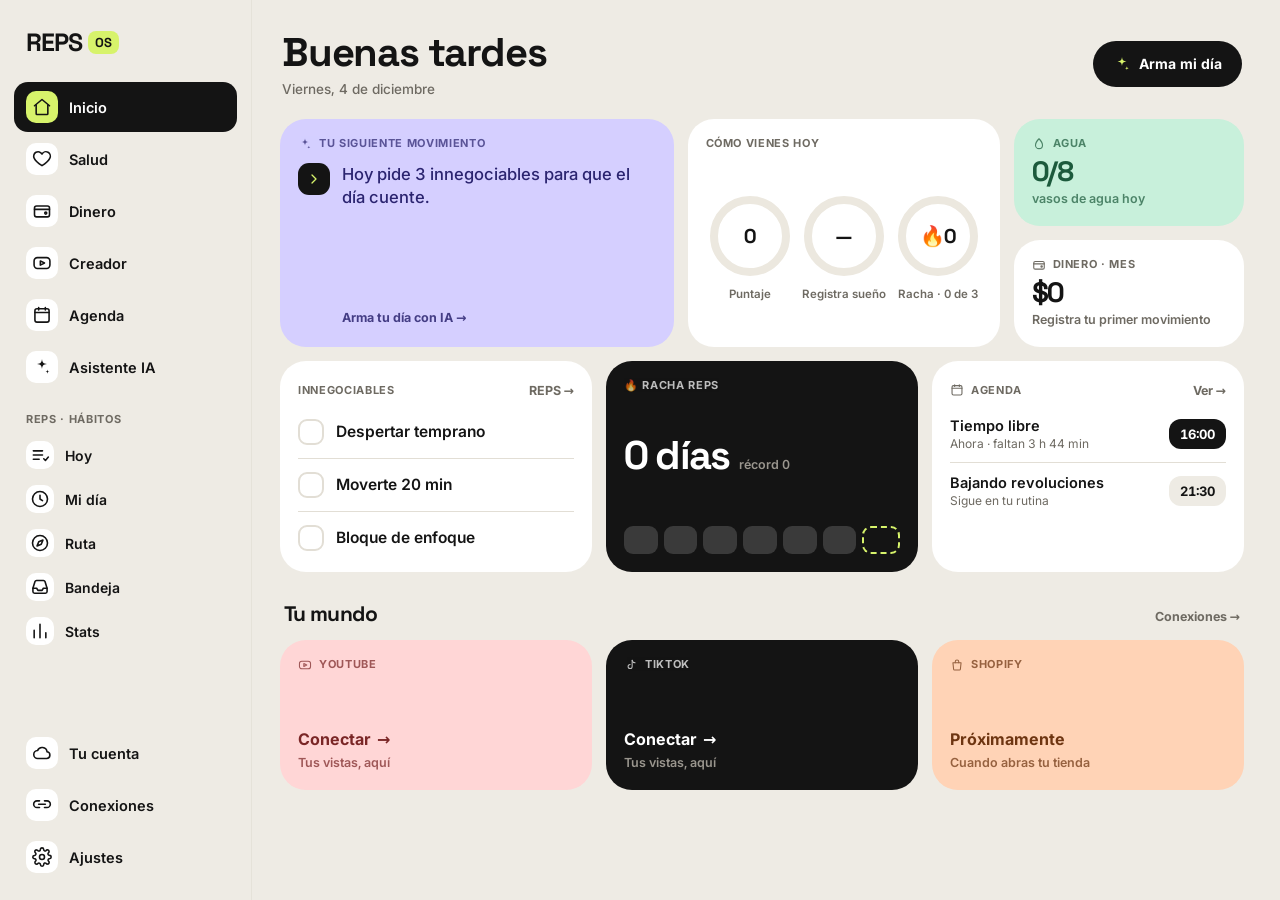
<file: index.html>
<!DOCTYPE html>
<html lang="es">
<head>
<meta charset="UTF-8">
<meta name="viewport" content="width=device-width, initial-scale=1.0, viewport-fit=cover">
<meta name="theme-color" content="#eeebe4">
<title>REPS</title>
<link rel="manifest" href="manifest.json">
<link rel="icon" type="image/png" href="icons/icon-192.png">
<link rel="apple-touch-icon" href="icons/icon-192.png">
<link rel="stylesheet" href="css/styles.css">
<link rel="stylesheet" href="css/bento.css">
<link rel="stylesheet" href="css/os.css">
</head>
<body>

  <div class="intro" id="intro" aria-hidden="true">
    <div class="in-logo">REPS<span>.</span></div>
    <div class="in-line" id="introLine"></div>
  </div>

  <button class="gear" id="themeBtn" aria-label="Cambiar tema">⚙</button>
  <div class="eyebrow" id="eyebrow">Sistema diario</div>
  <h1>REPS<span>.</span></h1>
  <div class="fecha" id="fecha"></div>

  <div class="tabs" role="tablist">
    <button class="tab active" data-panel="p-hoy" role="tab"><span class="tab-ic"><svg viewBox="0 0 24 24" fill="none" stroke="currentColor" stroke-width="1.8" stroke-linecap="round" stroke-linejoin="round"><path d="M3 10.5 12 3l9 7.5"/><path d="M5 9.5V20a1 1 0 0 0 1 1h12a1 1 0 0 0 1-1V9.5"/><path d="M9.5 21v-6h5v6"/></svg></span>Hoy</button>
    <button class="tab" data-panel="p-dia" role="tab"><span class="tab-ic"><svg viewBox="0 0 24 24" fill="none" stroke="currentColor" stroke-width="1.8" stroke-linecap="round" stroke-linejoin="round"><rect x="3.5" y="4.5" width="17" height="16" rx="2.5"/><path d="M3.5 9h17M8 3v3M16 3v3"/></svg></span>Mi día</button>
    <button class="tab" data-panel="p-ruta" role="tab"><span class="tab-ic"><svg viewBox="0 0 24 24" fill="none" stroke="currentColor" stroke-width="1.8" stroke-linecap="round" stroke-linejoin="round"><circle cx="12" cy="12" r="9"/><path d="m15.5 8.5-2 5-5 2 2-5z"/></svg></span>Ruta</button>
    <button class="tab" data-panel="p-bandeja" role="tab"><span class="tab-ic"><svg viewBox="0 0 24 24" fill="none" stroke="currentColor" stroke-width="1.8" stroke-linecap="round" stroke-linejoin="round"><path d="M3.5 13.5 6 5.5a2 2 0 0 1 1.9-1.4h8.2A2 2 0 0 1 18 5.5l2.5 8"/><path d="M3.5 13.5H8l1.5 2.5h5L16 13.5h4.5v4a2 2 0 0 1-2 2h-13a2 2 0 0 1-2-2z"/></svg></span>Bandeja</button>
    <button class="tab" data-panel="p-stats" role="tab"><span class="tab-ic"><svg viewBox="0 0 24 24" fill="none" stroke="currentColor" stroke-width="1.8" stroke-linecap="round" stroke-linejoin="round"><path d="M5 20V11M12 20V4M19 20v-6"/></svg></span>Stats</button>
  </div>

  <div class="panel active" id="p-hoy">
    <button class="mantra" id="mantra" type="button" hidden></button>
    <button class="story-ring" id="storyRing" type="button"><span class="sr-emoji" id="srEmoji">🔥</span><span class="sr-lbl">Tu día</span></button>
    <div class="plan-hoy" id="planHoy" hidden><b>Plan de hoy</b> <span id="planHoyTxt"></span><span class="ph-flex" id="planHoyFlex" hidden></span></div>
    <div class="brief" id="brief" hidden>
      <div class="brief-head"><span class="brief-t" id="briefT">Tu mañana</span><button class="brief-ref" id="briefRef" aria-label="Actualizar resumen">↻</button></div>
      <div class="brief-body" id="briefBody"></div>
    </div>
    <button class="ai-btn ai-wide" id="armaDia" style="margin-top:12px"><svg class="ai-spark" viewBox="0 0 24 24" fill="currentColor" aria-hidden="true"><path d="M12 2c.4 3.6 1.4 4.6 5 5-3.6.4-4.6 1.4-5 5-.4-3.6-1.4-4.6-5-5 3.6-.4 4.6-1.4 5-5z"/></svg>Arma mi día</button>
    <div class="brief" id="diaPlanCard" hidden>
      <div class="brief-head"><span class="brief-t">Tu plan de hoy</span><button class="brief-ref" id="diaPlanClear" aria-label="Quitar">✕</button></div>
      <div class="brief-body" id="diaPlanBody"></div>
    </div>
    <div class="ahora" id="ahora" hidden>
      <div class="ah-top"><span class="ah-lbl">AHORA</span><span class="ah-rest" id="ahRest"></span></div>
      <div class="ah-name" id="ahName"></div>
      <div class="ah-bar"><i id="ahBar"></i></div>
      <div class="ah-next" id="ahNext"></div>
    </div>
    <div class="streak" style="margin-top:16px">
      <div><div class="num" id="streakNum">0</div></div>
      <div>
        <div class="lbl">Racha de días ganados</div>
        <div class="sub" id="streakSub">Gana hoy para encenderla.</div>
        <div class="frz" id="frzInfo" hidden></div>
        <div class="pres" id="presInfo" hidden></div>
        <div class="warn" id="streakWarn" hidden>⚠ Ayer no cayó. No falles 2 seguidos.</div>
      </div>
      <div class="ring" id="dayRing" aria-label="Progreso de innegociables"><div class="ring-in"><span id="ringTxt">0/0</span></div></div>
    </div>
    <div class="viaje-banner" id="viajeBanner" hidden>
      <span id="viajeTxt">✈️ Modo viaje activo — hoy no cuenta, tu racha descansa contigo.</span>
      <button type="button" id="viajeOff">Terminar</button>
    </div>
    <button class="cuenta-card" id="cuentaCard" type="button" hidden></button>
    <div class="pide" id="pide" hidden></div>
    <div class="empuje" id="empuje" hidden></div>
    <div class="riesgo" id="riesgoCard" hidden></div>
    <div class="frase" id="frase" hidden></div>
    <div class="rescate" id="rescate" hidden>
      <div class="rs-title">🌱 Modo rescate</div>
      <div class="rs-body" id="rescateTxt"></div>
      <div class="rs-carta" id="rsCarta" hidden>
        <div class="rs-carta-de" id="rsCartaDe"></div>
        <div class="rs-carta-txt" id="rsCartaTxt"></div>
      </div>
    </div>
    <div class="ritual" id="ritual" hidden>
      <div class="ri-title" id="ritualTxt"></div>
      <div class="ri-opts" id="ritualOpts"></div>
    </div>
    <div class="week" id="week"></div>
    <div class="compa" id="compa" hidden>
      <span class="co-edit">Personalizar</span>
      <div class="co-emoji" id="compaEmoji">🌱</div>
      <div class="co-body">
        <div class="co-nombre" id="compaNombre"></div>
        <div class="co-sub" id="compaSub"></div>
        <div class="co-bar"><i id="compaBar"></i></div>
      </div>
    </div>
    <div id="despWrap"></div>
    <div class="energia" id="energiaCard">
      <div class="en-head"><span class="en-title">¿Cómo vienes de energía?</span></div>
      <div class="en-opts" id="enOpts">
        <button type="button" class="en-opt" data-en="verde">🟢<span>Con todo</span></button>
        <button type="button" class="en-opt" data-en="ambar">🟡<span>Normal</span></button>
        <button type="button" class="en-opt" data-en="rojo">🔴<span>Bajo</span></button>
      </div>
      <div class="en-sug" id="enSug" hidden></div>
    </div>
    <div class="solo-banner" id="soloBanner" hidden>
      <span id="soloTxt">🎯 Modo un solo hábito</span>
      <button type="button" id="soloExit">Ver todos</button>
    </div>
    <div class="checkin" id="checkinCard" hidden>
      <span class="ci-q">¿Cómo va tu ánimo ahora?</span>
      <div class="ci-opts" id="ciOpts">
        <button type="button" class="ci-opt" data-ci="bien">😊</button>
        <button type="button" class="ci-opt" data-ci="regular">😐</button>
        <button type="button" class="ci-opt" data-ci="mal">😔</button>
      </div>
    </div>
    <div class="sec" id="secCore">
      <div class="sec-head"><h2>Innegociables</h2><div class="tag" id="coreTag">3/3 = día ganado</div></div>
      <div id="coreList"></div>
    </div>
    <div class="sec" id="secExtra">
      <div class="sec-head"><h2>Suman puntos</h2><div class="tag" style="color:var(--teal)">extra</div></div>
      <div id="extraList"></div>
    </div>
    <div class="sec" id="evitarSec" hidden>
      <div class="sec-head"><h2>Sin recaídas</h2><button class="mini-link" id="evitarEdit">Editar</button></div>
      <div id="evitarList"></div>
    </div>
    <div class="edit-hab"><button id="editHabBtn">Editar hábitos</button></div>
    <div class="stamp-wrap"><div class="stamp" id="stamp">Día ganado</div></div>
    <div class="prog" id="prog">
      <div class="p-row"><span>DÍA COMPLETO</span><span id="progPct">0%</span></div>
      <div class="bar"><i id="progBar"></i></div>
    </div>
    <div class="sec">
      <div class="sec-head"><h2>Cierre del día</h2><div class="tag">2 min antes de dormir</div></div>
      <div class="cierre">
        <div class="c-q">¿Cómo estuvo hoy?</div>
        <div class="moods">
          <button class="mood" data-mood="bien">🔥 Bien</button>
          <button class="mood" data-mood="regular">😐 Regular</button>
          <button class="mood" data-mood="mal">💀 Mal</button>
        </div>
        <div class="c-emo-lbl">¿Cómo te sentiste? (opcional)</div>
        <div class="emo-row" id="emoRow"></div>
        <label class="c-lbl" for="notasHoy">Notas / errores de hoy</label>
        <textarea id="notasHoy" rows="2" placeholder="¿Qué funcionó? ¿Qué no?"></textarea>
        <label class="c-lbl" for="planManana">Plan de mañana</label>
        <textarea id="planManana" rows="2" placeholder="Ej: salgo a las 10, psicólogo 19:30"></textarea>
        <button id="cierreBtn" class="c-save">Guardar cierre</button>
      </div>
    </div>
    <div class="regla">
      <b>La regla:</b> un día malo es normal. <b>Dos seguidos</b> es volver al patrón viejo. Para ganar el día, cumple tus innegociables (los marcados como ⭐ core).
    </div>
    <div class="reset">
      <button id="exportBtn">Exportar respaldo</button>
      <button id="importBtn">Importar respaldo</button>
      <button id="resetBtn">Borrar todo el historial</button>
      <input type="file" id="importFile" accept=".json,application/json" hidden>
    </div>
  </div>

  <div class="panel" id="p-dia">
    <div class="psem-card" id="semPlanCard" hidden>
      <div class="ps-title">Esta semana</div>
      <div class="ps-line" id="spFoco" hidden></div>
      <div class="ps-line" id="spPend" hidden></div>
      <div class="ps-line" id="spEven" hidden></div>
    </div>
    <div class="rut-acts" style="margin:10px 0 0">
      <button id="planSemBtn">Planear la semana</button>
      <button id="iaBtn" class="ai-btn"><svg class="ai-spark" viewBox="0 0 24 24" fill="currentColor" aria-hidden="true"><path d="M12 2c.4 3.6 1.4 4.6 5 5-3.6.4-4.6 1.4-5 5-.4-3.6-1.4-4.6-5-5 3.6-.4 4.6-1.4 5-5z"/></svg>Asistente</button>
    </div>
    <div class="week-plan">
      <div class="wp-head">
        <button class="cal-nav" id="wpPrev" aria-label="Semana anterior">‹</button>
        <div class="wp-title" id="wpTitle"></div>
        <button class="cal-nav" id="wpNext" aria-label="Semana siguiente">›</button>
      </div>
      <div id="wpList"></div>
      <button id="semIA" class="ai-btn ai-wide"><svg class="ai-spark" viewBox="0 0 24 24" fill="currentColor" aria-hidden="true"><path d="M12 2c.4 3.6 1.4 4.6 5 5-3.6.4-4.6 1.4-5 5-.4-3.6-1.4-4.6-5-5 3.6-.4 4.6-1.4 5-5z"/></svg>Diseñar mi semana</button>
      <div class="wp-note">Tip de domingo: pasa a la semana entrante con › y déjala planeada.</div>
    </div>
    <div class="week-cierre">
      <div class="sec-head"><h2>Cierre de semana</h2><div class="tag" id="wcTag">domingo, 2 min</div></div>
      <div class="cierre">
        <div class="c-q">¿Cómo estuvo la semana?</div>
        <div class="moods" id="wcMoods">
          <button class="mood" data-wcmood="bien">🔥 Bien</button>
          <button class="mood" data-wcmood="regular">😐 Regular</button>
          <button class="mood" data-wcmood="mal">💀 Mal</button>
        </div>
        <label class="c-lbl" for="wcMejor">Lo mejor de la semana</label>
        <textarea id="wcMejor" rows="2" placeholder="¿Qué salió bien? ¿De qué te sientes orgulloso?"></textarea>
        <label class="c-lbl" for="wcIntencion">Intención para la próxima</label>
        <textarea id="wcIntencion" rows="2" placeholder="Una sola cosa en la que enfocarte"></textarea>
      </div>
    </div>
    <div class="leyenda">
      <span class="a"><i></i>Estructura (3 hrs)</span>
      <span class="b"><i></i>Libre (~11 hrs)</span>
    </div>
    <div class="tl" id="tlList"></div>
    <div class="rut-acts">
      <button id="armarBtn">⏰ Armar alarmas del día</button>
      <button id="editRutBtn">✏️ Editar rutina</button>
    </div>
    <div class="regla" style="margin-top:14px">
      <b>Proporción:</b> 20% orden, 80% libertad. Un sistema que sobrevive a los días sin motivación.
    </div>
    <div class="sec" id="diarioSec" style="margin-top:20px">
      <button class="mas-item" id="diarioOpen" style="margin:0">
        <span class="mas-ic"><svg viewBox="0 0 24 24" fill="none" stroke="currentColor" stroke-width="1.7" stroke-linecap="round" stroke-linejoin="round"><path d="M5 4.5A1.5 1.5 0 0 1 6.5 3H19v18H6.5A1.5 1.5 0 0 1 5 19.5z"/><path d="M9 7h6M9 11h6M9 15h3"/></svg></span>
        <span class="mas-tx"><b>Diario</b><i>Tu espacio para escribir sobre el día</i></span>
        <span class="mas-go"><svg viewBox="0 0 24 24" fill="none" stroke="currentColor" stroke-width="2" stroke-linecap="round" stroke-linejoin="round"><path d="m9 6 6 6-6 6"/></svg></span>
      </button>
      <button class="mas-item" id="suenoOpen" style="margin:8px 0 0">
        <span class="mas-ic"><svg viewBox="0 0 24 24" fill="none" stroke="currentColor" stroke-width="1.7" stroke-linecap="round" stroke-linejoin="round"><path d="M20 14.5A8 8 0 0 1 9.5 4 8 8 0 1 0 20 14.5z"/></svg></span>
        <span class="mas-tx"><b>Sueño</b><i>A qué hora dormiste y despertaste</i></span>
        <span class="mas-go"><svg viewBox="0 0 24 24" fill="none" stroke="currentColor" stroke-width="2" stroke-linecap="round" stroke-linejoin="round"><path d="m9 6 6 6-6 6"/></svg></span>
      </button>
    </div>
  </div>

  <div class="theme-wrap" id="diarioWrap" hidden>
    <div class="theme-sheet">
      <div class="t-head"><h2>Diario</h2><button id="diarioClose" aria-label="Cerrar">✕</button></div>
      <div class="t-note" style="margin-bottom:8px">Privado, solo en este dispositivo. Escribe sin filtro sobre tu día.</div>
      <button class="ia-tool" id="diarioPregunta" style="width:100%;margin-bottom:8px">🤖 Dame una pregunta para escribir</button>
      <div class="diario-prompt" id="diarioPrompt" hidden></div>
      <textarea id="diarioTxt" rows="6" placeholder="¿Cómo va tu día? Lo que sientas, sin filtro…"></textarea>
      <div class="diario-list" id="diarioList"></div>
    </div>
  </div>

  <div class="theme-wrap" id="suenoWrap" hidden>
    <div class="theme-sheet">
      <div class="t-head"><h2>Sueño</h2><button id="suenoClose" aria-label="Cerrar">✕</button></div>
      <div class="sueno-hoy">
        <div class="sn-num" id="snHoras">—</div>
        <div class="sn-lbl" id="snProm">Registra tu noche de hoy</div>
      </div>
      <div class="t-row"><label for="snAcostar">Me acosté</label><input type="time" id="snAcostar" class="desp-meta"></div>
      <div class="t-row"><label for="snDespertar">Desperté</label><input type="time" id="snDespertar" class="desp-meta"></div>
      <div class="t-note">Si te dormiste después de medianoche, igual se calcula bien.</div>
      <div class="t-sub">Últimas noches</div>
      <div id="snList"></div>
    </div>
  </div>

  <div class="theme-wrap" id="cadenaWrap" hidden>
    <div class="theme-sheet">
      <div class="t-head"><h2 id="cadTitle">Cadena</h2><button id="cadClose" aria-label="Cerrar">✕</button></div>
      <div class="cad-stats">
        <div class="cad-stat"><div class="cad-num" id="cadRacha">0</div><div class="cad-lbl">racha actual</div></div>
        <div class="cad-stat"><div class="cad-num" id="cadMejor">0</div><div class="cad-lbl">mejor racha</div></div>
        <div class="cad-stat"><div class="cad-num" id="cadTotal">0</div><div class="cad-lbl">veces hecho</div></div>
      </div>
      <div class="cad-frase" id="cadFrase"></div>
      <div class="cad-grid" id="cadGrid"></div>
      <div class="cad-leyenda"><span class="cl-item"><span class="cl-dot done"></span>hecho</span><span class="cl-item"><span class="cl-dot miss"></span>fallado</span><span class="cl-item"><span class="cl-dot off"></span>no tocaba</span></div>
    </div>
  </div>

  <div class="theme-wrap" id="anioWrap" hidden>
    <div class="theme-sheet">
      <div class="t-head"><h2 id="anioTitle">Tu año en REPS</h2><button id="anioClose" aria-label="Cerrar">✕</button></div>
      <div class="anio-hero">
        <div class="an-big" id="anBig">0</div>
        <div class="an-big-lbl">días ganados este año</div>
      </div>
      <div class="anio-grid" id="anioGrid"></div>
      <div class="anio-frase" id="anioFrase"></div>
    </div>
  </div>

  <div class="panel" id="p-ruta">
    <div class="metas">
      <div class="sec-head"><h2>Mis metas</h2><div class="tag" id="metasTag"></div></div>
      <div class="meta-add">
        <input id="metaInput" type="text" placeholder="Una meta que quieras cumplir…" autocomplete="off" maxlength="120">
        <div class="meta-plazos" id="metaPlazos">
          <button class="meta-plazo on" type="button" data-plazo="corto">Corto</button>
          <button class="meta-plazo" type="button" data-plazo="mediano">Mediano</button>
          <button class="meta-plazo" type="button" data-plazo="largo">Largo</button>
          <button class="meta-go" id="metaAdd" type="button" aria-label="Agregar meta">＋</button>
        </div>
      </div>
      <div id="metasList"></div>
    </div>
    <div class="metas" style="margin-top:20px">
      <div class="sec-head"><h2>Recompensas</h2><div class="tag">tratos contigo mismo</div></div>
      <div class="meta-add">
        <input id="recompInput" type="text" placeholder="El premio (ej: los tenis nuevos)…" autocomplete="off" maxlength="80">
        <div class="meta-plazos">
          <input id="recompDias" type="number" class="recomp-dias" min="1" max="999" placeholder="días" inputmode="numeric">
          <span class="recomp-lbl">días ganados y es tuyo</span>
          <button class="meta-go" id="recompAdd" type="button" aria-label="Agregar recompensa">＋</button>
        </div>
      </div>
      <div id="recompList"></div>
    </div>
    <div class="metas" style="margin-top:20px">
      <div class="sec-head"><h2>Recordatorios</h2><div class="tag" id="recTag">del día</div></div>
      <div class="meta-add">
        <input id="recInput" type="text" placeholder="Ej: tomar la medicina…" autocomplete="off" maxlength="60">
        <div class="meta-plazos">
          <input id="recHora" type="time" class="rec-hora">
          <button class="meta-go" id="recAdd" type="button" aria-label="Agregar recordatorio">＋</button>
        </div>
      </div>
      <div id="recList"></div>
      <div class="t-note" style="margin-top:8px">Paloméalos cuando los cumplas: suman a tu puntaje del día. Con hora, también te avisan (si tienes notificaciones activas).</div>
    </div>
    <div class="sec-head" style="margin-top:24px"><h2>La ruta</h2><div class="tag">tu mapa de capas</div></div>
    <div id="capasList"></div>
    <div class="rut-acts" style="margin-top:10px">
      <button id="capasEdit">Editar mi ruta</button>
      <button id="capasIA" class="ai-btn"><svg class="ai-spark" viewBox="0 0 24 24" fill="currentColor" aria-hidden="true"><path d="M12 2c.4 3.6 1.4 4.6 5 5-3.6.4-4.6 1.4-5 5-.4-3.6-1.4-4.6-5-5 3.6-.4 4.6-1.4 5-5z"/></svg>Diseñar con IA</button>
    </div>
    <div class="nota-ruta">
      <b>Por qué en fila:</b> la motivación es un pico, no una meseta. Cada capa entra cuando la anterior ya no pide fuerza de voluntad.
    </div>
  </div>

  <div class="panel" id="p-stats">
    <div class="insight-prox" id="insightProx" hidden></div>
    <div class="resumen" id="resumenCard">
      <div class="rz-title">Esta semana</div>
      <div class="rz-grid">
        <div class="rz-tile"><div class="rz-num" id="rzDias">0/7</div><div class="rz-lbl">Días ganados</div></div>
        <div class="rz-tile"><div class="rz-num" id="rzAnimo">·</div><div class="rz-lbl">Ánimo</div></div>
        <div class="rz-tile"><div class="rz-num" id="rzFoco">0h</div><div class="rz-lbl">Foco total</div></div>
        <div class="rz-tile"><div class="rz-num" id="rzSaldo">$0</div><div class="rz-lbl">Saldo del mes</div></div>
        <div class="rz-tile"><div class="rz-num" id="rzRacha">0</div><div class="rz-lbl">Racha actual</div></div>
        <div class="rz-tile"><div class="rz-num" id="rzIdeas">0</div><div class="rz-lbl">Ideas pendientes</div></div>
      </div>
      <button class="anio-btn" id="anioOpen">✦ Tu año en REPS</button>
    </div>
    <div class="score" id="scoreCard">
      <div class="sc-ring" id="scRing"><div class="sc-num" id="scNum">0</div></div>
      <div class="sc-body">
        <div class="sc-lbl">Puntaje de hoy</div>
        <div class="sc-msg" id="scMsg"></div>
        <div class="sc-spark" id="scSpark"></div>
        <div class="sc-leg">Últimos 7 días</div>
      </div>
    </div>
    <div class="stats-grid">
      <div class="stat-card"><div class="stat-num" id="stTotal">0</div><div class="stat-lbl">Días ganados</div></div>
      <div class="stat-card"><div class="stat-num" id="stBest">0</div><div class="stat-lbl">Mejor racha</div></div>
      <div class="stat-card"><div class="stat-num" id="stNow">0</div><div class="stat-lbl">Racha actual</div></div>
      <div class="stat-card"><div class="stat-num" id="stMonth">0%</div><div class="stat-lbl">Último mes</div></div>
    </div>
    <div class="pulso" id="pulso">
      <div class="pu-top">
        <div class="pu-dot" id="pulsoDot"></div>
        <div class="pu-txt"><div class="pu-nivel" id="pulsoNivel"></div><div class="pu-msg" id="pulsoMsg"></div></div>
      </div>
      <div class="pu-chart" id="pulsoChart"></div>
      <div class="pu-legend">Tu ánimo por semana (de los cierres). Ocho semanas.</div>
    </div>
    <div class="cal">
      <div class="cal-head">
        <button class="cal-nav" id="calPrev" aria-label="Mes anterior">‹</button>
        <div class="cal-title" id="calTitle"></div>
        <button class="cal-nav" id="calNext" aria-label="Mes siguiente">›</button>
      </div>
      <div class="cal-grid" id="calGrid"></div>
    </div>
    <div class="cal-detail" id="calDetail" hidden>
      <div class="cd-head"><span id="cdFecha"></span><span class="cd-estado" id="cdEstado"></span></div>
      <div class="cd-hint">Puedes completarlo aunque sea después — sé honesto contigo, no perfecto.</div>
      <div class="cd-block">
        <div class="cd-lbl">Hábitos de ese día</div>
        <div id="cdHabList"></div>
      </div>
      <div class="cd-block">
        <div class="cd-lbl">¿Cómo estuvo?</div>
        <div class="cd-moods" id="cdMoods"></div>
      </div>
      <div class="cd-block" id="cdDespWrap"></div>
      <div class="cd-block">
        <div class="cd-lbl">Notas</div>
        <textarea id="cdNotasInp" class="cd-notas" rows="3" placeholder="Algo que recuerdas de ese día: lo que pasó, lo que salió bien, por qué llegaste cansado…"></textarea>
      </div>
    </div>
    <button class="share-btn" id="shareBtn">📤 Compartir mi mes</button>
    <div class="mesvs" id="mesVs" hidden></div>
    <div class="recap" id="recapSem" hidden>
      <div class="rp-title">📬 Tu semana pasada</div>
      <div class="rp-grid" id="rpGrid"></div>
      <div class="rp-extra" id="rpExtra"></div>
    </div>
    <div class="sec">
      <div class="sec-head"><h2>Tu año</h2><div class="tag" id="yearTag"></div></div>
      <select id="heatHab" class="heat-hab" aria-label="Ver por hábito"><option value="">Todos (día ganado)</option></select>
      <div class="heatwrap"><div class="heat" id="heat"></div></div>
      <button class="share-btn" id="shareYearBtn" style="margin-top:10px">🗓️ Compartir mi año</button>
    </div>
    <div class="datos-tools">
      <button class="datos-tool" id="openTimeline">📈 Línea de tiempo</button>
      <button class="datos-tool" id="openVsTu">⚖️ Tú vs tú</button>
      <button class="datos-tool" id="shareProgreso">📤 Compartir progreso</button>
    </div>
    <div class="sec">
      <div class="sec-head"><h2>Identidad</h2><div class="tag">cada rep, un voto por quién eres</div></div>
      <div class="ident" id="identList"></div>
    </div>
    <div class="sec">
      <div class="sec-head"><h2>El Espejo</h2><button class="brutal-toggle" id="brutalToggle" type="button">modo brutal</button></div>
      <div class="espejo" id="espejoList"></div>
      <div class="brutal-card" id="brutalCard" hidden></div>
    </div>
    <div class="sec">
      <div class="sec-head"><h2>Museo</h2><div class="tag">evidencia, no ánimo vacío</div></div>
      <div class="espejo" id="museoList"></div>
    </div>
    <div class="regla" style="margin-top:16px">
      <b>Se lee así:</b> ámbar lleno = día ganado. Solo borde = algo cayó, pero no los 3 core. Punto = día con cierre. <b>Toca cualquier día pasado</b> para ver su detalle.
    </div>
  </div>

  <div class="panel" id="p-bandeja">
    <div class="tray-search">
      <input type="search" id="traySearch" placeholder="🔍 Buscar en tus ideas…" aria-label="Buscar ideas">
    </div>
    <div class="chips" id="trayFilters"></div>
    <div id="trayList"></div>
    <div class="tray-empty" id="trayEmpty">Nada por aquí. Escribe abajo tu primera idea 👇</div>
    <div class="composer">
      <div class="catpick" id="catPick">
        <div class="cp-q">¿Dónde va? <span id="cpText"></span></div>
        <div class="cp-sug" id="cpSug" hidden></div>
        <div class="cp-opts" id="cpOpts"></div>
        <button type="button" class="cp-cancel" id="cpCancel">Cancelar</button>
      </div>
      <form id="trayForm">
        <textarea id="trayInput" rows="1" placeholder="Captura una idea…" autocomplete="off"></textarea>
        <button class="mic" type="button" id="trayMic" aria-label="Dictar por voz" hidden><svg viewBox="0 0 24 24" fill="none" stroke="currentColor" stroke-width="1.8" stroke-linecap="round" stroke-linejoin="round"><rect x="9" y="3" width="6" height="11" rx="3"/><path d="M6 11a6 6 0 0 0 12 0M12 17v3"/></svg></button>
        <button class="send" type="submit" aria-label="Guardar idea">＋</button>
      </form>
    </div>
  </div>

  <div class="theme-wrap" id="masWrap" hidden>
    <div class="theme-sheet">
      <div class="t-head"><h2>Ajustes</h2><button id="masClose" aria-label="Cerrar">✕</button></div>

      <div class="mas-sec">Dinero</div>
      <button class="mas-item" id="masFin"><span class="mas-ic"><svg viewBox="0 0 24 24" fill="none" stroke="currentColor" stroke-width="1.7" stroke-linecap="round" stroke-linejoin="round"><rect x="3" y="6" width="18" height="13" rx="2.5"/><path d="M3 10h18"/><circle cx="16.5" cy="14.5" r="1.2"/></svg></span><span class="mas-tx"><b>Finanzas</b><i>Gastos, ingresos, presupuesto y ahorro</i></span><span class="mas-go"><svg viewBox="0 0 24 24" fill="none" stroke="currentColor" stroke-width="2" stroke-linecap="round" stroke-linejoin="round"><path d="m9 6 6 6-6 6"/></svg></span></button>

      <div class="mas-sec">Apariencia</div>
      <button class="mas-item" id="masApariencia"><span class="mas-ic"><svg viewBox="0 0 24 24" fill="none" stroke="currentColor" stroke-width="1.7" stroke-linecap="round" stroke-linejoin="round"><circle cx="12" cy="12" r="9"/><path d="M12 3a9 9 0 0 0 0 18z" fill="currentColor" stroke="none"/></svg></span><span class="mas-tx"><b>Tema y diseño</b><i>Color, distribución, tipografía, efectos</i></span><span class="mas-go"><svg viewBox="0 0 24 24" fill="none" stroke="currentColor" stroke-width="2" stroke-linecap="round" stroke-linejoin="round"><path d="m9 6 6 6-6 6"/></svg></span></button>

      <div class="mas-sec">Recordatorios</div>
      <button class="mas-item" id="masNotif"><span class="mas-ic"><svg viewBox="0 0 24 24" fill="none" stroke="currentColor" stroke-width="1.7" stroke-linecap="round" stroke-linejoin="round"><path d="M18 8a6 6 0 0 0-12 0c0 6-2.5 8-2.5 8h17S18 14 18 8Z"/><path d="M10.5 20.5a2 2 0 0 0 3 0"/></svg></span><span class="mas-tx"><b>Avisos y sonido</b><i>Notificaciones, sonidos, despertar a tiempo</i></span><span class="mas-go"><svg viewBox="0 0 24 24" fill="none" stroke="currentColor" stroke-width="2" stroke-linecap="round" stroke-linejoin="round"><path d="m9 6 6 6-6 6"/></svg></span></button>

      <div class="mas-sec">Bienestar</div>
      <button class="mas-item" id="masBienestar"><span class="mas-ic"><svg viewBox="0 0 24 24" fill="none" stroke="currentColor" stroke-width="1.7" stroke-linecap="round" stroke-linejoin="round"><path d="M12 21s-7-4.5-9.5-9A5 5 0 0 1 12 6a5 5 0 0 1 9.5 6C19 16.5 12 21 12 21z"/></svg></span><span class="mas-tx"><b>Bienestar</b><i>Respiración, gratitud, agua, pausas, sueño</i></span><span class="mas-go"><svg viewBox="0 0 24 24" fill="none" stroke="currentColor" stroke-width="2" stroke-linecap="round" stroke-linejoin="round"><path d="m9 6 6 6-6 6"/></svg></span></button>

      <button class="mas-item" id="masEventos"><span class="mas-ic"><svg viewBox="0 0 24 24" fill="none" stroke="currentColor" stroke-width="1.7" stroke-linecap="round" stroke-linejoin="round"><rect x="3" y="4.5" width="18" height="16" rx="2.5"/><path d="M3 9h18M8 3v3M16 3v3"/></svg></span><span class="mas-tx"><b>Cuenta regresiva</b><i>Días para un examen, viaje o evento</i></span><span class="mas-go"><svg viewBox="0 0 24 24" fill="none" stroke="currentColor" stroke-width="2" stroke-linecap="round" stroke-linejoin="round"><path d="m9 6 6 6-6 6"/></svg></span></button>
      <button class="mas-item" id="masViaje"><span class="mas-ic"><svg viewBox="0 0 24 24" fill="none" stroke="currentColor" stroke-width="1.7" stroke-linecap="round" stroke-linejoin="round"><path d="M2 16l20-6-6 20-3-8-8-3 3-3z"/></svg></span><span class="mas-tx"><b>Modo viaje</b><i id="masViajeSub">Pausa expectativas sin romper tu racha</i></span><span class="mas-go" id="masViajeState"></span></button>

      <div class="mas-sec">Tu sistema</div>
      <button class="mas-item" id="masHabitos"><span class="mas-ic"><svg viewBox="0 0 24 24" fill="none" stroke="currentColor" stroke-width="1.7" stroke-linecap="round" stroke-linejoin="round"><path d="M4 7h11M4 12h11M4 17h7"/><path d="m17.5 6.5 1.5 1.5 3-3"/></svg></span><span class="mas-tx"><b>Hábitos</b><i>Editar tus hábitos y core</i></span><span class="mas-go"><svg viewBox="0 0 24 24" fill="none" stroke="currentColor" stroke-width="2" stroke-linecap="round" stroke-linejoin="round"><path d="m9 6 6 6-6 6"/></svg></span></button>
      <button class="mas-item" id="masRutina"><span class="mas-ic"><svg viewBox="0 0 24 24" fill="none" stroke="currentColor" stroke-width="1.7" stroke-linecap="round" stroke-linejoin="round"><circle cx="12" cy="12" r="9"/><path d="M12 7.5V12l3 2"/></svg></span><span class="mas-tx"><b>Rutina del día</b><i>Editar los bloques de tu día</i></span><span class="mas-go"><svg viewBox="0 0 24 24" fill="none" stroke="currentColor" stroke-width="2" stroke-linecap="round" stroke-linejoin="round"><path d="m9 6 6 6-6 6"/></svg></span></button>
      <button class="mas-item" id="masEvitar"><span class="mas-ic"><svg viewBox="0 0 24 24" fill="none" stroke="currentColor" stroke-width="1.7" stroke-linecap="round" stroke-linejoin="round"><circle cx="12" cy="12" r="9"/><path d="m6 6 12 12"/></svg></span><span class="mas-tx"><b>Días sin…</b><i>Deja un vicio: cuenta tus días limpios</i></span><span class="mas-go"><svg viewBox="0 0 24 24" fill="none" stroke="currentColor" stroke-width="2" stroke-linecap="round" stroke-linejoin="round"><path d="m9 6 6 6-6 6"/></svg></span></button>
      <button class="mas-item" id="masKanban"><span class="mas-ic"><svg viewBox="0 0 24 24" fill="none" stroke="currentColor" stroke-width="1.7" stroke-linecap="round" stroke-linejoin="round"><rect x="3" y="4" width="5" height="16" rx="1.5"/><rect x="9.5" y="4" width="5" height="11" rx="1.5"/><rect x="16" y="4" width="5" height="7" rx="1.5"/></svg></span><span class="mas-tx"><b>Tablero</b><i>Kanban para tus proyectos</i></span><span class="mas-go"><svg viewBox="0 0 24 24" fill="none" stroke="currentColor" stroke-width="2" stroke-linecap="round" stroke-linejoin="round"><path d="m9 6 6 6-6 6"/></svg></span></button>
      <button class="mas-item" id="masRetos"><span class="mas-ic"><svg viewBox="0 0 24 24" fill="none" stroke="currentColor" stroke-width="1.7" stroke-linecap="round" stroke-linejoin="round"><path d="M6 4v9a6 6 0 0 0 12 0V4z"/><path d="M6 8H3.5M18 8h2.5"/><path d="M9 20h6M12 19v-3"/></svg></span><span class="mas-tx"><b>Retos</b><i>Metas con fecha límite y barra de avance</i></span><span class="mas-go"><svg viewBox="0 0 24 24" fill="none" stroke="currentColor" stroke-width="2" stroke-linecap="round" stroke-linejoin="round"><path d="m9 6 6 6-6 6"/></svg></span></button>
      <button class="mas-item" id="masCarta"><span class="mas-ic"><svg viewBox="0 0 24 24" fill="none" stroke="currentColor" stroke-width="1.7" stroke-linecap="round" stroke-linejoin="round"><rect x="3" y="5" width="18" height="14" rx="2.5"/><path d="m3.5 7 8.5 6 8.5-6"/></svg></span><span class="mas-tx"><b>Carta a tu yo</b><i>Un mensaje para tus días difíciles</i></span><span class="mas-go"><svg viewBox="0 0 24 24" fill="none" stroke="currentColor" stroke-width="2" stroke-linecap="round" stroke-linejoin="round"><path d="m9 6 6 6-6 6"/></svg></span></button>
      <button class="mas-item" id="masCartaFuturo"><span class="mas-ic"><svg viewBox="0 0 24 24" fill="none" stroke="currentColor" stroke-width="1.7" stroke-linecap="round" stroke-linejoin="round"><circle cx="12" cy="12" r="9"/><path d="M12 7.5V12l3 2"/><path d="M20 5l1.5-1.5"/></svg></span><span class="mas-tx"><b>Carta a tu futuro yo</b><i>Escríbela hoy; se abre dentro de un año</i></span><span class="mas-go"><svg viewBox="0 0 24 24" fill="none" stroke="currentColor" stroke-width="2" stroke-linecap="round" stroke-linejoin="round"><path d="m9 6 6 6-6 6"/></svg></span></button>
      <button class="mas-item" id="masVictorias"><span class="mas-ic"><svg viewBox="0 0 24 24" fill="none" stroke="currentColor" stroke-width="1.7" stroke-linecap="round" stroke-linejoin="round"><path d="M6 4v9a6 6 0 0 0 12 0V4z"/><path d="M6 8H3.5M18 8h2.5"/><path d="M9 20h6"/></svg></span><span class="mas-tx"><b>Muro de victorias</b><i>Guarda tus momentos de orgullo</i></span><span class="mas-go"><svg viewBox="0 0 24 24" fill="none" stroke="currentColor" stroke-width="2" stroke-linecap="round" stroke-linejoin="round"><path d="m9 6 6 6-6 6"/></svg></span></button>
      <button class="mas-item" id="masPerfil"><span class="mas-ic"><svg viewBox="0 0 24 24" fill="none" stroke="currentColor" stroke-width="1.7" stroke-linecap="round" stroke-linejoin="round"><circle cx="12" cy="8" r="3.5"/><path d="M5.5 20a6.5 6.5 0 0 1 13 0"/></svg></span><span class="mas-tx"><b>Rehacer la bienvenida</b><i>Volver a armar tus hábitos</i></span><span class="mas-go"><svg viewBox="0 0 24 24" fill="none" stroke="currentColor" stroke-width="2" stroke-linecap="round" stroke-linejoin="round"><path d="m9 6 6 6-6 6"/></svg></span></button>

      <div class="mas-sec">Datos</div>
      <button class="mas-item" id="masExport"><span class="mas-ic"><svg viewBox="0 0 24 24" fill="none" stroke="currentColor" stroke-width="1.7" stroke-linecap="round" stroke-linejoin="round"><path d="M12 3v11m0 0 4-4m-4 4-4-4"/><path d="M4 17v2a2 2 0 0 0 2 2h12a2 2 0 0 0 2-2v-2"/></svg></span><span class="mas-tx"><b>Exportar respaldo</b><i>Guarda una copia de tus datos</i></span><span class="mas-go"><svg viewBox="0 0 24 24" fill="none" stroke="currentColor" stroke-width="2" stroke-linecap="round" stroke-linejoin="round"><path d="m9 6 6 6-6 6"/></svg></span></button>
      <button class="mas-item" id="masImport"><span class="mas-ic"><svg viewBox="0 0 24 24" fill="none" stroke="currentColor" stroke-width="1.7" stroke-linecap="round" stroke-linejoin="round"><path d="M12 14V3m0 0 4 4m-4-4-4 4"/><path d="M4 17v2a2 2 0 0 0 2 2h12a2 2 0 0 0 2-2v-2"/></svg></span><span class="mas-tx"><b>Importar respaldo</b><i>Restaura desde una copia</i></span><span class="mas-go"><svg viewBox="0 0 24 24" fill="none" stroke="currentColor" stroke-width="2" stroke-linecap="round" stroke-linejoin="round"><path d="m9 6 6 6-6 6"/></svg></span></button>
      <button class="mas-item mas-danger" id="masReset"><span class="mas-ic"><svg viewBox="0 0 24 24" fill="none" stroke="currentColor" stroke-width="1.7" stroke-linecap="round" stroke-linejoin="round"><path d="M4 7h16M9 7V5a2 2 0 0 1 2-2h2a2 2 0 0 1 2 2v2m-9 0 1 13a2 2 0 0 0 2 2h4a2 2 0 0 0 2-2l1-13"/></svg></span><span class="mas-tx"><b>Borrar todo el historial</b><i>No se puede deshacer</i></span><span class="mas-go"><svg viewBox="0 0 24 24" fill="none" stroke="currentColor" stroke-width="2" stroke-linecap="round" stroke-linejoin="round"><path d="m9 6 6 6-6 6"/></svg></span></button>
    </div>
  </div>

  <div class="theme-wrap" id="eventosWrap" hidden>
    <div class="theme-sheet">
      <div class="t-head"><h2>Cuenta regresiva</h2><button id="evClose" aria-label="Cerrar">✕</button></div>
      <div class="t-note" style="margin-bottom:10px">Fechas que importan: un examen, un viaje, un cumpleaños. La más cercana aparece en Hoy.</div>
      <div class="ev-add">
        <input type="text" id="evNombre" maxlength="40" placeholder="Nombre (ej. Examen final)">
        <div class="ev-add-row">
          <input type="date" id="evFecha" aria-label="Fecha">
          <button id="evAdd">＋</button>
        </div>
      </div>
      <div id="evList"></div>
    </div>
  </div>

  <div class="theme-wrap" id="timelineWrap" hidden>
    <div class="theme-sheet">
      <div class="t-head"><h2>Tu vida en REPS</h2><button id="tlClose" aria-label="Cerrar">✕</button></div>
      <div class="t-note" style="margin-bottom:10px">Cada mes desde que empezaste, mes a mes.</div>
      <div id="tlMeses"></div>
    </div>
  </div>

  <div class="theme-wrap" id="vsTuWrap" hidden>
    <div class="theme-sheet">
      <div class="t-head"><h2>Tú vs tú</h2><button id="vtClose" aria-label="Cerrar">✕</button></div>
      <div class="t-note" style="margin-bottom:10px">Este trimestre comparado con el anterior.</div>
      <div class="vt-cols"><div class="vt-col" id="vtPrev"></div><div class="vt-col vt-now" id="vtNow"></div></div>
      <div id="vtStats"></div>
    </div>
  </div>

  <div class="theme-wrap" id="bienestarWrap" hidden>
    <div class="theme-sheet">
      <div class="t-head"><h2>Bienestar</h2><button id="bienClose" aria-label="Cerrar">✕</button></div>
      <div class="t-note" style="margin-bottom:10px">Herramientas para cuidarte. Todo privado, en tu dispositivo.</div>
      <button class="mas-item" id="biRespira" style="margin:0"><span class="mas-ic">🌬️</span><span class="mas-tx"><b>Respiración guiada</b><i>Calma en 1 minuto (4-7-8, caja…)</i></span><span class="mas-go">›</span></button>
      <button class="mas-item" id="biGratitud" style="margin:8px 0 0"><span class="mas-ic">🙏</span><span class="mas-tx"><b>Gratitud</b><i>3 cosas buenas del día + recuerdos</i></span><span class="mas-go">›</span></button>
      <button class="mas-item" id="biAgua" style="margin:8px 0 0"><span class="mas-ic">💧</span><span class="mas-tx"><b>Agua</b><i>Cuenta tus vasos del día</i></span><span class="mas-go">›</span></button>
      <button class="mas-item" id="biPausas" style="margin:8px 0 0"><span class="mas-ic">🤸</span><span class="mas-tx"><b>Pausas activas</b><i>Estírate cada cierto tiempo sentado</i></span><span class="mas-go">›</span></button>
      <button class="mas-item" id="biSueno" style="margin:8px 0 0"><span class="mas-ic">🌙</span><span class="mas-tx"><b>Higiene del sueño</b><i>Rutina de bajada antes de dormir</i></span><span class="mas-go">›</span></button>
      <button class="mas-item" id="biPeso" style="margin:8px 0 0"><span class="mas-ic">⚖️</span><span class="mas-tx"><b>Peso</b><i>Registra tu peso y ve la tendencia</i></span><span class="mas-go">›</span></button>
    </div>
  </div>

  <div class="theme-wrap" id="pesoWrap" hidden>
    <div class="theme-sheet">
      <div class="t-head"><h2>Peso</h2><button id="pesoClose" aria-label="Cerrar">✕</button></div>
      <div class="peso-hero">
        <div class="pe-big"><span id="pePeso">—</span> <span class="pe-unit">kg</span></div>
        <div class="pe-trend" id="peTrend"></div>
      </div>
      <div class="peso-add">
        <input type="number" id="peInput" inputmode="decimal" min="1" max="500" step="0.1" placeholder="Peso de hoy (kg)">
        <button class="cel-btn" id="peSave">Guardar</button>
      </div>
      <canvas id="peChart" class="peso-chart" width="600" height="240" aria-label="Gráfica de peso"></canvas>
      <div class="t-sub">Registros</div>
      <div id="peList"></div>
    </div>
  </div>

  <div class="theme-wrap" id="respiraWrap" hidden>
    <div class="theme-sheet">
      <div class="t-head"><h2>Respiración</h2><button id="respClose" aria-label="Cerrar">✕</button></div>
      <div class="resp-tecnicas" id="respTecnicas"></div>
      <div class="resp-stage">
        <div class="resp-circle" id="respCircle"><span id="respFase">Listo</span></div>
        <div class="resp-count" id="respCount"></div>
      </div>
      <button class="cel-btn" id="respToggle" style="width:100%">Empezar</button>
      <div class="t-note" id="respNota" style="margin-top:10px"></div>
    </div>
  </div>

  <div class="theme-wrap" id="gratitudWrap" hidden>
    <div class="theme-sheet">
      <div class="t-head"><h2>Gratitud</h2><button id="grClose" aria-label="Cerrar">✕</button></div>
      <div class="t-note" style="margin-bottom:8px">Tres cosas buenas de hoy, por pequeñas que sean.</div>
      <input type="text" class="gr-in" id="grIn1" maxlength="120" placeholder="1. Algo que agradeces…">
      <input type="text" class="gr-in" id="grIn2" maxlength="120" placeholder="2. Otra cosa…">
      <input type="text" class="gr-in" id="grIn3" maxlength="120" placeholder="3. Una más…">
      <button class="cel-btn" id="grSave" style="width:100%;margin-top:6px">Guardar</button>
      <div class="gr-recuerdo" id="grRecuerdo" hidden></div>
      <div class="t-sub">Antes</div>
      <div id="grHist"></div>
    </div>
  </div>

  <div class="theme-wrap" id="aguaWrap" hidden>
    <div class="theme-sheet">
      <div class="t-head"><h2>Agua</h2><button id="agClose" aria-label="Cerrar">✕</button></div>
      <div class="agua-hero">
        <div class="ag-big"><span id="agCount">0</span> <span class="ag-unit">/ <span id="agMeta">8</span> vasos</span></div>
        <div class="ag-drops" id="agDrops"></div>
      </div>
      <div class="agua-ops">
        <button class="ag-op" id="agMinus">−</button>
        <button class="ag-op ag-plus" id="agPlus">＋ un vaso</button>
      </div>
      <div class="t-note" id="agNota" style="margin-top:10px"></div>
      <div class="t-row" style="margin-top:8px"><label for="agMetaIn">Meta diaria</label><input type="number" id="agMetaIn" class="desp-meta" min="1" max="20"></div>
    </div>
  </div>

  <div class="theme-wrap" id="pausasWrap" hidden>
    <div class="theme-sheet">
      <div class="t-head"><h2>Pausas activas</h2><button id="paClose" aria-label="Cerrar">✕</button></div>
      <div class="t-note" style="margin-bottom:10px">Mientras la app esté abierta, te recuerda estirarte cada cierto tiempo. Un respiro para el cuerpo.</div>
      <div class="t-row"><label for="paInt">Cada</label><select id="paInt" class="desp-meta"><option value="30">30 min</option><option value="45">45 min</option><option value="60">60 min</option><option value="90">90 min</option></select></div>
      <div class="pa-opts">
        <button class="dist-opt" data-pa="off">Apagado</button>
        <button class="dist-opt" data-pa="on">Encendido</button>
      </div>
      <button class="cel-btn" id="paNow" style="width:100%;margin-top:10px">Dame una pausa ahora</button>
      <div class="pa-sug" id="paSug" hidden></div>
    </div>
  </div>

  <div class="theme-wrap" id="suenoRutinaWrap" hidden>
    <div class="theme-sheet">
      <div class="t-head"><h2>Higiene del sueño</h2><button id="srClose" aria-label="Cerrar">✕</button></div>
      <div class="t-note" style="margin-bottom:10px">Una rutina de bajada para dormir mejor. Palomea lo que hagas esta noche.</div>
      <div id="srList"></div>
      <div class="sr-done" id="srDone" hidden></div>
    </div>
  </div>

  <div class="theme-wrap" id="finWrap" hidden>
    <div class="theme-sheet">
      <div class="t-head"><h2>Finanzas</h2><button id="finClose" aria-label="Cerrar">✕</button></div>
      <div class="fin-sum">
        <div class="fin-mes" id="finMes"></div>
        <div class="fin-saldo" id="finSaldo">$0</div>
        <div class="fin-io"><span class="fin-ing" id="finIng">+ $0</span><span class="fin-gas" id="finGas">− $0</span></div>
        <div class="fin-vs" id="finVs" hidden></div>
        <div class="fin-proy" id="finProy" hidden></div>
        <div class="fin-ahorro-mes" id="finAhorroMes" hidden></div>
      </div>
      <div class="fin-card fin-semana" id="finSemana" hidden></div>
      <div class="fin-card fin-proximos" id="finProximos" hidden>
        <div class="fin-card-t">📅 Próximos pagos</div>
        <div id="finProxList"></div>
      </div>
      <div class="fin-card fin-hormiga" id="finHormiga" hidden></div>
      <div class="fin-presu-bar" id="finPresuBar" hidden>
        <div class="fin-presu-top"><span id="finPresuTxt"></span><span id="finPresuPct"></span></div>
        <div class="bar"><i id="finPresuFill"></i></div>
      </div>

      <button class="ai-btn ai-wide" id="finCoach"><svg class="ai-spark" viewBox="0 0 24 24" fill="currentColor" aria-hidden="true"><path d="M12 2c.4 3.6 1.4 4.6 5 5-3.6.4-4.6 1.4-5 5-.4-3.6-1.4-4.6-5-5 3.6-.4 4.6-1.4 5-5z"/></svg>Consejo para ahorrar</button>
      <div class="ia-out" id="finCoachOut" hidden></div>

      <div class="t-sub" id="finCatTitle" hidden>En qué se te va</div>
      <div id="finCatBreak"></div>

      <div class="t-sub">Registrar movimiento</div>
      <div class="fin-add">
        <div class="fin-tipo" id="finTipo">
          <button type="button" data-tipo="gasto" class="on">− Gasto</button>
          <button type="button" data-tipo="ingreso">+ Ingreso</button>
        </div>
        <input id="finMonto" type="number" inputmode="decimal" min="0" step="0.01" placeholder="Monto $">
        <div class="fin-cats" id="finCats"></div>
        <input id="finNota" type="text" maxlength="60" placeholder="Nota (opcional): ej. súper, uber…">
        <select id="finMovCart" aria-label="Cartera" hidden></select>
        <button class="cel-btn" id="finAdd" style="width:100%;margin-top:10px">Registrar</button>
      </div>

      <div class="t-sub">Movimientos del mes</div>
      <div id="finList"></div>
      <div class="fin-vacio" id="finVacio" hidden>Aún no registras nada este mes.</div>

      <div class="t-sub">Metas de ahorro</div>
      <div id="finMetas"></div>
      <div class="fin-meta-add">
        <input id="finMetaNom" type="text" maxlength="30" placeholder="Meta (ej. Viaje, Compu)">
        <input id="finMetaObj" type="number" inputmode="decimal" min="1" placeholder="$ objetivo">
        <button id="finMetaAdd">＋</button>
      </div>

      <div class="t-sub">Días sin gastar</div>
      <div id="finNoGasto"></div>
      <div class="fin-nogasto-add">
        <select id="finNoGastoCat" aria-label="Categoría a vigilar"></select>
        <button id="finNoGastoAdd">＋ Vigilar</button>
      </div>
      <div class="t-note">Elige una categoría y cuenta tus días limpios sin gastar en ella (ej. no pedir comida a domicilio).</div>

      <div class="t-sub">Carteras</div>
      <div id="finCarteras"></div>
      <div class="fin-cart-add">
        <input id="finCartNom" type="text" maxlength="24" placeholder="Nueva cartera (Efectivo, Banco…)">
        <button id="finCartAdd">＋</button>
      </div>
      <div class="t-note">Si creas carteras, cada movimiento se puede asignar a una y verás el saldo de cada una.</div>

      <div class="t-sub">Deudas y préstamos</div>
      <div class="fin-deuda-tot" id="finDeudaTot" hidden></div>
      <div id="finDeudas"></div>
      <div class="fin-deuda-add">
        <input id="finDeudaQuien" type="text" maxlength="30" placeholder="¿Quién? (nombre)">
        <div class="fin-sub-row2">
          <input id="finDeudaMonto" type="number" inputmode="decimal" min="0" placeholder="$ monto">
          <select id="finDeudaTipo" aria-label="Tipo"><option value="debo">Yo debo</option><option value="meDeben">Me deben</option></select>
          <button id="finDeudaAdd">＋</button>
        </div>
      </div>
      <div class="t-note">Marca ✓ cuando se salde. No afecta tu saldo del mes; es solo tu registro.</div>

      <div class="t-sub">Gastos fijos / suscripciones</div>
      <div id="finSubs"></div>
      <div class="fin-sub-add">
        <input id="finSubNom" type="text" maxlength="30" placeholder="Nombre (ej. Renta, Spotify)">
        <div class="fin-sub-row2">
          <input id="finSubMonto" type="number" inputmode="decimal" min="0" placeholder="$ monto">
          <input id="finSubDia" type="number" min="1" max="31" placeholder="día">
          <select id="finSubCat" aria-label="Categoría"></select>
          <button id="finSubAdd">＋</button>
        </div>
      </div>
      <div class="t-note">Se registran solos como gasto cuando llega su día del mes.</div>

      <div class="t-sub">Presupuesto mensual</div>
      <div class="fin-presu-cfg">
        <input id="finPresuInput" type="number" inputmode="decimal" min="0" placeholder="$ límite del mes (0 = sin límite)">
        <button id="finPresuSave">Guardar</button>
      </div>
      <div class="t-note">El presupuesto se compara con tus gastos del mes en curso. Déjalo en 0 para no ponerte límite.</div>
      <div class="t-sub">Límite por categoría (opcional)</div>
      <div id="finPresuCatCfg"></div>
      <div class="t-note">Ponle tope a categorías sueltas (ej. Ocio $1,000). En el desglose de arriba verás cuánto llevas de cada una.</div>
    </div>
  </div>

  <div class="theme-wrap" id="themeWrap" hidden>
    <div class="theme-sheet">
      <div class="t-head"><h2>Tema y diseño</h2><button id="themeClose" aria-label="Cerrar">✕</button></div>
      <div class="t-list" id="themeList"></div>
      <div class="t-sub">Automático por hora</div>
      <div class="dist-opts">
        <button class="dist-opt" data-auto="off">Fijo</button>
        <button class="dist-opt" data-auto="on">Claro de día · oscuro de noche</button>
      </div>
      <div class="t-note">Con «Automático», de día (7:00–19:00) se pone claro y de noche usa tu tema oscuro. Elige arriba tu tema oscuro preferido; de día cambia solo a «Claro».</div>
      <div class="t-sub">Personalizado</div>
      <div class="t-row"><label for="pickAccent">Color de acento</label><input type="color" id="pickAccent" value="#ffb454"></div>
      <div class="t-row"><label for="pickBg">Color de fondo</label><input type="color" id="pickBg" value="#12161d"></div>
      <div class="t-note">Los demás tonos (tarjetas, texto, líneas) se calculan solos para que siempre se lea bien.</div>
      <div class="t-sub">Distribución</div>
      <div class="dist-opts">
        <button class="dist-opt" data-dist="normal">Normal</button>
        <button class="dist-opt" data-dist="compacto">Compacto</button>
        <button class="dist-opt" data-dist="minimal">Minimalista</button>
      </div>
      <div class="t-note">Compacto: menos aire, sin pistas. Minimalista: solo lo esencial — tus core, la racha y el cierre.</div>
      <div class="t-sub">Barra de navegación</div>
      <div class="dist-opts">
        <button class="dist-opt" data-nav="arriba">⬆️ Arriba</button>
        <button class="dist-opt" data-nav="abajo">⬇️ Abajo</button>
      </div>
      <div class="t-note">Abajo: se alcanza con el pulgar, con íconos (estilo apps modernas).</div>
      <div class="t-sub">Tipografía</div>
      <div class="dist-opts">
        <button class="dist-opt" data-font="serif">Elegante</button>
        <button class="dist-opt" data-font="sistema">Sistema</button>
      </div>
      <div class="t-note">Elegante: títulos con serif, más carácter. Sistema: la tipografía estándar de tu teléfono.</div>
      <div class="t-sub">Efecto</div>
      <div class="dist-opts">
        <button class="dist-opt fx-opt" data-fx="ninguno">Ninguno</button>
        <button class="dist-opt fx-opt" data-fx="glass">Cristal</button>
        <button class="dist-opt fx-opt" data-fx="clay">Arcilla</button>
        <button class="dist-opt fx-opt" data-fx="neon">Neón</button>
      </div>
      <div class="t-note">El efecto se combina con cualquier tema o color personalizado.</div>

      <div class="t-sub">Fondo degradado (idea #108)</div>
      <div class="t-row"><label for="pickBg2">Segundo color</label><input type="color" id="pickBg2" value="#1a1030"></div>
      <div class="grad-opts">
        <button class="dist-opt" data-grad="off">Fondo plano</button>
        <button class="dist-opt" data-grad="on">Degradado</button>
      </div>
      <div class="t-note">Con «Degradado», el fondo mezcla tu color base con este segundo color, de arriba a abajo.</div>

      <div class="t-sub">Personalizar Hoy (ideas #106/#107)</div>
      <div class="t-note" style="margin-bottom:8px">Enciende o apaga tarjetas de la pantalla de Hoy. Deja solo lo que te sirve.</div>
      <div id="hoyCfgList"></div>

      <div class="t-sub">Sonidos y vibración (idea #109)</div>
      <div id="sonidosCfg"></div>
    </div>
  </div>

  <div class="theme-wrap" id="notifWrap" hidden>
    <div class="theme-sheet">
      <div class="t-head"><h2>Avisos y sonido</h2><button id="notifClose" aria-label="Cerrar">✕</button></div>
      <div class="t-sub">Sonidos</div>
      <div class="t-row"><label for="sonidoToggle">Sonidos y vibración</label><input type="checkbox" id="sonidoToggle"></div>
      <div class="t-note">Campanita al terminar el foco y al completar hábitos, metas e ideas.</div>
      <div class="t-sub">Despertar a tiempo</div>
      <div class="t-row"><label for="despMeta">Hora meta</label><input type="time" id="despMeta" class="desp-meta"></div>
      <div class="t-row"><label>Rigor</label>
        <div class="desp-rigor" id="despRigor">
          <button type="button" data-r="suave">Suave</button>
          <button type="button" data-r="medio">Medio</button>
          <button type="button" data-r="estricto">Estricto</button>
        </div>
      </div>
      <div class="t-row"><label for="despFinde">Fines de semana cuentan</label><input type="checkbox" id="despFinde"></div>
      <div class="t-note">Registras a qué hora despertaste: puntual o antes suma al puntaje, tarde resta. Los findes no cuentan salvo que marques «este día sí cuenta».</div>
      <div class="t-sub">Notificaciones</div>
      <div class="t-row"><label for="pushToggle">Avisos de tus bloques (app cerrada)</label><input type="checkbox" id="pushToggle"></div>
      <button class="hab-add" id="pushTest" style="margin-top:8px">Probar notificación</button>
      <div class="t-note">Te avisa a la hora de cada bloque de tu rutina, aunque la app esté cerrada. El servidor solo conoce las horas — el texto se arma en tu dispositivo. Requiere internet para activarse.</div>
    </div>
  </div>

  <div class="theme-wrap" id="habWrap" hidden>
    <div class="theme-sheet">
      <div class="t-head"><h2>Editar hábitos</h2><button id="habClose" aria-label="Cerrar">✕</button></div>
      <div id="habList"></div>
      <button class="hab-add" id="habAdd">＋ Agregar hábito</button>
      <button class="hab-add" id="habBiblioteca" style="margin-top:8px">Elegir de la biblioteca</button>
      <button class="hab-add" id="iaHabBtn" style="margin-top:8px"><svg class="ai-spark" viewBox="0 0 24 24" fill="currentColor" aria-hidden="true"><path d="M12 2c.4 3.6 1.4 4.6 5 5-3.6.4-4.6 1.4-5 5-.4-3.6-1.4-4.6-5-5 3.6-.4 4.6-1.4 5-5z"/></svg>Diseñar mis hábitos con IA</button>
      <div class="t-note">La ⭐ marca los <b>core</b>: los que definen tu «día ganado» (entre 2 y 4). Máx. 8 hábitos. Renombrar nunca borra tu historial.</div>
    </div>
  </div>

  <div class="theme-wrap" id="retosWrap" hidden>
    <div class="theme-sheet">
      <div class="t-head"><h2>Retos</h2><button id="retosClose" aria-label="Cerrar">✕</button></div>
      <div class="t-note" style="margin-bottom:10px">Un objetivo con fecha límite y avance. Ej: «30 entrenos en 60 días», «leer 5 libros este trimestre».</div>
      <div class="reto-form">
        <input type="text" id="retoTexto" maxlength="60" placeholder="Nombre del reto (ej. 30 entrenos)">
        <div class="reto-form-row">
          <input type="number" id="retoMeta" min="1" max="9999" placeholder="Meta (nº)">
          <input type="date" id="retoLimite" aria-label="Fecha límite">
        </div>
        <button class="cel-btn" id="retoAdd">Crear reto</button>
      </div>
      <div id="retosList"></div>
    </div>
  </div>

  <div class="theme-wrap" id="ideaPlanWrap" hidden>
    <div class="theme-sheet">
      <div class="t-head"><h2>Cómo hacerlo</h2><button id="ipClose" aria-label="Cerrar">✕</button></div>
      <div class="t-note" id="ipIdea" style="margin-bottom:10px"></div>
      <div class="ia-out" id="ipOut"></div>
    </div>
  </div>

  <div class="theme-wrap" id="armaDiaWrap" hidden>
    <div class="theme-sheet">
      <div class="t-head"><h2>Arma mi día</h2><button id="adClose" aria-label="Cerrar">✕</button></div>
      <div class="t-note" style="margin-bottom:10px">Cuéntame cómo viene tu día (tiempo libre, compromisos) y la IA lo organiza con tus hábitos y rutina. Si no da el tiempo, prioriza lo importante y te dice qué dejar para otro día.</div>
      <textarea id="adInput" class="ps-txt" rows="3" placeholder="Ej: entro a clase 9–3, entrega mañana, salgo en la noche. Me quedan como 3 horas libres."></textarea>
      <button class="ai-btn ai-wide" id="adGo"><svg class="ai-spark" viewBox="0 0 24 24" fill="currentColor" aria-hidden="true"><path d="M12 2c.4 3.6 1.4 4.6 5 5-3.6.4-4.6 1.4-5 5-.4-3.6-1.4-4.6-5-5 3.6-.4 4.6-1.4 5-5z"/></svg>Armar mi día</button>
      <div class="ia-out" id="adOut" hidden></div>
      <button class="cel-btn" id="adSave" style="width:100%;margin-top:10px" hidden>Guardar como plan de hoy</button>
    </div>
  </div>

  <div class="theme-wrap" id="kanbanWrap" hidden>
    <div class="theme-sheet">
      <div class="t-head"><h2>Tablero</h2><button id="kbClose" aria-label="Cerrar">✕</button></div>
      <div class="kb-add">
        <input id="kbInput" type="text" maxlength="80" placeholder="Nueva tarjeta…">
        <button id="kbAddBtn">＋</button>
      </div>
      <div id="kbBoard"></div>
    </div>
  </div>

  <div class="theme-wrap" id="evitarWrap" hidden>
    <div class="theme-sheet">
      <div class="t-head"><h2>Días sin…</h2><button id="evitarClose" aria-label="Cerrar">✕</button></div>
      <div class="t-note" style="margin-bottom:8px">Lo que quieras dejar (fumar, celular en la cama, refresco…). Cuenta los días desde tu último día limpio; si recaes, se reinicia.</div>
      <div id="evitarEditList"></div>
      <button class="hab-add" id="evitarAdd">＋ Agregar algo a evitar</button>
    </div>
  </div>

  <div class="theme-wrap" id="bibWrap" hidden>
    <div class="theme-sheet">
      <div class="t-head"><h2>Biblioteca de actividades</h2><button id="bibClose" aria-label="Cerrar">✕</button></div>
      <div class="t-note" style="margin-bottom:8px">Toca lo que hagas (o quieras hacer): yoga, pilates, correr… y se suma como hábito a tu medida. Los que ya tienes salen marcados.</div>
      <div id="bibList"></div>
    </div>
  </div>

  <div class="theme-wrap" id="rutWrap" hidden>
    <div class="theme-sheet">
      <div class="t-head"><h2>Editar rutina</h2><button id="rutClose" aria-label="Cerrar">✕</button></div>
      <div id="rutList"></div>
      <button class="hab-add" id="rutAdd">＋ Agregar bloque</button>
      <button class="hab-add" id="rutPlantilla" style="margin-top:8px">Empezar desde una plantilla</button>
      <div class="t-note">La ⏰ marca los bloques de <b>estructura</b>; el resto es tiempo libre. Se ordenan solos por hora (la madrugada va al final).</div>
    </div>
  </div>

  <div class="theme-wrap" id="rutPlanWrap" hidden>
    <div class="theme-sheet">
      <div class="t-head"><h2>Plantillas de rutina</h2><button id="rutPlanClose" aria-label="Cerrar">✕</button></div>
      <div class="t-note" style="margin-bottom:8px">Elige un día base y ajústalo a tu gusto. Reemplaza tu rutina actual (te preguntamos antes).</div>
      <div id="rutPlanUser"></div>
      <button class="hab-add" id="rutSaveTpl" style="margin-bottom:10px">💾 Guardar rutina actual como plantilla</button>
      <div class="t-sub">Plantillas base</div>
      <div id="rutPlanList"></div>
    </div>
  </div>

  <div class="theme-wrap" id="capasWrap" hidden>
    <div class="theme-sheet">
      <div class="t-head"><h2>Editar mi ruta</h2><button id="capasClose" aria-label="Cerrar">✕</button></div>
      <div class="t-note" style="margin-bottom:10px">Tus capas: el plan de largo plazo, a tu medida. Cada punto en una línea.</div>
      <div id="capasEditList"></div>
      <button class="hab-add" id="capaAdd">＋ Agregar capa</button>
    </div>
  </div>

  <div class="theme-wrap" id="capasIAWrap" hidden>
    <div class="theme-sheet">
      <div class="t-head"><h2>Diseñar mi ruta</h2><button id="ciClose" aria-label="Cerrar">✕</button></div>
      <div class="t-note" style="margin-bottom:10px">Cuéntale a dónde quieres llegar y te arma un plan por capas. <b>Nada cambia sin tu confirmación.</b></div>
      <label class="c-lbl" for="ciMeta">¿A dónde quieres llegar en unos meses?</label>
      <textarea id="ciMeta" class="ps-txt" rows="3" placeholder="Ej: terminar la carrera, ponerme en forma y empezar a ahorrar; o construir un proyecto propio…"></textarea>
      <button class="cel-btn" id="ciGo" style="width:100%;margin-top:12px">Proponme una ruta</button>
      <div class="ia-out" id="ciOut" hidden></div>
      <button class="cel-btn" id="ciApply" style="width:100%;margin-top:10px" hidden>✅ Usar esta ruta</button>
    </div>
  </div>

  <div class="theme-wrap" id="iaHabWrap" hidden>
    <div class="theme-sheet">
      <div class="t-head"><h2>Diseñar mis hábitos</h2><button id="ihClose" aria-label="Cerrar">✕</button></div>
      <div class="t-note" style="margin-bottom:10px">Cuéntale al asistente y te propondrá hábitos con horarios. <b>Nada cambia sin tu confirmación.</b></div>
      <label class="c-lbl" for="ihMeta">¿Qué quieres lograr o en quién te quieres convertir?</label>
      <textarea id="ihMeta" class="ps-txt" rows="2" placeholder="Ej: estar en forma, terminar la escuela bien, dormir mejor…"></textarea>
      <label class="c-lbl" for="ihHorario">¿A qué hora despiertas y a qué hora duermes?</label>
      <input type="text" id="ihHorario" class="ps-inp" maxlength="60" placeholder="Ej: despierto 8:30, duermo 1:00">
      <label class="c-lbl" for="ihTiempo">¿Cuánto tiempo libre tienes al día?</label>
      <input type="text" id="ihTiempo" class="ps-inp" maxlength="60" placeholder="Ej: 3 horas entre semana, más los findes">
      <label class="c-lbl" for="ihDejar">¿Algo que quieras dejar o evitar?</label>
      <input type="text" id="ihDejar" class="ps-inp" maxlength="80" placeholder="Ej: el celular en la noche, desvelarme">
      <button class="cel-btn" id="ihGo" style="width:100%;margin-top:12px">Proponme hábitos</button>
      <div class="ia-out" id="ihOut" hidden></div>
      <button class="cel-btn" id="ihApply" style="width:100%;margin-top:10px" hidden>✅ Aplicar estos hábitos</button>
    </div>
  </div>

  <div class="theme-wrap" id="iaWrap" hidden>
    <div class="theme-sheet">
      <div class="t-head"><h2>Tu asistente</h2><button id="iaClose" aria-label="Cerrar">✕</button></div>
      <div class="t-note" style="margin-bottom:10px">Recuerda tus charlas y conoce tu semana, metas y rutina. Requiere internet; tus datos viajan solo en el momento y no se guardan fuera.</div>
      <div class="ia-tools">
        <button class="ia-tool" id="iaSemana">🗓️ Mi semana</button>
        <button class="ia-tool" id="iaReflex">🪞 Reflexión</button>
        <button class="ia-tool" id="iaDesatora">🧩 Desatóralo</button>
        <button class="ia-tool" id="iaReencuadre">🌥️ Reencuadre</button>
      </div>
      <div class="ia-chat" id="iaChat"></div>
      <textarea id="iaTxt" class="carta-txt" rows="2" placeholder="Escríbele lo que quieras…"></textarea>
      <div class="ia-send-row">
        <button class="ia-clear" id="iaClear" title="Olvidar la conversación">🗑️ Olvidar</button>
        <button class="cel-btn" id="iaAsk" style="flex:1">Enviar</button>
      </div>
    </div>
  </div>

  <div class="theme-wrap" id="desatoraWrap" hidden>
    <div class="theme-sheet">
      <div class="t-head"><h2>Desatóralo</h2><button id="dtClose" aria-label="Cerrar">✕</button></div>
      <div class="t-note" style="margin-bottom:10px">Cuéntame qué te tiene atorado y te doy <b>un primer paso ridículamente pequeño</b> para arrancar. Sin sermones.</div>
      <textarea id="dtInput" class="carta-txt" rows="3" placeholder="Ej: llevo días sin empezar la tarea; no sé por dónde…"></textarea>
      <button class="ai-btn ai-wide" id="dtGo"><svg class="ai-spark" viewBox="0 0 24 24" fill="currentColor" aria-hidden="true"><path d="M12 2c.4 3.6 1.4 4.6 5 5-3.6.4-4.6 1.4-5 5-.4-3.6-1.4-4.6-5-5 3.6-.4 4.6-1.4 5-5z"/></svg>Dame el primer paso</button>
      <div class="ia-out" id="dtOut" hidden></div>
    </div>
  </div>

  <div class="theme-wrap" id="reencuadreWrap" hidden>
    <div class="theme-sheet">
      <div class="t-head"><h2>Reencuadre</h2><button id="reClose" aria-label="Cerrar">✕</button></div>
      <div class="t-note" style="margin-bottom:10px">Escribe el pensamiento que te está pesando. Con calma te ayudo a mirarlo desde otro ángulo, más justo contigo. No es terapia, es un respiro.</div>
      <textarea id="reInput" class="carta-txt" rows="3" placeholder="Ej: soy un desastre, nunca termino nada…"></textarea>
      <button class="ai-btn ai-wide" id="reGo"><svg class="ai-spark" viewBox="0 0 24 24" fill="currentColor" aria-hidden="true"><path d="M12 2c.4 3.6 1.4 4.6 5 5-3.6.4-4.6 1.4-5 5-.4-3.6-1.4-4.6-5-5 3.6-.4 4.6-1.4 5-5z"/></svg>Ayúdame a reencuadrarlo</button>
      <div class="ia-out" id="reOut" hidden></div>
    </div>
  </div>

  <div class="theme-wrap" id="reflexWrap" hidden>
    <div class="theme-sheet">
      <div class="t-head"><h2>Reflexión guiada</h2><button id="rxClose" aria-label="Cerrar">✕</button></div>
      <div class="t-note" style="margin-bottom:10px">La IA te hace preguntas para pensar tu día o tu momento. Responde con calma; nada se guarda fuera de tu dispositivo.</div>
      <div class="reflex-conv" id="rxConv"></div>
      <textarea id="rxInput" class="carta-txt" rows="2" placeholder="Escribe tu respuesta…"></textarea>
      <button class="cel-btn" id="rxSend" style="width:100%;margin-top:8px">Responder</button>
    </div>
  </div>

  <div class="theme-wrap" id="semIAWrap" hidden>
    <div class="theme-sheet">
      <div class="t-head"><h2>Diseñar mi semana</h2><button id="siClose" aria-label="Cerrar">✕</button></div>
      <div class="t-note" style="margin-bottom:10px">Lee lo que escribiste cada día y te propone <b>tareas concretas</b> y cómo <b>ajustar el día</b> (más ligero en un viaje, mover el enfoque en un evento). <b>Nada cambia sin tu confirmación.</b></div>
      <button class="ai-btn ai-wide" id="siGo">Proponme un plan</button>
      <div class="ia-out" id="siOut" hidden></div>
      <button class="cel-btn" id="siApply" style="width:100%;margin-top:10px" hidden>✅ Sumar tareas a mis días</button>
    </div>
  </div>

  <div class="theme-wrap" id="compaWrap" hidden>
    <div class="theme-sheet">
      <div class="t-head"><h2>✏️ Tu compañero</h2><button id="coClose" aria-label="Cerrar">✕</button></div>
      <div class="t-note" style="margin-bottom:10px">Ponle nombre y elige qué es. Crece contigo con tus días ganados; nunca retrocede.</div>
      <label class="c-lbl" for="coNombre">¿Cómo se llama?</label>
      <input type="text" id="coNombre" class="ps-inp" maxlength="24" placeholder="Ej: Nimo, Coco, tu retoño…">
      <label class="c-lbl">¿Qué es?</label>
      <div class="cri-grid" id="coGrid"></div>
      <label class="c-lbl" for="coEmoji">…o pega el emoji que quieras</label>
      <input type="text" id="coEmoji" class="ps-inp" maxlength="8" placeholder="Ej: 🐢, 🦕, 🐉">
      <button class="cel-btn" id="coSave" style="width:100%;margin-top:12px">Guardar</button>
    </div>
  </div>

  <div class="theme-wrap" id="planSemWrap" hidden>
    <div class="theme-sheet">
      <div class="t-head"><h2>Planear tu semana</h2><button id="psClose" aria-label="Cerrar">✕</button></div>
      <div class="t-note" id="psRango" style="margin-bottom:10px"></div>
      <label class="c-lbl" for="psFoco">🎯 Tu enfoque de la semana</label>
      <input type="text" id="psFoco" class="ps-inp" maxlength="80" placeholder="Una sola cosa que la definiría">
      <label class="c-lbl" for="psPend">📋 Pendientes y tareas (con fechas si las hay)</label>
      <textarea id="psPend" class="ps-txt" rows="3" placeholder="Ej: entregar reporte el martes · pagar el recibo · avanzar el proyecto"></textarea>
      <label class="c-lbl" for="psEven">📅 Eventos, citas, planes</label>
      <textarea id="psEven" class="ps-txt" rows="3" placeholder="Ej: cita el viernes 7pm · comida familiar el sábado"></textarea>
      <button class="cel-btn" id="psSave" style="width:100%;margin-top:12px">Guardar mi semana</button>
      <div class="t-note" style="margin-top:10px">Esto será el contexto de tu asistente: mientras más claro, mejor te aconsejará.</div>
    </div>
  </div>

  <div class="theme-wrap" id="alarmWrap" hidden>
    <div class="theme-sheet">
      <div class="t-head"><h2>Alarmas del día</h2><button id="alarmClose" aria-label="Cerrar">✕</button></div>
      <div class="t-note" style="margin-bottom:10px">Toca cada ⏰ para poner esa alarma en tu Reloj. Android pide un toque por alarma (no se pueden todas de golpe); ve bajando una por una.</div>
      <div id="alarmList"></div>
    </div>
  </div>

  <div class="stories" id="stories" hidden>
    <div class="st-bars" id="stBars"></div>
    <button class="st-close" id="stClose" type="button" aria-label="Cerrar">✕</button>
    <div class="st-zone st-prev" id="stPrev" aria-label="Anterior"></div>
    <div class="st-zone st-next" id="stNext" aria-label="Siguiente"></div>
    <div class="st-card" id="stCard">
      <div class="st-emoji" id="stEmoji"></div>
      <div class="st-title" id="stTitle"></div>
      <div class="st-body" id="stBody"></div>
    </div>
    <button class="st-share" id="stShare" type="button">📤 Compartir</button>
  </div>

  <div class="theme-wrap" id="cartaWrap" hidden>
    <div class="theme-sheet">
      <div class="t-head"><h2>Carta a tu yo perdido</h2><button id="cartaClose" aria-label="Cerrar">✕</button></div>
      <div class="t-note" style="margin-bottom:10px">Escríbele a la persona que serás en un mal día: por qué empezaste, qué está en juego, qué le dirías. Nadie más la verá.</div>
      <textarea id="cartaTxt" class="carta-txt" rows="7" placeholder="Ej: Empezaste porque estabas cansado de sentirte perdido. Si estás leyendo esto, no lo arruinaste — solo tropezaste. Una cosa hoy. Solo una."></textarea>
      <button class="cel-btn" id="cartaSave" style="width:100%;margin-top:12px">Guardar carta</button>
      <div class="t-note" style="margin-top:10px">Guardar vacía = borrar la carta.</div>
    </div>
  </div>

  <div class="theme-wrap" id="cartaFuturoWrap" hidden>
    <div class="theme-sheet">
      <div class="t-head"><h2>Carta a tu futuro yo</h2><button id="cfClose" aria-label="Cerrar">✕</button></div>
      <div id="cfEditor">
        <div class="t-note" style="margin-bottom:10px">Escríbele al tú de dentro de un año: qué esperas haber logrado, qué quieres recordarte. Se <b>sella</b> y solo se abre en la fecha.</div>
        <textarea id="cfTxt" class="carta-txt" rows="7" placeholder="Ej: Espero que sigas de pie. Que esos hábitos que hoy cuestan ya sean tú. Gracias por no rendirte cuando fue difícil."></textarea>
        <button class="cel-btn" id="cfSave" style="width:100%;margin-top:12px">Sellar por un año 🔒</button>
      </div>
      <div id="cfSellada" hidden>
        <div class="cf-lock">🔒</div>
        <div class="cf-lock-txt" id="cfLockTxt"></div>
        <button class="hab-add" id="cfBorrar" style="margin-top:14px">Romper el sello y reescribir</button>
      </div>
      <div id="cfAbierta" hidden>
        <div class="t-note" style="margin-bottom:10px" id="cfAbiertaMeta"></div>
        <div class="cf-carta" id="cfCartaTxt"></div>
        <button class="cel-btn" id="cfNueva" style="width:100%;margin-top:14px">Escribir una nueva</button>
      </div>
    </div>
  </div>

  <div class="theme-wrap" id="victoriasWrap" hidden>
    <div class="theme-sheet">
      <div class="t-head"><h2>Muro de victorias</h2><button id="viClose" aria-label="Cerrar">✕</button></div>
      <div class="t-note" style="margin-bottom:10px">Momentos de los que te sientes orgulloso. Grandes o pequeños. Vuelve aquí en los días grises.</div>
      <div class="vi-add">
        <input type="text" id="viInput" maxlength="140" placeholder="Ej: Hablé en la reunión sin miedo">
        <button id="viAdd">＋</button>
      </div>
      <div id="viList"></div>
    </div>
  </div>

  <div class="celebra" id="celebra" hidden>
    <div class="cel-card">
      <div class="cel-emoji" id="celEmoji">🎉</div>
      <div class="cel-title" id="celTitle"></div>
      <div class="cel-sub" id="celSub"></div>
      <button class="cel-btn" id="celBtn">¡Seguir!</button>
    </div>
  </div>

  <div class="foco" id="foco" hidden>
    <div class="foco-card">
      <div class="foco-hab" id="focoHab"></div>
      <div class="foco-setup" id="focoSetup">
        <div class="foco-q">¿Cuánto foco?</div>
        <div class="foco-durs" id="focoDurs">
          <button class="foco-dur" type="button" data-min="5">5 min</button>
          <button class="foco-dur" type="button" data-min="10">10 min</button>
          <button class="foco-dur" type="button" data-min="15">15 min</button>
          <button class="foco-dur on" type="button" data-min="25">25 min</button>
          <button class="foco-dur" type="button" data-min="45">45 min</button>
          <button class="foco-dur" type="button" data-min="50">50 min</button>
          <button class="foco-dur" type="button" data-min="90">90 min</button>
        </div>
        <div class="foco-custom">
          <span>O tú pones:</span>
          <input id="focoCustom" type="number" min="1" max="240" inputmode="numeric" placeholder="min">
          <span>min</span>
        </div>
        <button class="foco-pomo" id="focoPomo" type="button">🍅 Modo Pomodoro: descansos automáticos</button>
        <button class="foco-start" id="focoStart" type="button">Empezar ▶</button>
        <button class="foco-sonido" id="focoSonidoBtn" type="button" aria-label="Sonido al terminar">🔊 Sonido al terminar</button>
        <button class="foco-x" id="focoCancelSetup" type="button">Cancelar</button>
      </div>
      <div class="foco-run" id="focoRun" hidden>
        <div class="foco-fase" id="focoFase" hidden></div>
        <div class="foco-ring" id="focoRing"><div class="foco-time" id="focoTime">25:00</div></div>
        <div class="foco-tip">Deja el celular. Vuelve cuando suene.</div>
        <button class="foco-sonido" id="focoAmb" type="button">🌧️ Ruido de fondo</button>
        <button class="foco-done" id="focoDone" type="button">Terminar ✓</button>
        <button class="foco-x" id="focoCancel" type="button">Cancelar sesión</button>
      </div>
    </div>
  </div>

  <div class="welcome" id="welcome" hidden>
    <div class="wel-card">
      <div class="wel-body" id="welBody"></div>
      <div class="wel-foot">
        <button class="wel-back" id="welBack" hidden>‹ Atrás</button>
        <div class="wel-dots" id="welDots"></div>
        <button class="wel-next" id="welNext">Siguiente ›</button>
      </div>
    </div>
  </div>

  <div class="toast" id="toast"></div>

<script src="js/app.js"></script>
<!-- REPS OS: módulos del Life OS (leen el motor por window.REPS) -->
<script src="js/os/conectores.js"></script>
<script src="js/os/cuenta.js"></script>
<script src="js/os/bento.js"></script>
<script src="js/os/shell.js"></script>
</body>
</html>
</file>
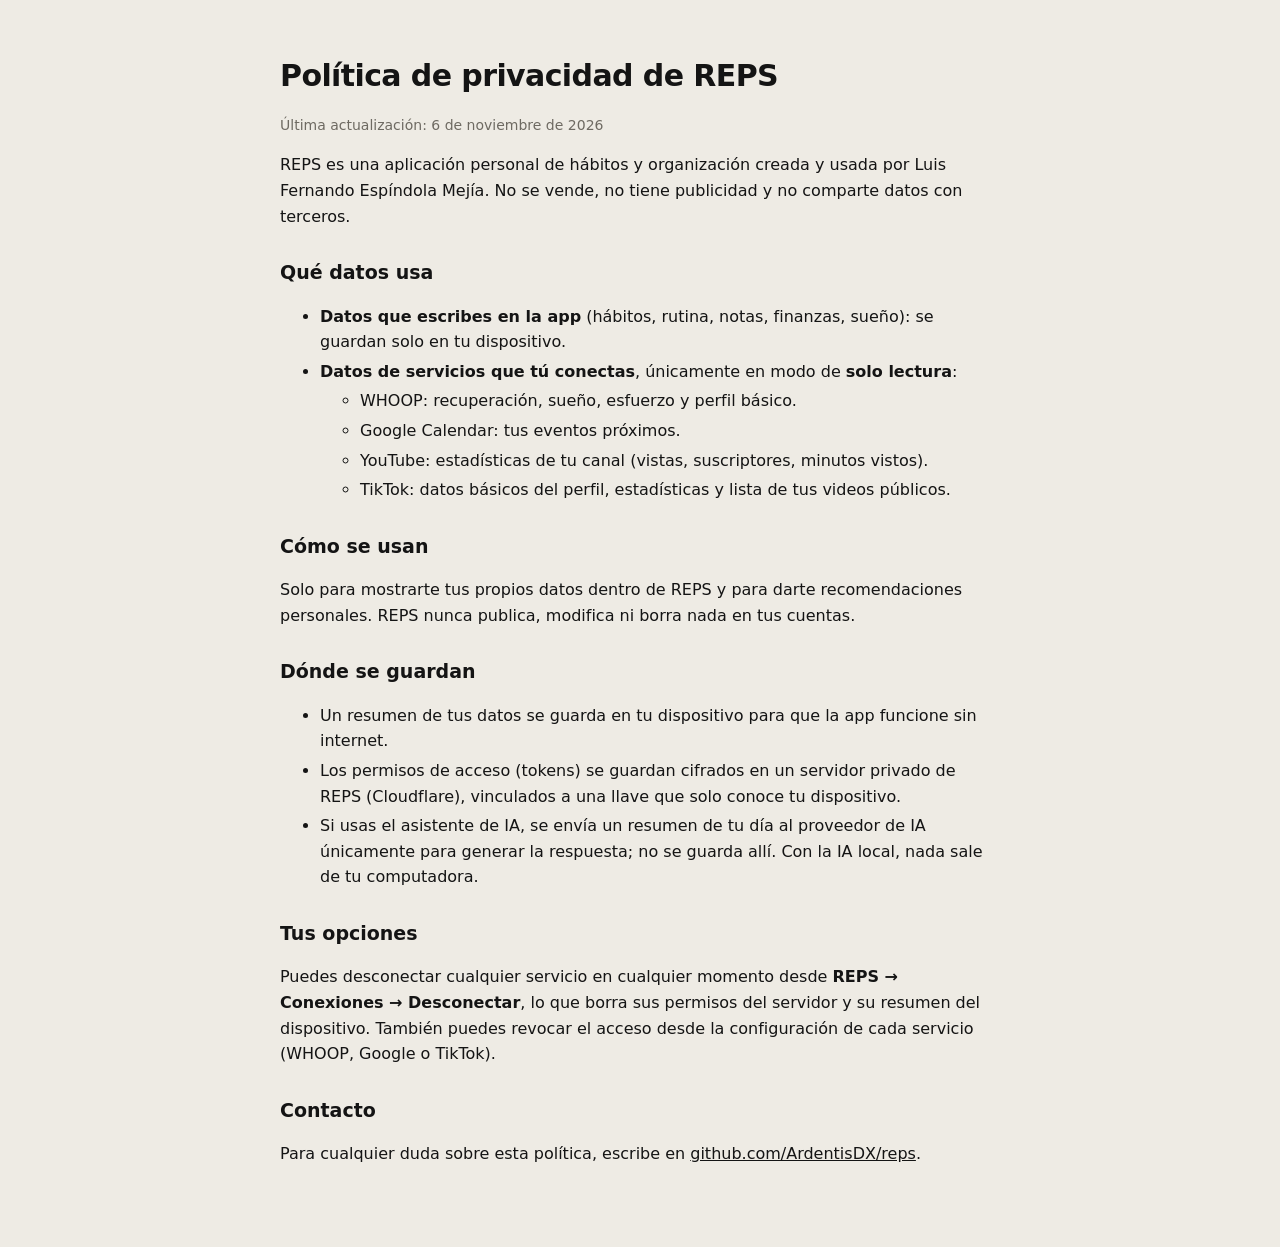
<file: privacidad.html>
<!DOCTYPE html>
<html lang="es">
<head>
<meta charset="UTF-8">
<meta name="viewport" content="width=device-width, initial-scale=1.0">
<title>REPS · Política de privacidad</title>
<style>
  body{font-family:system-ui,-apple-system,"Segoe UI",Roboto,sans-serif;max-width:720px;margin:0 auto;padding:32px 20px 64px;line-height:1.6;color:#141414;background:#eeebe4}
  h1{font-size:30px;letter-spacing:-.02em;margin-bottom:4px}
  h2{font-size:19px;margin-top:28px}
  .fecha{color:#6e6a62;font-size:14px}
  a{color:#141414}
  li{margin:4px 0}
</style>
</head>
<body>
<h1>Política de privacidad de REPS</h1>
<p class="fecha">Última actualización: 6 de noviembre de 2026</p>

<p>REPS es una aplicación personal de hábitos y organización creada y usada por Luis Fernando Espíndola Mejía. No se vende, no tiene publicidad y no comparte datos con terceros.</p>

<h2>Qué datos usa</h2>
<ul>
  <li><b>Datos que escribes en la app</b> (hábitos, rutina, notas, finanzas, sueño): se guardan solo en tu dispositivo.</li>
  <li><b>Datos de servicios que tú conectas</b>, únicamente en modo de <b>solo lectura</b>:
    <ul>
      <li>WHOOP: recuperación, sueño, esfuerzo y perfil básico.</li>
      <li>Google Calendar: tus eventos próximos.</li>
      <li>YouTube: estadísticas de tu canal (vistas, suscriptores, minutos vistos).</li>
      <li>TikTok: datos básicos del perfil, estadísticas y lista de tus videos públicos.</li>
    </ul>
  </li>
</ul>

<h2>Cómo se usan</h2>
<p>Solo para mostrarte tus propios datos dentro de REPS y para darte recomendaciones personales. REPS nunca publica, modifica ni borra nada en tus cuentas.</p>

<h2>Dónde se guardan</h2>
<ul>
  <li>Un resumen de tus datos se guarda en tu dispositivo para que la app funcione sin internet.</li>
  <li>Los permisos de acceso (tokens) se guardan cifrados en un servidor privado de REPS (Cloudflare), vinculados a una llave que solo conoce tu dispositivo.</li>
  <li>Si usas el asistente de IA, se envía un resumen de tu día al proveedor de IA únicamente para generar la respuesta; no se guarda allí. Con la IA local, nada sale de tu computadora.</li>
</ul>

<h2>Tus opciones</h2>
<p>Puedes desconectar cualquier servicio en cualquier momento desde <b>REPS → Conexiones → Desconectar</b>, lo que borra sus permisos del servidor y su resumen del dispositivo. También puedes revocar el acceso desde la configuración de cada servicio (WHOOP, Google o TikTok).</p>

<h2>Contacto</h2>
<p>Para cualquier duda sobre esta política, escribe en <a href="https://github.com/ArdentisDX/reps/issues">github.com/ArdentisDX/reps</a>.</p>
</body>
</html>
</file>
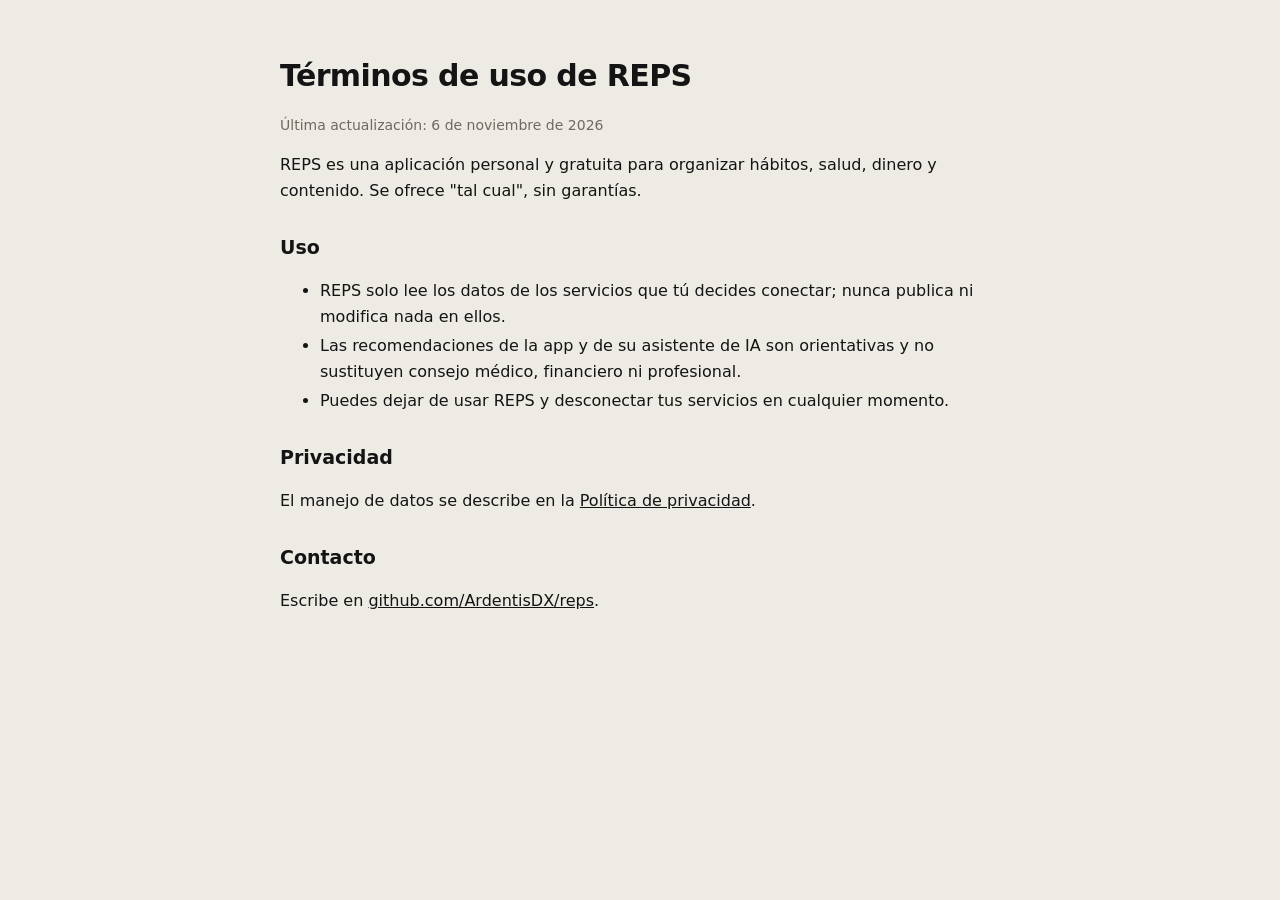
<file: terminos.html>
<!DOCTYPE html>
<html lang="es">
<head>
<meta charset="UTF-8">
<meta name="viewport" content="width=device-width, initial-scale=1.0">
<title>REPS · Términos de uso</title>
<style>
  body{font-family:system-ui,-apple-system,"Segoe UI",Roboto,sans-serif;max-width:720px;margin:0 auto;padding:32px 20px 64px;line-height:1.6;color:#141414;background:#eeebe4}
  h1{font-size:30px;letter-spacing:-.02em;margin-bottom:4px}
  h2{font-size:19px;margin-top:28px}
  .fecha{color:#6e6a62;font-size:14px}
  a{color:#141414}
  li{margin:4px 0}
</style>
</head>
<body>
</html>
<h1>Términos de uso de REPS</h1>
<p class="fecha">Última actualización: 6 de noviembre de 2026</p>
<p>REPS es una aplicación personal y gratuita para organizar hábitos, salud, dinero y contenido. Se ofrece "tal cual", sin garantías.</p>
<h2>Uso</h2>
<ul>
  <li>REPS solo lee los datos de los servicios que tú decides conectar; nunca publica ni modifica nada en ellos.</li>
  <li>Las recomendaciones de la app y de su asistente de IA son orientativas y no sustituyen consejo médico, financiero ni profesional.</li>
  <li>Puedes dejar de usar REPS y desconectar tus servicios en cualquier momento.</li>
</ul>
<h2>Privacidad</h2>
<p>El manejo de datos se describe en la <a href="privacidad.html">Política de privacidad</a>.</p>
<h2>Contacto</h2>
<p>Escribe en <a href="https://github.com/ArdentisDX/reps/issues">github.com/ArdentisDX/reps</a>.</p>
</body>
</html>
</file>
<file: css/styles.css>
:root{
  /* Paleta base: el tema solo cambia estas variables (desde JS) */
  --bg:#12161d; --card:#1a2029; --card-2:#20262f; --line:#2a3340;
  --text:#e9edf3; --muted:#8b95a3;
  --amber:#ffb454;        /* color de acento (el nombre quedó de herencia) */
  --on-accent:var(--on-accent);    /* texto legible SOBRE el acento */
  --teal:#4fd6be;         /* acento secundario */
  /* Tonos derivados: se calculan solos a partir del acento */
  --amber-dim:color-mix(in srgb, var(--amber) 14%, transparent);
  --teal-dim:color-mix(in srgb, var(--teal) 12%, transparent);
  --red:#ff6b6b; --radius:16px;
}
*{box-sizing:border-box;margin:0;padding:0;-webkit-tap-highlight-color:transparent}
html,body{background:var(--bg);color:var(--text);font-family:system-ui,-apple-system,"Segoe UI",Roboto,sans-serif;min-height:100%}
body{padding:20px 16px 56px;max-width:460px;margin:0 auto;position:relative}
.eyebrow{font-size:11px;letter-spacing:.22em;text-transform:uppercase;color:var(--muted);font-weight:600}
h1{font-size:30px;font-weight:800;letter-spacing:-.02em;margin-top:2px}
h1 span{color:var(--amber)}
.fecha{color:var(--muted);font-size:13px;margin-top:4px;text-transform:capitalize}
.tabs{display:flex;gap:6px;margin-top:18px;background:var(--card);border:1px solid var(--line);border-radius:14px;padding:5px}
.tab{flex:1;border:none;background:none;color:var(--muted);font:inherit;font-size:11px;font-weight:700;letter-spacing:.04em;text-transform:uppercase;padding:10px 0;border-radius:10px;cursor:pointer}
.tab:focus-visible{outline:2px solid var(--amber);outline-offset:-2px}
.tab.active{background:var(--amber);color:var(--on-accent)}
.tab-ic{display:none}
.tab-ic svg{width:22px;height:22px;display:block}
/* ===== Tipografía elegante (serif en los títulos; opcional en Ajustes) ===== */
body.font-serif h1,
body.font-serif .st-title,
body.font-serif .sec-head h2,
body.font-serif .streak .num,
body.font-serif .stat-num,
body.font-serif .sc-num,
body.font-serif .ahora .ah-name,
body.font-serif .st-body,
body.font-serif .t-head h2,
body.font-serif .co-nombre{font-family:Georgia,"Times New Roman",serif;letter-spacing:normal}
/* ===== Barra de navegación abajo (elegible en Ajustes) ===== */
body.nav-bottom{padding-bottom:82px}
body.nav-bottom .tabs{position:fixed;left:50%;transform:translateX(-50%);bottom:0;width:100%;max-width:460px;margin:0;z-index:50;border-radius:18px 18px 0 0;border-bottom:none;gap:2px;padding:7px 8px calc(7px + env(safe-area-inset-bottom));box-shadow:0 -6px 22px rgba(0,0,0,.28)}
body.nav-bottom .tab{display:flex;flex-direction:column;align-items:center;gap:3px;font-size:10px;letter-spacing:.02em;padding:6px 0;border-radius:12px}
body.nav-bottom .tab-ic{display:block;font-size:19px;line-height:1;opacity:.8}
/* en la barra de abajo, la pestaña activa se tiñe de acento (sin bloque relleno) */
body.nav-bottom .tab.active{background:none;color:var(--amber)}
body.nav-bottom .tab.active .tab-ic{opacity:1}
.panel{display:none;margin-top:16px}
.panel.active{display:block}
.streak{display:flex;align-items:center;gap:14px;background:var(--card);border:1px solid var(--line);border-radius:var(--radius);padding:16px}
.streak .num{font-size:44px;font-weight:800;line-height:1;color:var(--amber);min-width:64px;text-align:center}
.streak .lbl{font-size:12px;letter-spacing:.14em;text-transform:uppercase;color:var(--muted);font-weight:600}
.streak .sub{font-size:13px;color:var(--text);margin-top:3px}
.streak .warn{font-size:12px;color:var(--red);margin-top:3px;font-weight:600}
.streak .frz{font-size:12px;color:var(--teal);margin-top:3px;font-weight:700}
.streak .pres{font-size:12px;color:var(--muted);margin-top:3px;font-weight:600}
/* Anillo del día (estilo WHOOP): se llena con los core cumplidos */
.streak .ring{margin-left:auto;flex:none;width:60px;height:60px;border-radius:50%;background:conic-gradient(var(--amber) calc(var(--p,0)*1%),var(--line) 0);display:grid;place-items:center;transition:background .4s}
.streak .ring .ring-in{width:46px;height:46px;border-radius:50%;background:var(--card);display:grid;place-items:center;font-size:14px;font-weight:800;color:var(--text)}
.streak .ring.done{background:conic-gradient(var(--teal) 100%,var(--teal) 0)}
.streak .ring.done .ring-in{color:var(--teal)}
.streak .ring.rest .ring-in{color:var(--muted);font-size:20px}
body.minimal .streak .ring{display:none}
.empuje{margin-top:12px;font-size:13px;color:var(--muted);line-height:1.5;padding:0 2px}
/* Hoy pide: la recomendación única del día (una sola acción, estilo WHOOP) */
.pide{margin-top:12px;font-size:14px;font-weight:600;color:var(--text);line-height:1.45;padding:11px 14px;background:var(--card);border:1px solid var(--line);border-left:3px solid var(--amber);border-radius:12px}
.compa{margin-top:12px;display:flex;align-items:center;gap:14px;background:var(--card);border:1px solid var(--line);border-radius:var(--radius);padding:12px 16px}
.compa .co-emoji{font-size:34px;line-height:1}
.compa .co-body{flex:1;min-width:0}
.compa .co-nombre{font-size:14px;font-weight:800}
.compa .co-sub{font-size:12px;color:var(--muted);margin-top:2px;line-height:1.4}
.compa .co-bar{height:4px;background:var(--line);border-radius:99px;overflow:hidden;margin-top:7px}
.compa .co-bar i{display:block;height:100%;background:linear-gradient(90deg,var(--amber),var(--teal));border-radius:99px;transition:width .3s}
body.minimal .compa{display:none}
/* ===== Stories del día (carrusel estilo Instagram) ===== */
.story-ring{display:inline-flex;align-items:center;gap:9px;background:none;border:none;cursor:pointer;padding:2px;margin-bottom:4px;font:inherit}
.story-ring .sr-emoji{width:46px;height:46px;border-radius:50%;display:grid;place-items:center;font-size:22px;background:var(--card);padding:3px;box-shadow:0 0 0 2px var(--bg),0 0 0 4px transparent;background-image:linear-gradient(var(--card),var(--card)),conic-gradient(from 210deg,var(--amber),var(--teal),var(--amber));background-origin:border-box;background-clip:content-box,border-box;border:2px solid transparent}
.story-ring .sr-lbl{font-size:13px;font-weight:700;color:var(--text)}
.stories{position:fixed;inset:0;z-index:70;background:#000;display:flex;flex-direction:column;align-items:center;justify-content:center;padding:0}
.stories[hidden]{display:none}
.st-bars{position:absolute;top:12px;left:12px;right:12px;display:flex;gap:5px;z-index:3}
.st-bar{flex:1;height:3px;background:rgba(255,255,255,.28);border-radius:99px;overflow:hidden}
.st-bar i{display:block;height:100%;width:0;background:#fff;border-radius:99px}
.st-bar.done i{width:100%}
.st-close{position:absolute;top:24px;right:16px;z-index:4;background:none;border:none;color:#fff;font-size:26px;cursor:pointer;line-height:1;opacity:.85}
.st-zone{position:absolute;top:0;bottom:0;width:35%;z-index:2;cursor:pointer}
.st-zone.st-prev{left:0}
.st-zone.st-next{right:0;width:65%}
.st-card{position:relative;z-index:1;text-align:center;padding:32px;max-width:440px;animation:stIn .35s ease}
@keyframes stIn{from{opacity:0;transform:scale(.96)}to{opacity:1;transform:none}}
.st-emoji{font-size:76px;line-height:1;margin-bottom:20px}
.st-title{font-size:14px;font-weight:800;letter-spacing:.16em;text-transform:uppercase;color:var(--amber);margin-bottom:14px}
.st-body{font-size:24px;font-weight:700;color:#fff;line-height:1.4;white-space:pre-line}
.st-share{position:absolute;bottom:28px;left:50%;transform:translateX(-50%);z-index:4;background:rgba(255,255,255,.14);border:1px solid rgba(255,255,255,.3);border-radius:99px;color:#fff;font:inherit;font-size:14px;font-weight:700;padding:10px 20px;cursor:pointer}
/* ===== El Ahora (HUD del bloque actual) ===== */
.ahora{margin-top:14px;background:linear-gradient(135deg,color-mix(in srgb,var(--amber) 16%,var(--card)),var(--card));border:1px solid color-mix(in srgb,var(--amber) 35%,var(--line));border-radius:var(--radius);padding:14px 16px}
.ahora .ah-top{display:flex;justify-content:space-between;align-items:center}
.ahora .ah-lbl{font-size:11px;font-weight:900;letter-spacing:.14em;color:var(--amber)}
.ahora .ah-rest{font-size:12px;font-weight:700;color:var(--muted)}
.ahora .ah-name{font-size:18px;font-weight:800;margin:6px 0 9px;line-height:1.25}
.ahora .ah-bar{height:6px;background:var(--line);border-radius:99px;overflow:hidden}
.ahora .ah-bar i{display:block;height:100%;background:linear-gradient(90deg,var(--amber),var(--teal));border-radius:99px;transition:width .4s}
.ahora .ah-next{font-size:12px;color:var(--muted);margin-top:8px}
body.minimal .ahora .ah-bar,body.minimal .ahora .ah-next{display:none}
/* ===== Editor de la ruta (capas) ===== */
.capa-edit{background:var(--card-2);border:1px solid var(--line);border-radius:12px;padding:11px 12px;margin-bottom:10px;display:flex;flex-direction:column;gap:7px}
.capa-edit .ce-cab{display:flex;align-items:center;justify-content:space-between}
.capa-edit .ce-num{font-size:12px;font-weight:800;color:var(--amber);letter-spacing:.06em}

/* ===== Recordatorios ===== */
.rec-row{display:flex;align-items:center;gap:11px;background:var(--card);border:1px solid var(--line);border-radius:12px;padding:10px 12px;margin-bottom:7px}
.rec-row .rec-chk{width:24px;height:24px;min-width:24px;border-radius:8px;border:2px solid var(--line);background:none;color:transparent;font-size:14px;font-weight:800;cursor:pointer;display:grid;place-items:center}
.rec-row.done .rec-chk{background:var(--amber);border-color:var(--amber);color:var(--on-accent)}
.rec-row .rec-txt{flex:1;min-width:0;font-size:14px;font-weight:600}
.rec-row.done .rec-txt{color:var(--muted);text-decoration:line-through;text-decoration-color:color-mix(in srgb,var(--amber) 50%,transparent)}
.rec-row .rec-del{background:none;border:none;color:var(--muted);font-size:15px;cursor:pointer;padding:2px 4px}
.rec-hora{width:100px;background:var(--card-2);border:1px solid var(--line);border-radius:9px;color:var(--text);font:inherit;font-size:13px;padding:7px 8px;outline:none}
.rec-hora:focus{border-color:var(--amber)}

/* ===== Plan de la semana (pop dominical) ===== */
.psem-card{background:linear-gradient(135deg,color-mix(in srgb,var(--teal) 12%,var(--card)),var(--card));border:1px solid color-mix(in srgb,var(--teal) 30%,var(--line));border-radius:var(--radius);padding:13px 16px;margin-top:14px}
.psem-card .ps-title{font-size:13px;font-weight:800;margin-bottom:7px}
.psem-card .ps-line{font-size:13px;color:var(--text);line-height:1.5;margin-top:4px;white-space:pre-wrap}
.ps-inp,.ps-txt{width:100%;background:var(--card-2);border:1px solid var(--line);border-radius:10px;color:var(--text);font:inherit;font-size:14px;line-height:1.5;padding:10px 12px;outline:none;resize:vertical}
.ps-inp:focus,.ps-txt:focus{border-color:var(--amber)}

/* ===== Asistente (IA) ===== */
.ia-out{background:var(--card-2);border:1px solid color-mix(in srgb,var(--teal) 30%,var(--line));border-radius:12px;padding:12px 14px;margin:10px 0;font-size:14px;line-height:1.55;white-space:pre-wrap;max-height:50vh;overflow-y:auto}

/* ===== Despertar a tiempo ===== */
.desp{background:var(--card);border:1px solid var(--line);border-radius:var(--radius);padding:12px 14px;margin-top:14px}
.cal-detail .desp{margin-top:0}
.desp .desp-top{font-size:13px;font-weight:700;color:var(--text)}
.desp .desp-row{margin-top:9px}
.desp .desp-hora{background:var(--card-2);border:1px solid var(--line);border-radius:10px;color:var(--text);font:inherit;font-size:15px;font-weight:700;padding:9px 12px;outline:none}
.desp .desp-hora:focus{border-color:var(--amber)}
.desp .desp-estado{font-size:12px;color:var(--muted);margin-top:8px;line-height:1.4}
.desp .desp-estado.ontime{color:var(--teal);font-weight:600}
.desp .desp-estado.late{color:var(--amber);font-weight:600}
.desp .desp-cuenta{margin-top:9px;background:none;border:1px solid var(--line);border-radius:9px;color:var(--muted);font:inherit;font-size:12px;font-weight:600;padding:7px 12px;cursor:pointer}
.desp .desp-cuenta.on{border-color:var(--amber);color:var(--amber)}
.desp-rigor{display:flex;gap:6px}
.desp-rigor button{background:var(--card-2);border:1px solid var(--line);border-radius:8px;color:var(--text);font:inherit;font-size:12px;font-weight:600;padding:6px 10px;cursor:pointer}
.desp-rigor button.on{background:var(--amber);border-color:var(--amber);color:var(--on-accent)}
.desp-meta{background:var(--card-2);border:1px solid var(--line);border-radius:8px;color:var(--text);font:inherit;font-size:14px;font-weight:700;padding:6px 10px;outline:none}
.desp-meta:focus{border-color:var(--amber)}
.recomp-dias{width:74px;background:var(--card-2);border:1px solid var(--line);border-radius:9px;color:var(--text);font:inherit;font-size:13px;font-weight:700;padding:8px 10px;outline:none;text-align:center}
.recomp-dias:focus{border-color:var(--amber)}
.recomp-lbl{flex:1;font-size:12px;color:var(--muted);align-self:center}
.rc-sub{font-size:11px;color:var(--muted);margin-top:2px}
.rc-cobrar{background:var(--amber);border:none;border-radius:9px;color:var(--on-accent);font:inherit;font-size:12px;font-weight:800;padding:8px 12px;cursor:pointer;white-space:nowrap}
.rc-cobrar:focus-visible{outline:2px solid var(--text);outline-offset:2px}
.rescate .rs-carta{margin-top:12px;padding-top:11px;border-top:1px dashed color-mix(in srgb, var(--teal) 40%, transparent)}
.rescate .rs-carta-de{font-size:12px;font-weight:700;color:var(--teal);margin-bottom:4px}
.rescate .rs-carta-txt{font-size:13px;color:var(--text);line-height:1.55;white-space:pre-wrap}
.carta-txt{width:100%;background:var(--card-2);border:1px solid var(--line);border-radius:12px;color:var(--text);font:inherit;font-size:14px;line-height:1.5;padding:12px;resize:none;outline:none}
.carta-txt:focus{border-color:var(--amber)}

/* ===== Levantarse: rescate y ritual ===== */
.rescate{margin-top:12px;background:var(--teal-dim);border:1px solid color-mix(in srgb, var(--teal) 40%, transparent);border-radius:var(--radius);padding:14px 16px}
.rescate .rs-title{font-size:13px;font-weight:800;color:var(--teal);letter-spacing:.04em}
.rescate .rs-body{font-size:13px;color:var(--text);line-height:1.5;margin-top:5px}
.ritual{margin-top:12px;background:var(--card);border:1px solid var(--line);border-radius:var(--radius);padding:14px 16px}
.ritual .ri-title{font-size:13px;color:var(--text);line-height:1.5;margin-bottom:10px}
.ritual .ri-opts{display:flex;flex-wrap:wrap;gap:6px}
.ritual .ri-opt{background:var(--card-2);border:1px solid var(--line);border-radius:10px;color:var(--text);font:inherit;font-size:13px;font-weight:600;padding:8px 11px;cursor:pointer}
.ritual .ri-opt:focus-visible{outline:2px solid var(--amber);outline-offset:2px}
.week{display:flex;justify-content:space-between;margin-top:12px;background:var(--card);border:1px solid var(--line);border-radius:var(--radius);padding:14px 12px}
.day{display:flex;flex-direction:column;align-items:center;gap:7px;flex:1}
.day .d-lbl{font-size:10px;letter-spacing:.1em;text-transform:uppercase;color:var(--muted);font-weight:600}
.dot{width:26px;height:26px;border-radius:50%;border:2px solid var(--line);display:flex;align-items:center;justify-content:center;font-size:12px;font-weight:700;color:var(--muted)}
.dot.won{background:var(--amber);border-color:var(--amber);color:var(--on-accent)}
.dot.partial{border-color:var(--amber);color:var(--amber)}
.dot.rest{border-color:var(--teal);color:var(--teal);border-style:dashed}
.dot.today{box-shadow:0 0 0 3px var(--amber-dim)}
.sec{margin-top:22px}
.sec-head{display:flex;align-items:baseline;justify-content:space-between;margin-bottom:10px}
.sec-head h2{font-size:13px;letter-spacing:.18em;text-transform:uppercase;color:var(--muted);font-weight:700}
.sec-head .tag{font-size:11px;color:var(--amber);font-weight:700;letter-spacing:.06em}
.habit{display:flex;align-items:center;gap:14px;width:100%;text-align:left;background:var(--card);border:1px solid var(--line);border-radius:var(--radius);padding:15px 16px;margin-bottom:9px;cursor:pointer;color:var(--text);font:inherit;transition:border-color .15s,background .15s;touch-action:pan-y}
.habit.swipe-on{border-color:var(--amber);box-shadow:-6px 0 0 -2px var(--amber) inset}
.habit.swipe-off{border-color:var(--muted);box-shadow:6px 0 0 -2px var(--muted) inset}
.habit:focus-visible{outline:2px solid var(--amber);outline-offset:2px}
.habit .check{width:28px;height:28px;min-width:28px;border-radius:9px;border:2px solid var(--line);display:flex;align-items:center;justify-content:center;font-size:15px;font-weight:800;color:transparent;transition:all .15s}
.habit.done{border-color:color-mix(in srgb, var(--amber) 45%, transparent);background:var(--card-2)}
.habit.done .check{background:var(--amber);border-color:var(--amber);color:var(--on-accent)}
.habit .h-body{flex:1}
.habit .h-name{font-size:15px;font-weight:600}
.habit .h-name .h-emoji{margin-right:7px}
.habit.done .h-name{color:var(--muted);text-decoration:line-through;text-decoration-color:color-mix(in srgb, var(--amber) 50%, transparent)}
.habit .h-hint{font-size:12px;color:var(--muted);margin-top:2px}
.habit .h-planb{font-size:12px;color:var(--teal);margin-top:3px;font-weight:600}
.habit .h-porque{font-size:12px;color:var(--muted);margin-top:3px;font-style:italic}
body.compact .habit .h-porque{display:none}
.habit .core-mark{font-size:10px;font-weight:800;letter-spacing:.12em;color:var(--amber);border:1px solid color-mix(in srgb, var(--amber) 40%, transparent);border-radius:6px;padding:3px 6px;white-space:nowrap}
.habit .h-foco{display:flex;align-items:center;justify-content:center;width:30px;height:30px;min-width:30px;border-radius:9px;border:1px solid var(--line);color:var(--muted);font-size:11px;cursor:pointer}
.habit .h-foco:hover{color:var(--amber);border-color:color-mix(in srgb, var(--amber) 45%, transparent)}
.habit .h-foco:focus-visible{outline:2px solid var(--amber);outline-offset:2px}
/* hábitos con contador: el check muestra el número; barra "3 / 8 vasos" */
.habit.has-count .check{color:var(--amber);border-color:color-mix(in srgb,var(--amber) 45%,transparent);font-size:13px}
.habit.has-count.done .check{color:var(--on-accent);background:var(--amber);border-color:var(--amber)}
.habit .h-count{font-size:12px;color:var(--amber);font-weight:700;margin-top:3px}
.habit.done .h-count{color:var(--muted)}
.habit .h-minus{display:flex;align-items:center;justify-content:center;width:30px;height:30px;min-width:30px;border-radius:9px;border:1px solid var(--line);color:var(--muted);font-size:18px;cursor:pointer}
.habit .h-minus:hover{color:var(--red);border-color:color-mix(in srgb,var(--red) 45%,transparent)}
.habit .h-minus:focus-visible{outline:2px solid var(--amber);outline-offset:2px}
.stamp-wrap{display:flex;justify-content:center;margin:22px 0 4px;min-height:56px}
.stamp{display:none;transform:rotate(-6deg);border:3px solid var(--amber);color:var(--amber);border-radius:10px;padding:10px 22px;font-size:22px;font-weight:900;letter-spacing:.12em;text-transform:uppercase;background:var(--amber-dim)}
.stamp.show{display:block;animation:stampIn .35s cubic-bezier(.2,1.4,.4,1)}
@keyframes stampIn{0%{transform:rotate(-6deg) scale(2.2);opacity:0}100%{transform:rotate(-6deg) scale(1);opacity:1}}
@media (prefers-reduced-motion:reduce){.stamp.show{animation:none}}
.prog{margin-top:8px;background:var(--card);border:1px solid var(--line);border-radius:var(--radius);padding:14px 16px}
.prog .p-row{display:flex;justify-content:space-between;font-size:12px;color:var(--muted);font-weight:600;letter-spacing:.06em;margin-bottom:8px}
.bar{height:8px;background:var(--line);border-radius:99px;overflow:hidden}
.bar i{display:block;height:100%;width:0%;background:linear-gradient(90deg,var(--amber),var(--teal));border-radius:99px;transition:width .3s ease}
.regla{margin-top:22px;border-left:3px solid var(--amber);padding:10px 14px;color:var(--muted);font-size:13px;line-height:1.5}
.regla b{color:var(--text)}
.tl{position:relative;padding-left:24px}
.tl::before{content:'';position:absolute;left:8px;top:6px;bottom:6px;width:2px;background:var(--line)}
.slot{position:relative;margin-bottom:10px;background:var(--card);border:1px solid var(--line);border-radius:var(--radius);padding:13px 14px}
.slot::before{content:'';position:absolute;left:-21px;top:18px;width:12px;height:12px;border-radius:50%;background:var(--bg);border:3px solid var(--line)}
.slot.core{border-color:color-mix(in srgb, var(--amber) 40%, transparent)}
.slot.core::before{border-color:var(--amber)}
.slot.free{border-style:dashed}
.slot.free::before{border-color:var(--teal)}
.slot .t{font-size:12px;font-weight:800;color:var(--amber);letter-spacing:.06em}
.slot.free .t{color:var(--teal)}
.slot .n{font-size:15px;font-weight:600;margin-top:2px}
.slot .d{font-size:12px;color:var(--muted);margin-top:3px;line-height:1.45}
.leyenda{display:flex;gap:16px;margin:4px 0 16px;font-size:12px;color:var(--muted)}
.leyenda i{display:inline-block;width:10px;height:10px;border-radius:50%;margin-right:5px}
.leyenda .a i{background:var(--amber)}
.leyenda .b i{background:var(--teal)}
/* ===== Metas ===== */
.metas{margin-bottom:8px}
.meta-add{background:var(--card);border:1px solid var(--line);border-radius:var(--radius);padding:12px;margin-bottom:12px}
.meta-add input{width:100%;background:var(--card-2);border:1px solid var(--line);border-radius:10px;color:var(--text);font:inherit;font-size:14px;padding:10px 12px;outline:none}
.meta-add input:focus{border-color:var(--amber)}
.meta-plazos{display:flex;gap:6px;margin-top:8px}
.meta-plazo{flex:1;background:var(--card-2);border:1px solid var(--line);border-radius:9px;color:var(--muted);font:inherit;font-size:12px;font-weight:700;padding:8px 0;cursor:pointer}
.meta-plazo.on{background:var(--amber);border-color:var(--amber);color:var(--on-accent)}
.meta-plazo:focus-visible,.meta-go:focus-visible{outline:2px solid var(--amber);outline-offset:2px}
.meta-go{background:var(--amber);border:none;border-radius:9px;color:var(--on-accent);font:inherit;font-size:18px;font-weight:800;padding:0 16px;cursor:pointer}
.meta-empty{color:var(--muted);font-size:13px;line-height:1.5;padding:8px 2px}
.meta-group{margin-bottom:14px}
.mg-head{display:flex;justify-content:space-between;align-items:baseline;margin-bottom:6px}
.mg-t{font-size:12px;font-weight:700;letter-spacing:.1em;text-transform:uppercase;color:var(--muted)}
.mg-n{font-size:12px;font-weight:700;color:var(--amber)}
.mg-bar{height:5px;background:var(--line);border-radius:99px;overflow:hidden;margin-bottom:8px}
.mg-bar i{display:block;height:100%;background:linear-gradient(90deg,var(--amber),var(--teal));border-radius:99px;transition:width .3s}
.meta{display:flex;align-items:center;gap:6px;background:var(--card);border:1px solid var(--line);border-radius:12px;padding:10px 8px 10px 12px;margin-bottom:7px}
.meta .m-main{display:flex;align-items:center;gap:11px;flex:1;background:none;border:none;color:var(--text);font:inherit;font-size:14px;text-align:left;cursor:pointer;padding:0}
.meta .m-main:focus-visible{outline:2px solid var(--amber);outline-offset:2px}
.meta .m-box{width:24px;height:24px;min-width:24px;border-radius:7px;border:2px solid var(--line);display:flex;align-items:center;justify-content:center;font-size:13px;font-weight:800;color:transparent}
.meta.done .m-box{background:var(--amber);border-color:var(--amber);color:var(--on-accent)}
.meta.done .m-text{color:var(--muted);text-decoration:line-through;text-decoration-color:color-mix(in srgb, var(--amber) 50%, transparent)}
.meta .m-del{background:none;border:none;color:var(--muted);font-size:15px;cursor:pointer;padding:6px 8px}

.capa{background:var(--card);border:1px solid var(--line);border-radius:var(--radius);padding:15px 16px;margin-bottom:10px}
.capa.activa{border-color:color-mix(in srgb, var(--amber) 50%, transparent);background:linear-gradient(180deg,var(--amber-dim),var(--card))}
.capa .c-head{display:flex;justify-content:space-between;align-items:center;margin-bottom:6px}
.capa .c-num{font-size:11px;font-weight:800;letter-spacing:.14em;text-transform:uppercase;color:var(--muted)}
.capa.activa .c-num{color:var(--amber)}
.capa .c-status{font-size:10px;font-weight:800;letter-spacing:.1em;padding:3px 8px;border-radius:6px;text-transform:uppercase}
.capa .c-status.on{background:var(--amber);color:var(--on-accent)}
.capa .c-status.wait{background:var(--card-2);color:var(--muted);border:1px solid var(--line)}
.capa .c-title{font-size:16px;font-weight:700}
.capa .c-items{margin-top:8px}
.capa .c-items li{list-style:none;font-size:13px;color:var(--muted);padding:4px 0 4px 18px;position:relative;line-height:1.4}
.capa .c-items li::before{content:'→';position:absolute;left:0;color:var(--amber)}
.capa .c-cond{margin-top:8px;font-size:12px;color:var(--teal);font-weight:600}
.nota-ruta{border-left:3px solid var(--teal);padding:10px 14px;color:var(--muted);font-size:13px;line-height:1.5;margin-top:16px}
.nota-ruta b{color:var(--text)}
.reset{margin-top:28px;display:flex;justify-content:center;gap:18px;flex-wrap:wrap}
.reset button{background:none;border:none;color:var(--muted);font-size:12px;text-decoration:underline;cursor:pointer;font:inherit}
.toast{position:fixed;left:50%;bottom:24px;transform:translateX(-50%);background:var(--card-2);border:1px solid var(--line);color:var(--text);padding:10px 18px;border-radius:12px;font-size:13px;opacity:0;pointer-events:none;transition:opacity .25s;white-space:nowrap}
.toast.show{opacity:1}

/* ===== Bandeja ===== */
#p-bandeja{padding-bottom:110px} /* deja aire para la caja fija de abajo */
.chips{display:flex;gap:6px;flex-wrap:wrap;margin-bottom:14px}
.chip{border:1px solid var(--line);background:var(--card);color:var(--muted);font:inherit;font-size:12px;font-weight:700;padding:7px 12px;border-radius:99px;cursor:pointer}
.chip.active{background:var(--amber);border-color:var(--amber);color:var(--on-accent)}
.idea{display:flex;align-items:center;gap:6px;background:var(--card);border:1px solid var(--line);border-radius:var(--radius);padding:12px 8px 12px 14px;margin-bottom:8px}
.idea .i-main{display:flex;align-items:center;gap:12px;flex:1;background:none;border:none;color:var(--text);font:inherit;text-align:left;cursor:pointer;padding:0}
.idea .i-main:focus-visible{outline:2px solid var(--amber);outline-offset:2px}
.idea .i-emoji{font-size:20px}
.idea .i-body{display:flex;flex-direction:column;gap:2px}
.idea .i-text{font-size:14px;line-height:1.4}
.idea .i-cat{font-size:11px;color:var(--muted)}
.idea.done{background:var(--card-2)}
.idea.done .i-text{color:var(--muted);text-decoration:line-through;text-decoration-color:color-mix(in srgb, var(--amber) 50%, transparent)}
.idea .i-del{background:none;border:none;color:var(--muted);font-size:15px;cursor:pointer;padding:6px 10px}
.tray-empty{text-align:center;color:var(--muted);font-size:13px;padding:28px 0}
.composer{position:fixed;left:50%;transform:translateX(-50%);bottom:0;width:100%;max-width:460px;background:linear-gradient(to bottom,transparent,var(--bg) 26%);padding:20px 16px calc(14px + env(safe-area-inset-bottom));z-index:40}
/* con la barra de nav abajo, el composer debe quedar ARRIBA de ella
   (si no, la barra fija tapa el textarea y no se puede escribir) */
body.nav-bottom .composer{bottom:calc(60px + env(safe-area-inset-bottom));padding-bottom:12px}
/* espacio al final de la Bandeja para que el composer fijo no tape ideas */
#p-bandeja{padding-bottom:96px}
body.nav-bottom #p-bandeja{padding-bottom:calc(150px + env(safe-area-inset-bottom))}
.composer form{display:flex;gap:8px}
.composer textarea{flex:1;background:var(--card);border:1px solid var(--line);border-radius:12px;color:var(--text);font:inherit;font-size:14px;line-height:1.45;padding:12px 14px;outline:none;resize:none;max-height:120px;overflow-y:auto}
.composer textarea::placeholder{color:var(--muted)}
.composer textarea:focus{border-color:var(--amber)}
.composer .send{background:var(--amber);border:none;border-radius:12px;color:var(--on-accent);font:inherit;font-size:20px;font-weight:800;padding:0 18px;cursor:pointer}
.catpick{display:none;background:var(--card-2);border:1px solid var(--line);border-radius:var(--radius);padding:12px;margin-bottom:10px}
.catpick.show{display:block}
.catpick .cp-q{font-size:12px;color:var(--muted);margin-bottom:9px}
.catpick .cp-q span{color:var(--text)}
.catpick .cp-sug{font-size:12px;color:var(--amber);font-weight:700;margin-bottom:9px}
.catpick .cp-opts{display:flex;flex-wrap:wrap;gap:6px}
.catpick .cp-opt{background:var(--card);border:1px solid var(--line);border-radius:10px;color:var(--text);font:inherit;font-size:13px;font-weight:600;padding:9px 12px;cursor:pointer}
/* categoría que la IA sugiere: resaltada con el acento */
.catpick .cp-opt.sug{border-color:var(--amber);color:var(--amber);box-shadow:0 0 0 2px color-mix(in srgb,var(--amber) 35%,transparent)}
.catpick .cp-opt:focus-visible,.catpick .cp-cancel:focus-visible{outline:2px solid var(--amber);outline-offset:2px}
.catpick .cp-cancel{margin-top:9px;background:none;border:none;color:var(--muted);font:inherit;font-size:12px;text-decoration:underline;cursor:pointer}

/* ===== Stats ===== */
/* Puntaje del día (WHOOP): un número de 0–100 + tendencia de 7 días */
.score{display:flex;align-items:center;gap:16px;background:var(--card);border:1px solid var(--line);border-radius:var(--radius);padding:16px;margin-bottom:12px}
.sc-ring{width:84px;height:84px;min-width:84px;border-radius:50%;background:conic-gradient(var(--amber) calc(var(--p,0)*1%),var(--line) 0);display:grid;place-items:center}
.sc-ring .sc-num{width:66px;height:66px;border-radius:50%;background:var(--card);display:grid;place-items:center;font-size:26px;font-weight:800;color:var(--text)}
.sc-body{flex:1;min-width:0}
.sc-lbl{font-size:12px;letter-spacing:.12em;text-transform:uppercase;color:var(--muted);font-weight:700}
.sc-msg{font-size:14px;font-weight:600;margin:3px 0 9px;line-height:1.35}
.sc-spark{display:flex;align-items:flex-end;gap:4px;height:34px}
.sc-spark .sp-bar{flex:1;background:var(--line);border-radius:3px 3px 0 0;min-height:3px;transition:height .3s}
.sc-spark .sp-bar.good{background:var(--amber)}
.sc-spark .sp-bar.rest{background:color-mix(in srgb,var(--teal) 40%,var(--line))}
.sc-leg{font-size:11px;color:var(--muted);margin-top:5px}
.stats-grid{display:grid;grid-template-columns:1fr 1fr;gap:9px}
/* Recap semanal (tipo Wrapped) */
.recap{margin-top:12px;background:var(--card);border:1px solid var(--line);border-radius:var(--radius);padding:14px 16px}
.recap .rp-title{font-size:13px;font-weight:800;margin-bottom:10px}
.recap .rp-grid{display:flex;gap:8px}
.recap .rp-cell{flex:1;background:var(--card-2);border-radius:10px;padding:10px 8px;text-align:center}
.recap .rp-num{font-size:20px;font-weight:800;color:var(--amber)}
.recap .rp-lbl{font-size:11px;color:var(--muted);margin-top:2px}
.recap .rp-extra{font-size:12px;color:var(--muted);margin-top:10px;line-height:1.5}
.stat-card{background:var(--card);border:1px solid var(--line);border-radius:var(--radius);padding:14px 16px}
.stat-num{font-size:30px;font-weight:800;line-height:1.1;color:var(--amber)}
.stat-lbl{font-size:11px;letter-spacing:.12em;text-transform:uppercase;color:var(--muted);font-weight:600;margin-top:4px}

/* ===== El Pulso ===== */
.pulso{margin-top:9px;background:var(--card);border:1px solid var(--line);border-radius:var(--radius);padding:14px 16px}
.pu-top{display:flex;align-items:center;gap:12px}
.pu-dot{width:16px;height:16px;min-width:16px;border-radius:50%;background:var(--muted)}
.pu-dot.verde{background:#4fd6be;box-shadow:0 0 0 4px color-mix(in srgb,#4fd6be 22%,transparent)}
.pu-dot.ambar{background:var(--amber);box-shadow:0 0 0 4px var(--amber-dim)}
.pu-dot.rojo{background:var(--red);box-shadow:0 0 0 4px color-mix(in srgb,var(--red) 22%,transparent)}
.pu-nivel{font-size:15px;font-weight:800}
.pu-msg{font-size:12px;color:var(--muted);margin-top:2px;line-height:1.4}
.pu-chart{display:flex;align-items:flex-end;gap:5px;height:56px;margin-top:14px}
.pu-bar{flex:1;min-height:4px;border-radius:5px 5px 0 0;background:var(--muted);opacity:.9}
.pu-bar.verde{background:#4fd6be}
.pu-bar.ambar{background:var(--amber)}
.pu-bar.rojo{background:var(--red)}
.pu-bar.empty{height:8px;background:var(--line);opacity:.5}
.pu-legend{font-size:11px;color:var(--muted);margin-top:8px}

/* ===== Mapa de calor del año ===== */
.heatwrap{overflow-x:auto;padding-bottom:4px}
.heat{display:flex;gap:3px;min-width:min-content}
.heat-col{display:flex;flex-direction:column;gap:3px}
.heat-cell{width:11px;height:11px;border-radius:2px;background:var(--card-2)}
.heat-cell.won{background:var(--amber)}
.heat-cell.partial{background:color-mix(in srgb, var(--amber) 40%, transparent)}
.heat-cell.frozen{background:var(--teal)}
.heat-cell.rest{background:color-mix(in srgb, var(--teal) 22%, transparent)}
.heat-cell.fut{background:none}

/* ===== Celebración de hitos ===== */
.celebra{position:fixed;inset:0;z-index:90;background:rgba(0,0,0,.6);display:flex;align-items:center;justify-content:center;padding:24px}
.celebra[hidden]{display:none}
.cel-card{background:var(--card);border:1px solid var(--line);border-radius:22px;padding:30px 26px;text-align:center;max-width:340px;width:100%;animation:celIn .4s cubic-bezier(.2,1.4,.4,1)}
@keyframes celIn{0%{transform:scale(.8);opacity:0}100%{transform:scale(1);opacity:1}}
@media (prefers-reduced-motion:reduce){.cel-card{animation:none}}
.cel-emoji{font-size:56px;line-height:1}
.cel-title{font-size:22px;font-weight:800;margin-top:12px}
.cel-sub{font-size:14px;color:var(--muted);line-height:1.5;margin-top:8px}
.cel-btn{margin-top:20px;background:var(--amber);border:none;border-radius:12px;color:var(--on-accent);font:inherit;font-weight:800;font-size:15px;padding:12px 28px;cursor:pointer}
.cel-btn:focus-visible{outline:2px solid var(--text);outline-offset:2px}

/* ===== Bienvenida (cuestionario) ===== */
.welcome{position:fixed;inset:0;z-index:95;background:var(--bg);display:flex;align-items:center;justify-content:center;padding:20px 16px}
.welcome[hidden]{display:none}
.wel-card{width:100%;max-width:440px;display:flex;flex-direction:column;gap:18px}
.wel-body{min-height:340px;display:flex;flex-direction:column;justify-content:center;gap:12px}
.wel-logo{font-size:40px;font-weight:800;letter-spacing:-.02em;text-align:center}
.wel-logo span{color:var(--amber)}
.wel-title{font-size:24px;font-weight:800;line-height:1.2}
.wel-sub{font-size:14px;color:var(--muted);line-height:1.5}
.wel-input{background:var(--card);border:1px solid var(--line);border-radius:12px;color:var(--text);font:inherit;font-size:17px;padding:14px 16px;outline:none}
.wel-input:focus{border-color:var(--amber)}
.wel-grid{display:grid;grid-template-columns:1fr 1fr;gap:9px;margin-top:4px}
.wel-op{background:var(--card);border:1px solid var(--line);border-radius:14px;color:var(--text);font:inherit;padding:15px 14px;cursor:pointer;text-align:left}
.wel-op.on{border-color:var(--amber);background:var(--amber-dim)}
.wel-op:focus-visible{outline:2px solid var(--amber);outline-offset:2px}
.wel-op .wo-t{font-size:15px;font-weight:700}
.wel-op .wo-s{font-size:12px;color:var(--muted);margin-top:2px}
.wel-preview{background:var(--card);border:1px solid var(--line);border-radius:14px;padding:6px 14px}
.wp-prev-row{display:flex;align-items:center;justify-content:space-between;gap:10px;padding:11px 0;border-bottom:1px solid var(--line);font-size:15px;font-weight:600}
.wp-prev-row:last-child{border-bottom:none}
.wp-core{font-size:10px;font-weight:800;letter-spacing:.12em;color:var(--amber);border:1px solid color-mix(in srgb, var(--amber) 40%, transparent);border-radius:6px;padding:3px 6px}
.wel-skip{background:none;border:none;color:var(--muted);font:inherit;font-size:13px;text-decoration:underline;cursor:pointer;margin-top:8px;align-self:flex-start}
.wel-foot{display:flex;align-items:center;justify-content:space-between;gap:12px}
.wel-back{background:none;border:none;color:var(--muted);font:inherit;font-size:14px;font-weight:600;cursor:pointer;padding:8px}
.wel-back[hidden]{visibility:hidden;display:block}
.wel-dots{display:flex;gap:6px}
.wel-dots .wd{width:7px;height:7px;border-radius:50%;background:var(--line)}
.wel-dots .wd.on{background:var(--amber)}
.wel-next{background:var(--amber);border:none;border-radius:12px;color:var(--on-accent);font:inherit;font-weight:800;font-size:15px;padding:12px 22px;cursor:pointer}
.wel-next:disabled{opacity:.4;cursor:default}
.wel-next:focus-visible{outline:2px solid var(--text);outline-offset:2px}

/* ===== Temporizador de foco ===== */
.foco{position:fixed;inset:0;z-index:96;background:var(--bg);display:flex;align-items:center;justify-content:center;padding:24px}
.foco[hidden]{display:none}
.foco-card{width:100%;max-width:360px;text-align:center;display:flex;flex-direction:column;align-items:center;gap:18px}
.foco-hab{font-size:19px;font-weight:800;line-height:1.3}
.foco-setup,.foco-run{display:flex;flex-direction:column;align-items:center;gap:14px;width:100%}
.foco-setup[hidden],.foco-run[hidden]{display:none}
.foco-q{font-size:13px;color:var(--muted);letter-spacing:.06em;text-transform:uppercase;font-weight:700}
.foco-durs{display:flex;gap:8px;flex-wrap:wrap;justify-content:center;max-width:320px}
.foco-dur{background:var(--card);border:1px solid var(--line);border-radius:12px;color:var(--text);font:inherit;font-size:15px;font-weight:700;padding:10px 15px;cursor:pointer}
.foco-dur.on{background:var(--amber);border-color:var(--amber);color:var(--on-accent)}
.foco-custom{display:flex;align-items:center;gap:8px;font-size:13px;color:var(--muted)}
.foco-custom input{width:74px;background:var(--card);border:1px solid var(--line);border-radius:10px;color:var(--text);font:inherit;font-size:15px;font-weight:700;padding:9px 10px;text-align:center;outline:none}
.foco-custom input:focus{border-color:var(--amber)}
.foco-custom input.on{border-color:var(--amber);background:color-mix(in srgb,var(--amber) 14%,var(--card))}
.foco-start{background:var(--amber);border:none;border-radius:14px;color:var(--on-accent);font:inherit;font-weight:800;font-size:16px;padding:14px 40px;cursor:pointer;margin-top:4px}
.foco-x{background:none;border:none;color:var(--muted);font:inherit;font-size:13px;text-decoration:underline;cursor:pointer}
.foco-sonido{background:var(--card);border:1px solid var(--line);border-radius:10px;color:var(--text);font:inherit;font-size:13px;font-weight:600;padding:8px 14px;cursor:pointer}
.foco-sonido.off{color:var(--muted)}
.foco-sonido:focus-visible{outline:2px solid var(--amber);outline-offset:2px}
.foco-ring{position:relative;width:230px;height:230px;border-radius:50%;display:flex;align-items:center;justify-content:center;
  background:conic-gradient(var(--amber) var(--p,0%), var(--card) 0);
  transition:background .9s linear}
.foco-ring::before{content:'';position:absolute;width:198px;height:198px;border-radius:50%;background:var(--bg)}
.foco-time{position:relative;font-size:48px;font-weight:800;letter-spacing:.02em;font-variant-numeric:tabular-nums}
.foco-tip{font-size:13px;color:var(--muted);line-height:1.5;max-width:240px}
.foco-done{background:var(--amber);border:none;border-radius:14px;color:var(--on-accent);font:inherit;font-weight:800;font-size:15px;padding:12px 34px;cursor:pointer}
.foco-start:focus-visible,.foco-done:focus-visible,.foco-dur:focus-visible{outline:2px solid var(--text);outline-offset:2px}
.cal{margin-top:12px;background:var(--card);border:1px solid var(--line);border-radius:var(--radius);padding:14px}
.cal-head{display:flex;align-items:center;justify-content:space-between;margin-bottom:10px}
.cal-title{font-size:14px;font-weight:700;text-transform:capitalize}
.cal-nav{background:var(--card-2);border:1px solid var(--line);border-radius:8px;color:var(--text);font-size:16px;width:32px;height:32px;cursor:pointer}
.cal-nav:disabled{opacity:.3;cursor:default}
.cal-nav:focus-visible{outline:2px solid var(--amber);outline-offset:2px}
.cal-grid{display:grid;grid-template-columns:repeat(7,1fr);gap:4px}
.cal-dow{text-align:center;font-size:10px;color:var(--muted);font-weight:700;padding:2px 0}
.cal-day{position:relative;aspect-ratio:1;display:flex;align-items:center;justify-content:center;font-size:12px;font-weight:600;border-radius:8px;border:2px solid transparent;color:var(--muted);background:var(--card-2)}
.cal-day.has-note::after{content:'';position:absolute;bottom:3px;left:50%;transform:translateX(-50%);width:4px;height:4px;border-radius:50%;background:currentColor}
.cal-day.clickable{cursor:pointer}
.cal-day.won{background:var(--amber);border-color:var(--amber);color:var(--on-accent);font-weight:800}
.cal-day.partial{border-color:var(--amber);color:var(--amber)}
.cal-day.today{box-shadow:0 0 0 2px var(--amber-dim)}
.cal-day.frozen{border-color:var(--teal);color:var(--teal)}
.cal-day.rest{color:var(--muted);border:1px dashed color-mix(in srgb, var(--teal) 40%, transparent)}
.cal-day.future{opacity:.25;background:none}

/* ===== Identidad y El Espejo ===== */
.ident,.espejo{background:var(--card);border:1px solid var(--line);border-radius:var(--radius);padding:5px 14px}
.id-row{display:flex;justify-content:space-between;align-items:center;gap:10px;padding:9px 0;border-bottom:1px solid var(--line);font-size:13px}
.id-row:last-child{border-bottom:none}
.id-num{color:var(--amber);font-weight:800;font-size:15px;white-space:nowrap}
.id-regresos{color:var(--teal);font-weight:700}
.id-regresos .id-num{color:var(--teal)}
.es-row{padding:10px 0;border-bottom:1px solid var(--line);font-size:13px;line-height:1.55}
.es-row:last-child{border-bottom:none}
.es-row.es-empty{color:var(--muted)}
.mu-fecha{color:var(--amber);font-weight:700;font-size:12px}
.mesvs{margin-top:9px;background:var(--card);border:1px solid var(--line);border-radius:var(--radius);padding:12px 16px;font-size:13px;line-height:1.5}

.share-btn{margin-top:12px;width:100%;background:var(--amber);border:none;border-radius:12px;color:var(--on-accent);font:inherit;font-weight:800;font-size:14px;padding:12px 0;cursor:pointer}
.share-btn:focus-visible{outline:2px solid var(--text);outline-offset:2px}

/* ===== Plan semanal ===== */
.week-plan{background:var(--card);border:1px solid var(--line);border-radius:var(--radius);padding:14px;margin-bottom:16px}
.wp-head{display:flex;align-items:center;justify-content:space-between;margin-bottom:10px}
.wp-title{font-size:13px;font-weight:700;text-align:center}
.wp-row{display:flex;align-items:center;gap:10px;margin-bottom:6px}
.wp-lbl{width:64px;min-width:64px;font-size:11px;font-weight:700;letter-spacing:.04em;text-transform:uppercase;color:var(--muted);text-align:right}
.wp-row.today .wp-lbl{color:var(--amber)}
.wp-inp{flex:1;min-width:0;background:var(--card-2);border:1px solid var(--line);border-radius:10px;color:var(--text);font:inherit;font-size:13px;padding:9px 12px;outline:none}
.wp-inp::placeholder{color:var(--muted);opacity:.6}
.wp-inp:focus{border-color:var(--amber)}
.wp-row.today .wp-inp{border-color:color-mix(in srgb, var(--amber) 45%, transparent)}
.wp-note{font-size:11px;color:var(--muted);margin-top:8px;text-align:center}
.week-cierre{margin-bottom:16px}

/* ===== Cierre del día ===== */
.plan-hoy{margin-top:16px;background:var(--teal-dim);border:1px solid color-mix(in srgb, var(--teal) 40%, transparent);border-radius:var(--radius);padding:12px 14px;font-size:13px;line-height:1.5;white-space:pre-wrap}
.plan-hoy b{color:var(--teal)}
.plan-hoy .ph-flex{display:block;margin-top:4px;font-style:italic;color:var(--muted);font-size:12px}
/* Resumen de la mañana: tarjeta que la IA arma 1×/día */
.brief{margin-top:14px;background:var(--card);border:1px solid var(--hair,var(--line));border-left:3px solid var(--amber);border-radius:var(--radius);padding:13px 15px}
.brief-head{display:flex;align-items:center;justify-content:space-between;margin-bottom:6px}
.brief-t{font-size:11px;letter-spacing:.16em;text-transform:uppercase;color:var(--amber);font-weight:700}
.brief-ref{background:none;border:none;color:var(--muted);font-size:16px;cursor:pointer;line-height:1;padding:2px 4px}
.brief-ref:active{transform:rotate(180deg)}
.brief-ref:focus-visible{outline:2px solid var(--amber);outline-offset:2px;border-radius:6px}
.brief-body{font-size:14px;line-height:1.55;color:var(--text);white-space:pre-wrap}
.brief-body.loading{color:var(--muted)}
body.minimal .brief{display:none}
.cierre{background:var(--card);border:1px solid var(--line);border-radius:var(--radius);padding:15px 16px}
.cierre .c-q{font-size:13px;font-weight:600;margin-bottom:8px}
.moods{display:flex;gap:6px;margin-bottom:4px}
.mood{flex:1;background:var(--card-2);border:1px solid var(--line);border-radius:10px;color:var(--text);font:inherit;font-size:13px;font-weight:600;padding:10px 0;cursor:pointer}
.mood:focus-visible{outline:2px solid var(--amber);outline-offset:2px}
.mood.active{background:var(--amber);border-color:var(--amber);color:var(--on-accent);font-weight:800}
.cierre .c-lbl{display:block;font-size:11px;letter-spacing:.1em;text-transform:uppercase;color:var(--muted);font-weight:600;margin:12px 0 5px}
.cierre textarea{width:100%;background:var(--card-2);border:1px solid var(--line);border-radius:10px;color:var(--text);font:inherit;font-size:14px;line-height:1.45;padding:10px 12px;resize:none;outline:none}
.cierre textarea:focus{border-color:var(--amber)}
.cierre .c-save{margin-top:14px;width:100%;background:var(--amber);border:none;border-radius:10px;color:var(--on-accent);font:inherit;font-weight:800;font-size:14px;padding:11px 0;cursor:pointer}
.cal-detail{margin-top:12px;background:var(--card);border:1px solid var(--line);border-radius:var(--radius);padding:14px 16px}
.cal-detail .cd-head{display:flex;justify-content:space-between;align-items:center;font-weight:700;font-size:14px;margin-bottom:4px;text-transform:capitalize;gap:8px}
.cal-detail .cd-hint{font-size:12px;color:var(--muted);line-height:1.4;margin-bottom:10px}
.cal-detail .cd-block{margin-top:12px}
.cal-detail .cd-lbl{font-size:11px;letter-spacing:.1em;text-transform:uppercase;color:var(--muted);font-weight:700;margin-bottom:7px}
.cal-detail .cd-vacio{font-size:13px;color:var(--muted);line-height:1.5}
.cal-detail .cd-hab{display:flex;align-items:center;gap:10px;width:100%;text-align:left;background:var(--card-2);border:1px solid var(--line);border-radius:10px;padding:9px 12px;margin-bottom:6px;color:var(--text);font:inherit;cursor:pointer}
.cal-detail .cd-hab .cd-chk{width:22px;height:22px;min-width:22px;border-radius:7px;border:2px solid var(--line);display:grid;place-items:center;font-size:13px;font-weight:800;color:transparent}
.cal-detail .cd-hab.on .cd-chk{background:var(--amber);border-color:var(--amber);color:var(--on-accent)}
.cal-detail .cd-hab .cd-hab-nm{font-size:14px;font-weight:600}
.cal-detail .cd-hab.on .cd-hab-nm{color:var(--muted);text-decoration:line-through;text-decoration-color:color-mix(in srgb,var(--amber) 50%,transparent)}
.cal-detail .cd-moods{display:flex;gap:8px;flex-wrap:wrap}
.cal-detail .cd-mood{flex:1;min-width:88px;background:var(--card-2);border:1px solid var(--line);border-radius:10px;color:var(--text);font:inherit;font-size:13px;font-weight:600;padding:9px 8px;cursor:pointer}
.cal-detail .cd-mood.on{background:var(--amber);border-color:var(--amber);color:var(--on-accent)}
.cal-detail .cd-notas{width:100%;background:var(--card-2);border:1px solid var(--line);border-radius:10px;color:var(--text);font:inherit;font-size:14px;line-height:1.5;padding:10px 12px;resize:vertical;outline:none}
.cal-detail .cd-notas:focus{border-color:var(--amber)}

/* ===== Intro (opening) ===== */
.intro{position:fixed;inset:0;z-index:100;background:var(--bg);display:flex;flex-direction:column;align-items:center;justify-content:center;gap:10px;pointer-events:none;animation:introOut .45s ease 1.5s forwards}
.intro .in-logo{font-size:46px;font-weight:800;letter-spacing:-.02em;color:var(--text);animation:introLogo .7s cubic-bezier(.2,1.3,.4,1) both}
.intro .in-logo span{color:var(--amber)}
.intro .in-line{font-size:12px;color:var(--muted);letter-spacing:.18em;text-transform:uppercase;font-weight:600;opacity:0;animation:introLine .5s ease .5s forwards}
@keyframes introLogo{0%{transform:scale(.72);opacity:0}100%{transform:scale(1);opacity:1}}
@keyframes introLine{to{opacity:1}}
@keyframes introOut{to{opacity:0;visibility:hidden}}
@media (prefers-reduced-motion:reduce){.intro{display:none}}

/* ===== Temas ===== */
.gear{position:absolute;top:18px;right:16px;width:36px;height:36px;display:flex;align-items:center;justify-content:center;background:var(--card);border:1px solid var(--line);border-radius:10px;color:var(--muted);font-size:17px;cursor:pointer}
.gear:focus-visible{outline:2px solid var(--amber);outline-offset:2px}
.theme-wrap{position:fixed;inset:0;background:rgba(0,0,0,.55);display:flex;align-items:flex-end;justify-content:center;z-index:60}
.theme-wrap[hidden]{display:none}
.theme-sheet{width:100%;max-width:460px;background:var(--card);border:1px solid var(--line);border-radius:20px 20px 0 0;padding:0 16px calc(20px + env(safe-area-inset-bottom));max-height:86dvh;overflow-y:auto;overscroll-behavior:contain}
.t-head{display:flex;justify-content:space-between;align-items:center;margin-bottom:12px;position:sticky;top:0;z-index:2;background:var(--card);padding:18px 0 10px}
.t-head h2{font-size:14px;font-weight:800;letter-spacing:.14em;text-transform:uppercase}
.t-head button{background:none;border:none;color:var(--muted);font-size:16px;cursor:pointer;padding:4px 8px}
.t-list{display:grid;grid-template-columns:1fr 1fr;gap:7px}
.swatch{display:flex;align-items:center;gap:8px;background:var(--card-2);border:1px solid var(--line);border-radius:12px;padding:10px 10px;color:var(--text);font:inherit;font-size:13px;font-weight:600;cursor:pointer;text-align:left;min-width:0}
.swatch.active{border-color:var(--amber)}
.swatch .s-dots{display:flex;gap:3px;flex-shrink:0}
.swatch .s-dot{width:15px;height:15px;border-radius:50%;border:1px solid var(--line)}
.swatch .s-name{flex:1;min-width:0;overflow:hidden;text-overflow:ellipsis;white-space:nowrap}
.swatch .s-check{margin-left:auto;color:var(--amber);font-weight:800;visibility:hidden}
.swatch.active .s-check{visibility:visible}
.swatch.locked{opacity:.5}
.swatch .s-lock{margin-left:auto;font-size:10px;color:var(--muted);font-weight:700;white-space:nowrap;flex-shrink:0}
.t-sub{font-size:11px;letter-spacing:.14em;text-transform:uppercase;color:var(--muted);font-weight:700;margin:16px 0 8px}
.t-row{display:flex;justify-content:space-between;align-items:center;background:var(--card-2);border:1px solid var(--line);border-radius:12px;padding:10px 12px;margin-bottom:8px;font-size:14px}
.t-row input[type=color]{width:46px;height:32px;border:1px solid var(--line);background:none;padding:2px;cursor:pointer;border-radius:8px}
.t-note{font-size:12px;color:var(--muted);line-height:1.5;margin-top:4px}
.dist-opts{display:flex;gap:6px}
.dist-opt{flex:1;background:var(--card-2);border:1px solid var(--line);border-radius:10px;color:var(--text);font:inherit;font-size:13px;font-weight:600;padding:10px 0;cursor:pointer}
.dist-opt:focus-visible{outline:2px solid var(--amber);outline-offset:2px}
.dist-opt.active{background:var(--amber);border-color:var(--amber);color:var(--on-accent);font-weight:800}

/* ===== Editor de hábitos ===== */
.edit-hab{text-align:center;margin-top:14px}
.edit-hab button{background:none;border:1px solid var(--line);border-radius:10px;color:var(--muted);font:inherit;font-size:13px;font-weight:600;padding:9px 16px;cursor:pointer}
.edit-hab button:focus-visible{outline:2px solid var(--amber);outline-offset:2px}
.rut-acts{display:flex;gap:10px;justify-content:center;flex-wrap:wrap;margin-top:14px}
.rut-acts button{background:none;border:1px solid var(--line);border-radius:10px;color:var(--muted);font:inherit;font-size:13px;font-weight:600;padding:9px 16px;cursor:pointer}
.rut-acts #armarBtn{border-color:color-mix(in srgb,var(--amber) 45%,var(--line));color:var(--amber)}
.rut-acts button:focus-visible{outline:2px solid var(--amber);outline-offset:2px}

/* Botones de IA: píldora con acento, brillo suave y flotan un poquito.
   Sin recuadro duro; se combinan con cualquier tema (color-mix del acento). */
.ai-btn{
  border:none !important;
  background:linear-gradient(135deg,
    color-mix(in srgb,var(--amber) 90%,#fff),
    color-mix(in srgb,var(--amber) 62%,var(--teal))) !important;
  color:var(--on-accent) !important;
  border-radius:999px !important;
  padding:11px 18px !important;
  font-weight:800 !important;
  letter-spacing:.2px;
  box-shadow:0 8px 22px color-mix(in srgb,var(--amber) 42%,transparent),
             0 0 0 1px color-mix(in srgb,#fff 22%,transparent) inset;
  animation:aiFloat 3.4s ease-in-out infinite;
  transition:transform .12s ease, box-shadow .2s ease;
}
.ai-btn:hover{box-shadow:0 12px 28px color-mix(in srgb,var(--amber) 55%,transparent)}
.ai-btn:active{transform:translateY(2px) scale(.97);animation:none}
@keyframes aiFloat{0%,100%{transform:translateY(0)}50%{transform:translateY(-4px)}}
/* chispa (sparkle) que sustituye al emoji 🤖 — se ve menos "AI genérico" */
.ai-spark{width:15px;height:15px;vertical-align:-2px;margin-right:5px}
.hab-add .ai-spark{margin-right:6px}
@media (prefers-reduced-motion:reduce){.ai-btn{animation:none}}
/* botón IA a lo ancho (dentro de tarjetas) */
.ai-btn.ai-wide{display:block;width:100%;margin:12px 0 2px;font-size:14px}

/* el retoño ahora se puede tocar para personalizarlo */
.compa{cursor:pointer;position:relative}
.compa .co-edit{position:absolute;top:8px;right:10px;font-size:12px;color:var(--muted);opacity:.7}
/* rejilla de criaturas en el editor del compañero */
.cri-grid{display:grid;grid-template-columns:repeat(5,1fr);gap:8px;margin:8px 0 4px}
.cri-grid button{font-size:26px;line-height:1;padding:9px 0;background:var(--card-2);border:1px solid var(--line);border-radius:12px;cursor:pointer}
.cri-grid button.sel{border-color:var(--amber);box-shadow:0 0 0 2px color-mix(in srgb,var(--amber) 45%,transparent)}
.alarm-row{display:flex;align-items:center;gap:12px;padding:11px 12px;background:var(--card-2);border:1px solid var(--line);border-radius:12px;margin-bottom:8px}
.alarm-row .al-hora{font-size:14px;font-weight:800;color:var(--amber);min-width:48px}
.alarm-row .al-nom{flex:1;min-width:0;font-size:13px;font-weight:600;overflow:hidden;text-overflow:ellipsis;white-space:nowrap}
.alarm-row .al-btn{background:var(--amber);border:none;border-radius:10px;color:var(--on-accent);font:inherit;font-size:13px;font-weight:800;padding:9px 14px;cursor:pointer;white-space:nowrap}
.alarm-row .al-btn:focus-visible{outline:2px solid var(--text);outline-offset:2px}
.alarm-row.puesta{opacity:.6}
.alarm-row.puesta .al-btn{background:var(--teal)}
.hab-row{background:var(--card-2);border:1px solid var(--line);border-radius:12px;padding:10px;margin-bottom:8px}
.hab-top{display:flex;align-items:center;gap:8px}
.hab-grip{color:var(--muted);font-size:16px;cursor:grab;padding:4px 2px;touch-action:none;user-select:none}
.hab-row.dragging{position:relative;z-index:5;opacity:.85}
.hab-row.dragging .hab-grip{cursor:grabbing}
.hab-star{background:none;border:none;font-size:20px;cursor:pointer;padding:2px;line-height:1;filter:grayscale(1);opacity:.5}
.hab-star.on{filter:none;opacity:1}
.hab-star:focus-visible{outline:2px solid var(--amber);outline-offset:2px;border-radius:6px}
.hab-name{flex:1;min-width:0;background:var(--card);border:1px solid var(--line);border-radius:8px;color:var(--text);font:inherit;font-size:14px;font-weight:600;padding:8px 10px;outline:none}
.hab-name:focus{border-color:var(--amber)}
.hab-emoji{width:42px;min-width:42px;background:var(--card);border:1px solid var(--line);border-radius:8px;color:var(--text);font:inherit;font-size:17px;text-align:center;padding:7px 4px;outline:none}
.hab-emoji:focus{border-color:var(--amber)}
.hab-hint{width:100%;background:var(--card);border:1px solid var(--line);border-radius:8px;color:var(--muted);font:inherit;font-size:12px;padding:7px 10px;outline:none;margin-top:6px}
.hab-count-edit{display:flex;align-items:center;gap:6px;margin-top:6px}
.hab-count-lbl{font-size:14px}
.hab-meta{width:58px;background:var(--card);border:1px solid var(--line);border-radius:8px;color:var(--text);font:inherit;font-size:12px;padding:7px 8px;outline:none}
.hab-unidad{flex:1;min-width:0;background:var(--card);border:1px solid var(--line);border-radius:8px;color:var(--muted);font:inherit;font-size:12px;padding:7px 10px;outline:none}
.hab-hint:focus{border-color:var(--amber)}
.rut-hora{flex:0 0 92px;min-width:92px;font-variant-numeric:tabular-nums}
.hab-days{display:flex;gap:4px;margin-top:8px}
.hab-day{flex:1;background:var(--card);border:1px solid var(--line);border-radius:8px;color:var(--muted);font:inherit;font-size:12px;font-weight:700;padding:6px 0;cursor:pointer}
.hab-day.on{background:color-mix(in srgb, var(--amber) 20%, transparent);border-color:color-mix(in srgb, var(--amber) 45%, transparent);color:var(--text)}
.hab-day:focus-visible{outline:2px solid var(--amber);outline-offset:1px}
.hab-del{background:none;border:none;color:var(--muted);font-size:15px;cursor:pointer;padding:6px 8px}
.hab-del:focus-visible{outline:2px solid var(--amber);outline-offset:2px;border-radius:6px}
.hab-add{width:100%;background:var(--card-2);border:1px dashed var(--line);border-radius:12px;color:var(--text);font:inherit;font-size:14px;font-weight:600;padding:11px 0;cursor:pointer;margin:2px 0 12px}
.hab-add:focus-visible{outline:2px solid var(--amber);outline-offset:2px}

/* ===== Efecto cristal (temas con fx:'glass') ===== */
body.fx-glass{background:
  radial-gradient(1100px 750px at 85% -10%, color-mix(in srgb, var(--amber) 20%, transparent), transparent 60%),
  radial-gradient(950px 700px at -15% 110%, color-mix(in srgb, var(--teal) 16%, transparent), transparent 60%),
  var(--bg);
  background-attachment:fixed}
body.fx-glass .tabs, body.fx-glass .streak, body.fx-glass .week,
body.fx-glass .habit, body.fx-glass .prog, body.fx-glass .cierre,
body.fx-glass .capa, body.fx-glass .slot, body.fx-glass .idea,
body.fx-glass .cal, body.fx-glass .stat-card, body.fx-glass .cal-detail,
body.fx-glass .week-plan, body.fx-glass .composer form, body.fx-glass .theme-sheet{
  background:color-mix(in srgb, var(--card) 62%, transparent);
  backdrop-filter:blur(14px);
  -webkit-backdrop-filter:blur(14px)}
body.fx-glass .composer{background:none}

/* ===== Efecto arcilla (claymorphism) ===== */
body.fx-clay .tabs, body.fx-clay .streak, body.fx-clay .week,
body.fx-clay .habit, body.fx-clay .prog, body.fx-clay .cierre,
body.fx-clay .capa, body.fx-clay .slot, body.fx-clay .idea,
body.fx-clay .cal, body.fx-clay .stat-card, body.fx-clay .cal-detail,
body.fx-clay .week-plan, body.fx-clay .theme-sheet,
body.fx-clay .ident, body.fx-clay .espejo{
  border-color:transparent;
  border-radius:24px;
  box-shadow:
    8px 8px 20px rgba(0,0,0,.32),
    -5px -5px 14px color-mix(in srgb, var(--text) 5%, transparent),
    inset 2px 2px 4px color-mix(in srgb, var(--text) 7%, transparent),
    inset -3px -3px 6px rgba(0,0,0,.22)}
body.fx-clay .habit .check, body.fx-clay .mood, body.fx-clay .dist-opt,
body.fx-clay .cierre textarea, body.fx-clay .wp-inp{border-radius:14px}

/* ===== Efecto neón (brillo del acento, combinable con cualquier color) ===== */
body.fx-neon .tabs, body.fx-neon .streak, body.fx-neon .week,
body.fx-neon .habit, body.fx-neon .prog, body.fx-neon .cierre,
body.fx-neon .capa, body.fx-neon .slot, body.fx-neon .idea,
body.fx-neon .cal, body.fx-neon .stat-card, body.fx-neon .cal-detail,
body.fx-neon .week-plan, body.fx-neon .theme-sheet, body.fx-neon .pulso,
body.fx-neon .ident, body.fx-neon .espejo{
  border-color:color-mix(in srgb, var(--amber) 45%, transparent);
  box-shadow:0 0 14px color-mix(in srgb, var(--amber) 14%, transparent),
             inset 0 0 10px color-mix(in srgb, var(--amber) 5%, transparent)}
body.fx-neon .streak .num{text-shadow:0 0 16px color-mix(in srgb, var(--amber) 65%, transparent)}
body.fx-neon .stamp{box-shadow:0 0 22px color-mix(in srgb, var(--amber) 45%, transparent)}
body.fx-neon h1 span{text-shadow:0 0 12px color-mix(in srgb, var(--amber) 80%, transparent)}

/* ===== Distribución: compacto y minimalista ===== */
/* Clases en <body>: "compact" = densidad; "minimal" = compact + ocultar
   ruido (solo core, racha, sello y cierre). Ver VISION.md → modos. */
body.compact{padding-top:12px}
body.compact .habit{padding:9px 12px;margin-bottom:6px}
body.compact .habit .h-hint, body.compact .habit .h-planb{display:none}
body.compact .habit .check{width:24px;height:24px;min-width:24px;border-radius:8px}
body.compact .streak{padding:10px 12px}
body.compact .streak .num{font-size:34px;min-width:52px}
body.compact .week{padding:10px 8px;margin-top:8px}
body.compact .sec{margin-top:14px}
body.compact .sec-head{margin-bottom:7px}
body.compact .stamp-wrap{margin:12px 0 2px;min-height:44px}
body.compact .slot{padding:9px 12px;margin-bottom:7px}
body.compact .capa{padding:11px 12px;margin-bottom:8px}
body.compact .idea{padding:9px 6px 9px 12px;margin-bottom:6px}
body.compact .cierre{padding:11px 12px}
body.compact .regla{margin-top:14px;font-size:12px}
body.compact .plan-hoy{margin-top:10px;padding:9px 12px}
body.compact .wp-row{margin-bottom:4px}
body.compact .wp-inp{padding:7px 10px}
body.minimal #secExtra{display:none}
body.minimal .prog{display:none}
body.minimal .week{display:none}
body.minimal #p-hoy .regla{display:none}

/* ===== Detalle de día y alarmas ===== */
.cal-detail .cd-estado{font-size:13px;font-weight:700;color:var(--amber);margin-bottom:2px}
.slot{padding-right:46px} /* aire para el botón de alarma */
.slot-alarm{position:absolute;top:10px;right:10px;background:var(--card-2);border:1px solid var(--line);border-radius:8px;color:var(--muted);font-size:13px;padding:4px 7px;cursor:pointer}
.slot-alarm:focus-visible{outline:2px solid var(--amber);outline-offset:2px}

/* ===== Pase de limpieza (v62): menos caja, más aire, más jerarquía =====
   Objetivo: que no se sienta "plantilla de IA". Bordes hairline en vez de
   cajas duras, más respiro entre secciones, títulos con más presencia. */
:root{ --hair:color-mix(in srgb,var(--line) 60%,transparent); }
/* bordes de las tarjetas principales: más sutiles (hairline) */
.streak,.compa,.pide,.ahora,.psem-card,.week,.week-plan,.cierre,.plan-hoy,
.stat-card,.pulso,.museo-card,.recap,.sc-card{
  border-color:var(--hair);
}
/* más aire vertical entre bloques (respira, guía el ojo) */
.sec{margin-top:28px}
.panel{margin-top:20px}
.empuje,.pide,.compa{margin-top:14px}
/* jerarquía: los títulos de sección un pelín más marcados y con más aire */
.sec-head{margin-bottom:12px}
.sec-head h2{color:color-mix(in srgb,var(--muted) 72%,var(--text));letter-spacing:.16em}
/* la regla y notas: más tenues, menos peso visual */
.regla{border-color:var(--hair)}

/* ===== Menú "Más" (hub) ===== */
.mas-sec{font-size:11px;letter-spacing:.16em;text-transform:uppercase;color:var(--muted);font-weight:700;margin:16px 0 8px}
.mas-item{display:flex;align-items:center;gap:14px;width:100%;text-align:left;background:var(--card);border:1px solid var(--hair,var(--line));border-radius:14px;padding:14px 16px;margin-bottom:8px;cursor:pointer;color:var(--text);font:inherit}
.mas-item:active{transform:scale(.99)}
.mas-item .mas-ic{flex:none;width:38px;height:38px;border-radius:10px;background:var(--card-2);display:grid;place-items:center;color:var(--amber)}
.mas-item .mas-ic svg{width:21px;height:21px;display:block}
.mas-item .mas-tx{flex:1;min-width:0;display:flex;flex-direction:column}
.mas-item .mas-tx b{font-size:15px;font-weight:700}
.mas-item .mas-tx i{font-size:12px;color:var(--muted);font-style:normal;margin-top:2px}
.mas-item .mas-go{flex:none;color:var(--muted);display:grid;place-items:center}
.mas-item .mas-go svg{width:18px;height:18px;display:block}
.mas-item.mas-danger .mas-ic{color:var(--red)}
.mas-item.mas-danger .mas-tx b{color:var(--red)}

/* ===== Finanzas ===== */
.fin-sum{background:var(--card);border:1px solid var(--hair,var(--line));border-radius:16px;padding:16px;text-align:center;margin-bottom:10px}
.fin-mes{font-size:11px;letter-spacing:.14em;text-transform:uppercase;color:var(--muted);font-weight:700}
.fin-saldo{font-size:34px;font-weight:800;line-height:1.1;margin:4px 0 6px}
.fin-saldo.neg{color:var(--red)}
.fin-saldo.pos{color:var(--teal)}
.fin-io{display:flex;justify-content:center;gap:16px;font-size:13px;font-weight:700}
.fin-io .fin-ing{color:var(--teal)}
.fin-io .fin-gas{color:var(--red)}
.fin-presu-bar{background:var(--card);border:1px solid var(--hair,var(--line));border-radius:12px;padding:11px 14px;margin-bottom:12px}
.fin-presu-top{display:flex;justify-content:space-between;font-size:12px;color:var(--muted);font-weight:600;margin-bottom:6px}
.fin-presu-bar .bar{height:7px;background:var(--line);border-radius:99px;overflow:hidden}
.fin-presu-bar .bar i{display:block;height:100%;background:linear-gradient(90deg,var(--teal),var(--amber));border-radius:99px;transition:width .3s}
.fin-presu-bar .bar i.over{background:var(--red)}
.fin-tipo{display:flex;gap:8px;margin-bottom:8px}
.fin-tipo button{flex:1;background:var(--card);border:1px solid var(--line);border-radius:10px;color:var(--muted);font:inherit;font-size:13px;font-weight:700;padding:9px 0;cursor:pointer}
.fin-tipo button.on[data-tipo="gasto"]{border-color:var(--red);color:var(--red);background:color-mix(in srgb,var(--red) 10%,transparent)}
.fin-tipo button.on[data-tipo="ingreso"]{border-color:var(--teal);color:var(--teal);background:color-mix(in srgb,var(--teal) 10%,transparent)}
#finMonto,#finNota,.fin-presu-cfg input,.fin-meta-add input{width:100%;background:var(--card);border:1px solid var(--line);border-radius:10px;color:var(--text);font:inherit;font-size:14px;padding:11px 13px;outline:none;margin-bottom:8px}
#finMonto:focus,#finNota:focus,.fin-presu-cfg input:focus,.fin-meta-add input:focus{border-color:var(--amber)}
.fin-cats{display:flex;flex-wrap:wrap;gap:6px;margin-bottom:8px}
.fin-cat{background:var(--card);border:1px solid var(--line);border-radius:999px;color:var(--text);font:inherit;font-size:12px;font-weight:600;padding:7px 11px;cursor:pointer}
.fin-cat.on{border-color:var(--amber);color:var(--amber);box-shadow:0 0 0 2px color-mix(in srgb,var(--amber) 30%,transparent)}
.fin-mov{display:flex;align-items:center;gap:12px;background:var(--card);border:1px solid var(--hair,var(--line));border-radius:12px;padding:10px 12px;margin-bottom:6px}
.fin-mov .fm-ic{font-size:20px}
.fin-mov .fm-body{flex:1;min-width:0}
.fin-mov .fm-cat{font-size:14px;font-weight:700}
.fin-mov .fm-meta{font-size:12px;color:var(--muted);margin-top:1px}
.fin-mov .fm-amt{font-size:15px;font-weight:800;white-space:nowrap}
.fin-mov .fm-amt.gasto{color:var(--red)}
.fin-mov .fm-amt.ingreso{color:var(--teal)}
.fin-mov .fm-del{background:none;border:none;color:var(--muted);font-size:15px;cursor:pointer;padding:2px 4px}
.fin-vacio,.fin-meta-vacio{text-align:center;color:var(--muted);font-size:13px;padding:14px 0}
.fin-meta{background:var(--card);border:1px solid var(--hair,var(--line));border-radius:12px;padding:11px 13px;margin-bottom:8px}
.fin-meta-top{display:flex;justify-content:space-between;align-items:baseline;gap:8px}
.fin-meta-nom{font-size:14px;font-weight:700}
.fin-meta-num{font-size:12px;color:var(--muted)}
.fin-meta .bar{height:7px;background:var(--line);border-radius:99px;overflow:hidden;margin:7px 0}
.fin-meta .bar i{display:block;height:100%;background:linear-gradient(90deg,var(--teal),var(--amber));border-radius:99px;transition:width .3s}
.fin-meta-acts{display:flex;gap:8px;align-items:center}
.fin-meta-acts input{flex:1;background:var(--card-2);border:1px solid var(--line);border-radius:8px;color:var(--text);font:inherit;font-size:13px;padding:8px 10px;outline:none;margin:0}
.fin-meta-acts button{background:var(--card-2);border:1px solid var(--line);border-radius:8px;color:var(--text);font:inherit;font-size:13px;font-weight:600;padding:8px 12px;cursor:pointer}
.fin-meta-del{margin-left:auto;background:none !important;border:none !important;color:var(--muted) !important;text-decoration:underline;padding:4px !important}
.fin-meta-add,.fin-presu-cfg{display:flex;gap:8px;align-items:center}
.fin-meta-add input,.fin-presu-cfg input{margin-bottom:0}
.fin-meta-add #finMetaNom{flex:2}
.fin-meta-add #finMetaObj{flex:1;min-width:0}
.fin-meta-add button,.fin-presu-cfg button{background:var(--amber);border:none;border-radius:10px;color:var(--on-accent);font:inherit;font-size:15px;font-weight:800;padding:11px 16px;cursor:pointer;white-space:nowrap}

/* ===== Biblioteca de actividades ===== */
.bib-cat{font-size:11px;letter-spacing:.16em;text-transform:uppercase;color:var(--muted);font-weight:700;margin:14px 0 8px}
.bib-grid{display:grid;grid-template-columns:repeat(2,1fr);gap:8px}
.bib-item{display:flex;align-items:center;gap:10px;text-align:left;background:var(--card);border:1px solid var(--hair,var(--line));border-radius:12px;padding:10px 12px;cursor:pointer;color:var(--text);font:inherit;font-size:13px;font-weight:600}
.bib-item:active{transform:scale(.98)}
.bib-item .bi-em{font-size:20px;flex:none}
.bib-item .bi-nm{flex:1;min-width:0}
.bib-item.have{border-color:color-mix(in srgb,var(--teal) 45%,transparent);color:var(--muted)}
.bib-item.have .bi-check{color:var(--teal);font-weight:800;flex:none}

/* ===== Plantillas de rutina ===== */
.rutplan{width:100%;text-align:left;background:var(--card);border:1px solid var(--hair,var(--line));border-radius:14px;padding:13px 15px;margin-bottom:8px;cursor:pointer;color:var(--text);font:inherit}
.rutplan:active{transform:scale(.99)}
.rutplan .rp-nm{font-size:15px;font-weight:700}
.rutplan .rp-sub{font-size:12px;color:var(--muted);margin-top:2px}
.rutplan .rp-prev{font-size:12px;color:var(--amber);margin-top:6px;line-height:1.4}

/* ===== Finanzas: desglose por categoría ===== */
.fin-catrow{display:flex;align-items:center;gap:10px;margin-bottom:9px}
.fin-catrow .fc-em{font-size:17px;flex:none;width:22px;text-align:center}
.fin-catrow .fc-body{flex:1;min-width:0}
.fin-catrow .fc-top{display:flex;justify-content:space-between;font-size:12px;margin-bottom:4px}
.fin-catrow .fc-nm{color:var(--text);font-weight:600}
.fin-catrow .fc-amt{color:var(--muted);white-space:nowrap}
.fin-catrow .fc-bar{height:6px;background:var(--line);border-radius:99px;overflow:hidden}
.fin-catrow .fc-bar i{display:block;height:100%;background:linear-gradient(90deg,var(--amber),var(--teal));border-radius:99px;transition:width .3s}

/* ===== Finanzas: comparación mes vs mes ===== */
.fin-vs{margin-top:8px;font-size:12px;font-weight:600;color:var(--muted)}
.fin-vs b.up{color:var(--red)}
.fin-vs b.down{color:var(--teal)}

/* ===== Frase del día ===== */
.frase{margin-top:14px;font-size:14px;line-height:1.5;color:var(--text);font-style:italic;padding:12px 16px;border-left:3px solid var(--teal);background:var(--card);border-radius:12px}
.frase .fr-aut{display:block;margin-top:5px;font-style:normal;font-size:12px;color:var(--muted)}
body.font-serif .frase{font-family:Georgia,"Times New Roman",serif}
body.minimal .frase{display:none}

/* ===== Días sin… (hábitos a evitar) ===== */
.mini-link{background:none;border:none;color:var(--muted);font:inherit;font-size:12px;text-decoration:underline;cursor:pointer}
.evitar-item{display:flex;align-items:center;gap:12px;background:var(--card);border:1px solid var(--hair,var(--line));border-radius:14px;padding:12px 14px;margin-bottom:8px}
.evitar-item .ev-em{font-size:22px;flex:none}
.evitar-item .ev-body{flex:1;min-width:0}
.evitar-item .ev-dias{font-size:22px;font-weight:800;line-height:1;color:var(--teal)}
.evitar-item .ev-dias small{font-size:12px;font-weight:600;color:var(--muted)}
.evitar-item .ev-nm{font-size:13px;color:var(--text);margin-top:2px}
.evitar-item .ev-cai{flex:none;background:none;border:1px solid color-mix(in srgb,var(--red) 45%,var(--line));color:var(--red);font:inherit;font-size:12px;font-weight:600;border-radius:9px;padding:7px 11px;cursor:pointer}
.ev-edit-row{display:flex;align-items:center;gap:8px;margin-bottom:8px}
.ev-edit-row input.ev-emoji{width:44px;text-align:center;background:var(--card);border:1px solid var(--line);border-radius:8px;color:var(--text);font:inherit;font-size:16px;padding:8px 4px;outline:none}
.ev-edit-row input.ev-name{flex:1;min-width:0;background:var(--card);border:1px solid var(--line);border-radius:8px;color:var(--text);font:inherit;font-size:13px;padding:9px 10px;outline:none}
.ev-edit-row .ev-del{background:none;border:none;color:var(--muted);font-size:15px;cursor:pointer;padding:4px}

/* racha individual por hábito */
.habit .h-streak{display:inline-block;margin-left:8px;font-size:11px;font-weight:800;color:var(--amber);vertical-align:1px}
.habit.done .h-streak{color:var(--muted)}

/* presupuesto por categoría (config) */
.fin-pcat{display:flex;align-items:center;gap:10px;margin-bottom:7px}
.fin-pcat .fp-lab{flex:1;min-width:0;font-size:13px;color:var(--text)}
.fin-pcat .fp-inp{width:96px;background:var(--card);border:1px solid var(--line);border-radius:8px;color:var(--text);font:inherit;font-size:13px;padding:8px 10px;outline:none}
.fin-pcat .fp-inp:focus{border-color:var(--amber)}

/* ===== Resumen "Esta semana" (Stats) ===== */
.resumen{background:var(--card);border:1px solid var(--hair,var(--line));border-radius:var(--radius);padding:14px 16px;margin-bottom:14px}
.resumen .rz-title{font-size:11px;letter-spacing:.16em;text-transform:uppercase;color:var(--muted);font-weight:700;margin-bottom:10px}
.resumen .rz-grid{display:grid;grid-template-columns:repeat(3,1fr);gap:12px 8px}
.resumen .rz-tile{text-align:center}
.resumen .rz-num{font-size:22px;font-weight:800;line-height:1;color:var(--amber)}
.resumen .rz-lbl{font-size:11px;color:var(--muted);margin-top:4px;line-height:1.2}
body.font-serif .resumen .rz-num{font-family:Georgia,"Times New Roman",serif}

/* ===== Diario del día ===== */
#diarioTxt{width:100%;background:var(--card);border:1px solid var(--line);border-radius:12px;color:var(--text);font:inherit;font-size:14px;line-height:1.5;padding:12px 14px;outline:none;resize:vertical;min-height:70px}
#diarioTxt:focus{border-color:var(--amber)}
body.font-serif #diarioTxt{font-family:Georgia,"Times New Roman",serif}
.diario-list{margin-top:10px}
.diario-entry{background:var(--card);border:1px solid var(--hair,var(--line));border-radius:12px;padding:10px 13px;margin-bottom:8px}
.diario-entry .de-fecha{font-size:11px;letter-spacing:.06em;text-transform:uppercase;color:var(--muted);font-weight:700;margin-bottom:4px}
.diario-entry .de-txt{font-size:13px;line-height:1.5;color:var(--text);white-space:pre-wrap}
body.minimal #diarioSec{display:none}

/* ===== Sueño ===== */
.sueno-hoy{background:var(--card);border:1px solid var(--hair,var(--line));border-radius:16px;padding:16px;text-align:center;margin-bottom:12px}
.sueno-hoy .sn-num{font-size:32px;font-weight:800;line-height:1;color:var(--teal)}
.sueno-hoy .sn-lbl{font-size:12px;color:var(--muted);margin-top:6px}
.sn-row{display:flex;align-items:center;gap:12px;background:var(--card);border:1px solid var(--hair,var(--line));border-radius:12px;padding:10px 13px;margin-bottom:6px}
.sn-row .snr-f{flex:1;min-width:0;font-size:13px;color:var(--text)}
.sn-row .snr-h{font-size:14px;font-weight:700;color:var(--teal)}
.sn-row .snr-sub{font-size:12px;color:var(--muted)}

/* ===== Tu año en REPS ===== */
.anio-btn{width:100%;margin-top:12px;background:linear-gradient(135deg,color-mix(in srgb,var(--amber) 88%,#fff),color-mix(in srgb,var(--amber) 60%,var(--teal)));border:none;border-radius:12px;color:var(--on-accent);font:inherit;font-size:14px;font-weight:800;letter-spacing:.3px;padding:12px;cursor:pointer;box-shadow:0 6px 18px color-mix(in srgb,var(--amber) 35%,transparent)}
.anio-btn:active{transform:scale(.98)}
.anio-hero{text-align:center;padding:14px 0 18px}
.anio-hero .an-big{font-size:64px;font-weight:800;line-height:1;color:var(--amber)}
.anio-hero .an-big-lbl{font-size:13px;color:var(--muted);margin-top:6px;letter-spacing:.04em}
body.font-serif .anio-hero .an-big{font-family:Georgia,"Times New Roman",serif}
.anio-grid{display:grid;grid-template-columns:repeat(2,1fr);gap:10px}
.anio-tile{background:var(--card);border:1px solid var(--hair,var(--line));border-radius:14px;padding:14px}
.anio-tile .at-num{font-size:24px;font-weight:800;color:var(--teal);line-height:1}
.anio-tile .at-lbl{font-size:12px;color:var(--muted);margin-top:5px;line-height:1.3}
.anio-frase{margin-top:14px;font-size:14px;font-style:italic;color:var(--text);text-align:center;line-height:1.5;padding:0 8px}

/* ===== Animaciones (transiciones suaves) ===== */
@media (prefers-reduced-motion:no-preference){
  .panel.active{animation:panelIn .26s ease}
  @keyframes panelIn{from{opacity:0;transform:translateY(8px)}to{opacity:1;transform:none}}
  .theme-wrap:not([hidden]) .theme-sheet{animation:sheetUp .3s cubic-bezier(.22,1,.36,1)}
  @keyframes sheetUp{from{transform:translateY(34px);opacity:.5}to{transform:none;opacity:1}}
  .theme-wrap:not([hidden]){animation:fadeBg .2s ease}
  @keyframes fadeBg{from{opacity:0}to{opacity:1}}
}

/* ===== Finanzas: proyección + suscripciones ===== */
.fin-proy{margin-top:6px;font-size:12px;font-weight:600;color:var(--muted)}
.fin-proy b{color:var(--amber)}
.fin-sub{display:flex;align-items:center;gap:10px;background:var(--card);border:1px solid var(--hair,var(--line));border-radius:12px;padding:9px 12px;margin-bottom:6px}
.fin-sub .fs-em{font-size:17px;flex:none}
.fin-sub .fs-body{flex:1;min-width:0}
.fin-sub .fs-nm{font-size:13px;font-weight:700;color:var(--text)}
.fin-sub .fs-meta{font-size:12px;color:var(--muted)}
.fin-sub .fs-amt{font-size:14px;font-weight:700;color:var(--red);white-space:nowrap}
.fin-sub .fs-del{background:none;border:none;color:var(--muted);font-size:14px;cursor:pointer;padding:2px 4px}
.fin-sub-add{margin-bottom:6px}
.fin-sub-add input,.fin-sub-add select{background:var(--card);border:1px solid var(--line);border-radius:9px;color:var(--text);font:inherit;font-size:13px;padding:9px 10px;outline:none}
.fin-sub-add #finSubNom{width:100%;margin-bottom:6px}
.fin-sub-row2{display:flex;gap:6px}
.fin-sub-row2 #finSubMonto{flex:1;min-width:0}
.fin-sub-row2 #finSubDia{width:56px}
.fin-sub-row2 #finSubCat{flex:1;min-width:0}
.fin-sub-row2 #finSubAdd{background:var(--amber);border:none;border-radius:9px;color:var(--on-accent);font-weight:800;font-size:15px;padding:0 14px;cursor:pointer}

/* ===== Finanzas: deudas y préstamos ===== */
.fin-deuda-tot{display:flex;gap:14px;justify-content:center;font-size:13px;font-weight:700;margin-bottom:8px}
.fin-deuda-tot .fd-debo{color:var(--red)}
.fin-deuda-tot .fd-deben{color:var(--teal)}
.fin-deuda{display:flex;align-items:center;gap:10px;background:var(--card);border:1px solid var(--hair,var(--line));border-radius:12px;padding:9px 12px;margin-bottom:6px}
.fin-deuda.saldada{opacity:.5}
.fin-deuda .fd-chk{width:24px;height:24px;min-width:24px;border-radius:7px;border:2px solid var(--line);background:none;color:transparent;font-weight:800;cursor:pointer;display:flex;align-items:center;justify-content:center}
.fin-deuda.saldada .fd-chk{background:var(--teal);border-color:var(--teal);color:var(--on-accent)}
.fin-deuda .fd-body{flex:1;min-width:0}
.fin-deuda .fd-quien{font-size:13px;font-weight:700;color:var(--text)}
.fin-deuda.saldada .fd-quien{text-decoration:line-through}
.fin-deuda .fd-tipo{font-size:12px;color:var(--muted)}
.fin-deuda .fd-monto{font-size:14px;font-weight:700;white-space:nowrap}
.fin-deuda .fd-monto.debo{color:var(--red)}
.fin-deuda .fd-monto.meDeben{color:var(--teal)}
.fin-deuda .fd-del{background:none;border:none;color:var(--muted);font-size:14px;cursor:pointer;padding:2px 4px}
.fin-deuda-add #finDeudaQuien{width:100%;margin-bottom:6px;background:var(--card);border:1px solid var(--line);border-radius:9px;color:var(--text);font:inherit;font-size:13px;padding:9px 10px;outline:none}

/* ===== Mascota animada (compañero) ===== */
@media (prefers-reduced-motion:no-preference){
  .compa .co-emoji{animation:compaBob 3.2s ease-in-out infinite;transform-origin:50% 80%}
  @keyframes compaBob{0%,100%{transform:translateY(0) rotate(-3deg)}50%{transform:translateY(-5px) rotate(3deg)}}
  .compa:active .co-emoji{animation:none;transform:scale(1.15)}
}

/* ===== Bandeja: ideas importantes (prioridad) ===== */
.idea.prio{border-color:color-mix(in srgb,var(--amber) 55%,var(--line));background:color-mix(in srgb,var(--amber) 7%,var(--card))}
.i-star{flex:none;background:none;border:none;font-size:16px;cursor:pointer;padding:4px 6px;color:var(--line);line-height:1}
.i-star.on{color:var(--amber)}

/* botón ✨ (idea → plan con IA) en la Bandeja */
.i-plan{flex:none;background:none;border:none;font-size:15px;cursor:pointer;padding:4px 5px;line-height:1;opacity:.8}
.i-plan:hover{opacity:1}

/* ===== Micrófono (dictar por voz en la Bandeja) ===== */
.composer .mic{background:var(--card);border:1px solid var(--line);border-radius:12px;color:var(--muted);cursor:pointer;padding:0 14px;display:flex;align-items:center}
.composer .mic svg{width:20px;height:20px}
.composer .mic.rec{color:var(--red);border-color:var(--red);animation:micPulse 1s ease-in-out infinite}
@keyframes micPulse{0%,100%{box-shadow:0 0 0 0 color-mix(in srgb,var(--red) 40%,transparent)}50%{box-shadow:0 0 0 5px transparent}}

/* ===== Ánimo detallado (emociones en el cierre) ===== */
.c-emo-lbl{font-size:12px;color:var(--muted);margin:10px 0 6px}
.emo-row{display:flex;flex-wrap:wrap;gap:6px}
.emo-chip{background:var(--card-2);border:1px solid var(--line);border-radius:999px;color:var(--text);font:inherit;font-size:12px;font-weight:600;padding:6px 11px;cursor:pointer}
.emo-chip.on{border-color:var(--amber);color:var(--amber);box-shadow:0 0 0 2px color-mix(in srgb,var(--amber) 30%,transparent)}

/* ===== Reflexión guiada (#32) ===== */
.reflex-conv{max-height:46vh;overflow-y:auto;margin-bottom:10px}
.rx-msg{border-radius:12px;padding:10px 13px;margin-bottom:8px;font-size:14px;line-height:1.5;white-space:pre-wrap}
.rx-msg.ia{background:var(--card);border:1px solid color-mix(in srgb,var(--teal) 30%,var(--line));color:var(--text)}
.rx-msg.yo{background:color-mix(in srgb,var(--amber) 12%,var(--card));border:1px solid color-mix(in srgb,var(--amber) 30%,var(--line));margin-left:24px}
.rx-msg.pensando{color:var(--muted)}

/* ===== Finanzas: carteras ===== */
.fin-cart{display:flex;align-items:center;gap:10px;background:var(--card);border:1px solid var(--hair,var(--line));border-radius:12px;padding:9px 12px;margin-bottom:6px}
.fin-cart .fw-nm{flex:1;min-width:0;font-size:13px;font-weight:700;color:var(--text)}
.fin-cart .fw-bal{font-size:14px;font-weight:700;white-space:nowrap}
.fin-cart .fw-bal.pos{color:var(--teal)} .fin-cart .fw-bal.neg{color:var(--red)}
.fin-cart .fw-del{background:none;border:none;color:var(--muted);font-size:14px;cursor:pointer;padding:2px 4px}
.fin-cart-add{display:flex;gap:8px;margin-bottom:6px}
.fin-cart-add #finCartNom{flex:1;min-width:0;background:var(--card);border:1px solid var(--line);border-radius:9px;color:var(--text);font:inherit;font-size:13px;padding:9px 10px;outline:none}
.fin-cart-add #finCartAdd{background:var(--amber);border:none;border-radius:9px;color:var(--on-accent);font-weight:800;font-size:15px;padding:0 14px;cursor:pointer}
#finMovCart{width:100%;background:var(--card);border:1px solid var(--line);border-radius:10px;color:var(--text);font:inherit;font-size:14px;padding:10px 12px;outline:none;margin-bottom:2px}

/* ===== Pomodoro ===== */
.foco-pomo{width:100%;margin-top:10px;background:var(--card-2);border:1px solid var(--line);border-radius:10px;color:var(--muted);font:inherit;font-size:13px;font-weight:600;padding:9px;cursor:pointer}
.foco-pomo.on{border-color:var(--amber);color:var(--amber);background:color-mix(in srgb,var(--amber) 10%,transparent)}
.foco-fase{font-size:13px;font-weight:800;letter-spacing:.1em;text-transform:uppercase;margin-bottom:10px}
.foco-fase.trabajo{color:var(--amber)} .foco-fase.descanso{color:var(--teal)}

/* ===== Kanban (tablero) ===== */
.kb-add{display:flex;gap:8px;margin-bottom:12px}
.kb-add #kbInput{flex:1;min-width:0;background:var(--card);border:1px solid var(--line);border-radius:10px;color:var(--text);font:inherit;font-size:14px;padding:10px 12px;outline:none}
.kb-add #kbAddBtn{background:var(--amber);border:none;border-radius:10px;color:var(--on-accent);font-weight:800;font-size:16px;padding:0 15px;cursor:pointer}
.kb-col{margin-bottom:14px}
.kb-col-head{font-size:11px;letter-spacing:.16em;text-transform:uppercase;font-weight:700;margin-bottom:7px}
.kb-col.todo .kb-col-head{color:var(--muted)}
.kb-col.doing .kb-col-head{color:var(--amber)}
.kb-col.done .kb-col-head{color:var(--teal)}
.kb-card{display:flex;align-items:center;gap:8px;background:var(--card);border:1px solid var(--hair,var(--line));border-radius:10px;padding:9px 11px;margin-bottom:6px}
.kb-card .kb-tx{flex:1;min-width:0;font-size:13px;line-height:1.4;color:var(--text)}
.kb-col.done .kb-card .kb-tx{color:var(--muted);text-decoration:line-through}
.kb-card .kb-mv{background:var(--card-2);border:1px solid var(--line);border-radius:7px;color:var(--text);font:inherit;font-size:14px;width:26px;height:26px;cursor:pointer;flex:none}
.kb-card .kb-mv[disabled]{opacity:.3;cursor:default}
.kb-card .kb-del{background:none;border:none;color:var(--muted);font-size:14px;cursor:pointer;padding:2px 4px;flex:none}
.kb-empty{font-size:12px;color:var(--muted);padding:4px 2px}

/* ===== Cadena del hábito (idea #72) ===== */
.hab-cad{background:none;border:none;color:var(--muted);font-size:15px;cursor:pointer;padding:6px 8px;flex:none}
.hab-cad:focus-visible{outline:2px solid var(--amber);outline-offset:2px;border-radius:6px}
.habit .h-streak{cursor:pointer}
.cad-stats{display:flex;gap:10px;margin:4px 0 12px}
.cad-stat{flex:1;background:var(--card-2);border:1px solid var(--line);border-radius:14px;padding:12px 6px;text-align:center}
.cad-num{font-size:24px;font-weight:800;color:var(--amber);line-height:1}
.cad-lbl{font-size:11px;color:var(--muted);margin-top:4px}
.cad-frase{font-size:13px;color:var(--text);margin-bottom:14px}
.cad-grid{display:flex;gap:4px;overflow-x:auto;padding-bottom:4px}
.cad-col{display:flex;flex-direction:column;gap:4px}
.cad-cell{width:15px;height:15px;border-radius:3px;background:var(--card-2)}
.cad-cell.done{background:var(--amber)}
.cad-cell.miss{background:color-mix(in srgb, var(--text) 14%, transparent)}
.cad-cell.hoy{background:none;border:1.5px dashed var(--amber)}
.cad-cell.off,.cad-cell.fut{background:none}
.cad-leyenda{display:flex;gap:14px;margin-top:12px;font-size:11px;color:var(--muted)}
.cl-item{display:flex;align-items:center;gap:5px}
.cl-dot{width:11px;height:11px;border-radius:3px;display:inline-block}
.cl-dot.done{background:var(--amber)}
.cl-dot.miss{background:color-mix(in srgb, var(--text) 14%, transparent)}
.cl-dot.off{background:var(--card-2)}

/* ===== Bloque Hábitos v94 (#71,#73,#74,#75,#77) ===== */
/* frecuencia semanal en la tarjeta (#71) */
.habit .h-frec{font-size:12px;color:var(--muted);margin-top:2px;font-weight:700}
.habit .h-frec.full{color:var(--amber)}
.hab-frec-txt{font-size:11px;color:var(--muted)}
/* ancla / apilado (#73) */
.habit .h-tras{font-size:12px;color:var(--muted);margin-top:3px;font-style:italic}
/* botones del editor (#72 ⛓, #74 🎯) */
.hab-solo{background:none;border:none;font-size:14px;cursor:pointer;padding:6px 6px;flex:none;opacity:.55}
.hab-solo.on{opacity:1}
.hab-solo:focus-visible{outline:2px solid var(--amber);outline-offset:2px;border-radius:6px}
/* banner modo un solo hábito (#74) */
.solo-banner{display:flex;align-items:center;justify-content:space-between;gap:10px;background:color-mix(in srgb,var(--amber) 14%,var(--card));border:1px solid var(--line);border-radius:14px;padding:10px 14px;margin:6px 0 14px;font-size:13px;font-weight:700}
.solo-banner button{background:var(--card-2);border:1px solid var(--line);color:var(--text);border-radius:999px;padding:5px 12px;font-size:12px;font-weight:700;cursor:pointer}
/* semáforo de energía (#77) */
.energia{background:var(--card);border:1px solid var(--line);border-radius:16px;padding:14px;margin:6px 0 14px}
.en-head{margin-bottom:10px}
.en-title{font-size:14px;font-weight:800}
.en-opts{display:flex;gap:8px}
.en-opt{flex:1;display:flex;flex-direction:column;align-items:center;gap:4px;background:var(--card-2);border:1.5px solid var(--line);border-radius:14px;padding:10px 4px;font-size:20px;cursor:pointer;color:var(--text)}
.en-opt span{font-size:11px;font-weight:700;color:var(--muted)}
.en-opt.on{border-color:var(--amber);background:color-mix(in srgb,var(--amber) 12%,var(--card-2))}
.en-opt.on span{color:var(--text)}
.en-sug{margin-top:12px;font-size:13px;line-height:1.4;color:var(--text);background:var(--card-2);border-radius:12px;padding:10px 12px}
/* retos (#75) */
.reto-form{display:flex;flex-direction:column;gap:8px;margin-bottom:16px}
.reto-form input{background:var(--card-2);border:1px solid var(--line);border-radius:12px;padding:11px 12px;color:var(--text);font-size:14px;width:100%}
.reto-form-row{display:flex;gap:8px}
.reto-form-row input{flex:1;min-width:0}
.reto-empty{font-size:13px;color:var(--muted);text-align:center;padding:20px 0}
.reto-card{background:var(--card);border:1px solid var(--line);border-radius:16px;padding:14px;margin-bottom:12px}
.reto-card.done{border-color:var(--amber)}
.reto-head{display:flex;align-items:center;justify-content:space-between;gap:8px;margin-bottom:10px}
.reto-tx{font-size:15px;font-weight:800}
.reto-del{background:none;border:none;color:var(--muted);font-size:15px;cursor:pointer;padding:2px 6px}
.reto-bar{height:8px;border-radius:999px;background:var(--card-2);overflow:hidden}
.reto-bar i{display:block;height:100%;background:var(--amber);border-radius:999px;transition:width .3s}
.reto-meta{font-size:12px;color:var(--muted);margin-top:8px}
.reto-card.done .reto-meta{color:var(--amber);font-weight:700}
.reto-ops{display:flex;gap:8px;margin-top:12px}
.reto-op{flex:1;background:var(--card-2);border:1px solid var(--line);color:var(--text);border-radius:10px;padding:8px;font-size:15px;font-weight:800;cursor:pointer}
.reto-op.mas{background:var(--amber);color:var(--on-accent);border-color:var(--amber)}

/* ===== Bloque Finanzas v95 (#78,#79,#80,#81,#82,#83) ===== */
.fin-ahorro-mes{font-size:12px;color:var(--teal);margin-top:6px;font-weight:600}
.fin-card{background:var(--card);border:1px solid var(--line);border-radius:16px;padding:14px;margin:0 0 12px}
.fin-card-t{font-size:13px;font-weight:800;margin-bottom:8px}
/* #78 semanal */
.fin-sem-big{font-size:26px;font-weight:800}
.fin-sem-sub{font-size:12px;color:var(--muted);margin-top:2px}
/* #81 próximos pagos */
.fin-prox{display:flex;align-items:center;gap:10px;padding:8px 0;border-top:1px solid var(--line)}
.fin-prox:first-child{border-top:none}
.fin-prox.pronto .fp-when{color:var(--amber);font-weight:700}
.fp-em{font-size:18px;flex:none}
.fp-body{flex:1;min-width:0}
.fp-nm{font-size:14px;font-weight:600}
.fp-when{font-size:11px;color:var(--muted)}
.fp-amt{font-size:14px;font-weight:700;flex:none}
/* #82 hormiga */
.fin-horm-b{font-size:13px;line-height:1.4;color:var(--text)}
/* #83 días sin gastar */
.fin-ng{display:flex;align-items:center;gap:10px;padding:8px 0;border-top:1px solid var(--line)}
.fin-ng:first-child{border-top:none}
.fng-em{font-size:18px;flex:none}
.fng-body{flex:1;min-width:0}
.fng-nm{font-size:14px;font-weight:600}
.fng-st{font-size:11px;color:var(--muted)}
.fng-del{background:none;border:none;color:var(--muted);font-size:14px;cursor:pointer;padding:2px 6px;flex:none}
.fin-nogasto-add{display:flex;gap:8px;margin-top:8px}
.fin-nogasto-add select{flex:1;min-width:0;background:var(--card-2);border:1px solid var(--line);border-radius:10px;padding:9px;color:var(--text);font-size:13px}
.fin-nogasto-add button{background:var(--card-2);border:1px solid var(--line);color:var(--text);border-radius:10px;padding:9px 12px;font-size:13px;font-weight:700;cursor:pointer;white-space:nowrap}
/* #79 botón retirar */
.fin-meta-ret{background:var(--card-2)!important;color:var(--muted)!important}

/* ===== Bloque IA v96 (#84,#86,#87,#88,#89) ===== */
/* herramientas del asistente */
.ia-tools{display:grid;grid-template-columns:1fr 1fr;gap:8px;margin-bottom:12px}
.ia-tool{background:var(--card-2);border:1px solid var(--line);color:var(--text);border-radius:12px;padding:10px 8px;font-size:13px;font-weight:600;cursor:pointer;text-align:center}
.ia-tool:active{transform:scale(.98)}
/* chat con memoria (#84) */
.ia-chat{max-height:46vh;overflow-y:auto;display:flex;flex-direction:column;gap:8px;padding:4px 0 8px}
.ia-empty{font-size:13px;color:var(--muted);text-align:center;padding:18px 6px}
.ia-msg{max-width:85%;padding:9px 12px;border-radius:14px;font-size:14px;line-height:1.4;white-space:pre-wrap;word-break:break-word}
.ia-msg.yo{align-self:flex-end;background:var(--amber);color:var(--on-accent);border-bottom-right-radius:4px}
.ia-msg.ia{align-self:flex-start;background:var(--card-2);color:var(--text);border-bottom-left-radius:4px}
.ia-msg.pensando{opacity:.6}
.ia-send-row{display:flex;gap:8px;margin-top:10px;align-items:stretch}
.ia-clear{background:var(--card-2);border:1px solid var(--line);color:var(--muted);border-radius:12px;padding:0 12px;font-size:13px;cursor:pointer;white-space:nowrap}
/* journaling (#89) */
.diario-prompt{background:var(--card-2);border:1px solid var(--line);border-radius:12px;padding:10px 12px;font-size:14px;line-height:1.4;margin-bottom:8px;font-style:italic}
/* aviso de riesgo (#88) */
.riesgo{background:color-mix(in srgb,var(--red,#e5484d) 12%,var(--card));border:1px solid color-mix(in srgb,var(--red,#e5484d) 40%,var(--line));border-radius:14px;padding:11px 14px;margin:10px 0;font-size:13px;line-height:1.4;font-weight:600}

/* ===== Bloque Bienestar v97 (#90-#95) ===== */
/* #90 respiración */
.resp-tecnicas{display:flex;gap:8px;margin-bottom:16px}
.resp-tec{flex:1;background:var(--card-2);border:1.5px solid var(--line);color:var(--text);border-radius:12px;padding:9px;font-size:13px;font-weight:700;cursor:pointer}
.resp-tec.on{border-color:var(--amber);background:color-mix(in srgb,var(--amber) 12%,var(--card-2))}
.resp-stage{display:flex;flex-direction:column;align-items:center;justify-content:center;padding:22px 0 8px;min-height:230px}
.resp-circle{width:120px;height:120px;border-radius:50%;background:color-mix(in srgb,var(--amber) 22%,var(--card-2));border:2px solid var(--amber);display:flex;align-items:center;justify-content:center;transform:scale(1);transition:transform linear;color:var(--text);font-size:15px;font-weight:700}
.resp-circle.in{transform:scale(1.7)}
.resp-circle.out{transform:scale(1)}
.resp-circle.hold{}
.resp-count{margin-top:26px;font-size:30px;font-weight:800;color:var(--amber);min-height:36px}
/* #93 gratitud */
.gr-in{width:100%;background:var(--card-2);border:1px solid var(--line);border-radius:12px;padding:11px 12px;color:var(--text);font-size:14px;margin-bottom:8px}
.gr-recuerdo{background:color-mix(in srgb,var(--teal) 12%,var(--card));border:1px solid var(--line);border-radius:12px;padding:10px 12px;font-size:13px;line-height:1.4;margin:12px 0}
.gr-empty{font-size:13px;color:var(--muted);padding:8px 0}
.gr-h-row{padding:10px 0;border-top:1px solid var(--line)}
.gr-h-fecha{font-size:11px;color:var(--muted);margin-bottom:2px}
.gr-h-items{font-size:14px;line-height:1.4}
/* #92 agua */
.agua-hero{text-align:center;padding:12px 0 16px}
.ag-big{font-size:34px;font-weight:800}
.ag-unit{font-size:15px;color:var(--muted);font-weight:600}
.ag-drops{margin-top:12px;font-size:20px;line-height:1.6;letter-spacing:2px}
.ag-drop{opacity:.25}
.ag-drop.on{opacity:1}
.agua-ops{display:flex;gap:10px}
.ag-op{background:var(--card-2);border:1px solid var(--line);color:var(--text);border-radius:12px;padding:14px;font-size:16px;font-weight:800;cursor:pointer}
.ag-op.ag-plus{flex:1;background:var(--amber);color:var(--on-accent);border-color:var(--amber)}
/* #94 pausas */
.pa-opts{display:flex;gap:8px;margin-top:10px}
.pa-sug{margin-top:12px;background:var(--card-2);border-radius:12px;padding:11px 12px;font-size:14px;line-height:1.4}
/* #95 higiene del sueño */
.sr-item{display:flex;align-items:center;gap:10px;width:100%;background:var(--card-2);border:1px solid var(--line);border-radius:12px;padding:12px;margin-bottom:8px;color:var(--text);cursor:pointer;text-align:left}
.sr-item.on{border-color:var(--amber);background:color-mix(in srgb,var(--amber) 10%,var(--card-2))}
.sr-ck{width:22px;height:22px;border-radius:50%;border:1.5px solid var(--line);display:flex;align-items:center;justify-content:center;font-size:13px;color:var(--on-accent);flex:none}
.sr-item.on .sr-ck{background:var(--amber);border-color:var(--amber)}
.sr-tx{font-size:14px}
.sr-done{margin-top:6px;background:color-mix(in srgb,var(--teal) 14%,var(--card));border-radius:12px;padding:11px;font-size:13px;text-align:center;font-weight:700}
/* #91 chequeo de ánimo */
.checkin{display:flex;align-items:center;justify-content:space-between;gap:10px;background:var(--card);border:1px solid var(--line);border-radius:16px;padding:12px 14px;margin:6px 0 14px}
.ci-q{font-size:13px;font-weight:700}
.ci-opts{display:flex;gap:6px}
.ci-opt{background:var(--card-2);border:1.5px solid var(--line);border-radius:12px;padding:6px 10px;font-size:20px;cursor:pointer;line-height:1}
.ci-opt.on{border-color:var(--amber)}

/* ===== Bloque Motivación v98 (#96-#100) ===== */
/* #97 mantra */
.mantra{display:block;width:100%;text-align:center;background:none;border:none;color:var(--text);font-size:16px;font-style:italic;font-weight:600;padding:6px 12px 10px;cursor:pointer;line-height:1.4}
.mantra.vacio{color:var(--muted);font-style:normal;font-size:13px;font-weight:500}
/* #96 carta futuro */
.cf-lock{font-size:48px;text-align:center;margin:20px 0 12px}
.cf-lock-txt{text-align:center;font-size:14px;color:var(--muted);line-height:1.5}
.cf-carta{background:var(--card-2);border:1px solid var(--line);border-radius:14px;padding:16px;font-size:15px;line-height:1.6;white-space:pre-wrap}
/* #98 victorias */
.vi-add{display:flex;gap:8px;margin-bottom:14px}
.vi-add input{flex:1;min-width:0;background:var(--card-2);border:1px solid var(--line);border-radius:12px;padding:11px 12px;color:var(--text);font-size:14px}
.vi-add button{background:var(--amber);color:var(--on-accent);border:none;border-radius:12px;padding:0 16px;font-size:20px;font-weight:800;cursor:pointer}
.vi-empty{font-size:13px;color:var(--muted);text-align:center;padding:20px 0}
.vi-card{display:flex;align-items:flex-start;gap:10px;background:var(--card);border:1px solid var(--line);border-radius:14px;padding:12px 14px;margin-bottom:10px}
.vi-body{flex:1;min-width:0}
.vi-tx{font-size:15px;line-height:1.4;font-weight:600}
.vi-fecha{font-size:11px;color:var(--muted);margin-top:3px}
.vi-del{background:none;border:none;color:var(--muted);font-size:15px;cursor:pointer;padding:2px 4px;flex:none}
/* #99 frases de identidad */
.id-frase{font-size:14px;font-weight:700;color:var(--amber);padding:8px 0;line-height:1.4;border-bottom:1px solid var(--line)}
/* #100 modo brutal */
.brutal-toggle{background:var(--card-2);border:1px solid var(--line);color:var(--muted);border-radius:999px;padding:4px 12px;font-size:11px;font-weight:700;cursor:pointer}
.brutal-toggle.on{background:var(--text);color:var(--bg);border-color:var(--text)}
.brutal-card{margin-top:12px;background:#0a0a0a;border:1px solid #333;border-radius:12px;padding:14px}
.brutal-card .br-line{font-family:ui-monospace,Menlo,Consolas,monospace;font-size:13px;color:#e8e8e8;padding:4px 0;line-height:1.4}

/* ===== Bloque Datos v99 (#101-#105) ===== */
/* #105 insight proactivo */
.insight-prox{background:color-mix(in srgb,var(--amber) 12%,var(--card));border:1px solid color-mix(in srgb,var(--amber) 35%,var(--line));border-radius:14px;padding:12px 14px;margin-bottom:14px;font-size:14px;line-height:1.4;font-weight:600}
/* #101 selector de hábito del heatmap */
.heat-hab{width:100%;background:var(--card-2);border:1px solid var(--line);border-radius:10px;padding:8px 10px;color:var(--text);font-size:13px;margin-bottom:10px}
/* #102/#103/#104 botones de datos */
.datos-tools{display:grid;grid-template-columns:1fr 1fr 1fr;gap:8px;margin:14px 0}
.datos-tool{background:var(--card-2);border:1px solid var(--line);color:var(--text);border-radius:12px;padding:12px 6px;font-size:12px;font-weight:700;cursor:pointer;text-align:center}
/* #102 timeline */
.tl-empty{font-size:13px;color:var(--muted);text-align:center;padding:20px 0}
.tl-row{display:flex;align-items:center;gap:10px;padding:9px 0;border-top:1px solid var(--line)}
.tl-row:first-child{border-top:none}
.tl-mes{width:96px;font-size:12px;color:var(--muted);text-transform:capitalize;flex:none}
.tl-bar{flex:1;height:8px;background:var(--card-2);border-radius:999px;overflow:hidden}
.tl-bar i{display:block;height:100%;background:var(--amber);border-radius:999px}
.tl-num{width:80px;text-align:right;font-size:12px;font-weight:700;flex:none}
/* #103 tú vs tú */
.vt-cols{display:flex;gap:10px;margin-bottom:14px}
.vt-col{flex:1;background:var(--card-2);border:1px solid var(--line);border-radius:16px;padding:16px 12px;text-align:center}
.vt-col.vt-now{border-color:var(--amber)}
.vt-h{font-size:12px;color:var(--muted);font-weight:700;margin-bottom:8px}
.vt-big{font-size:40px;font-weight:800;color:var(--amber);line-height:1}
.vt-sub{font-size:12px;color:var(--muted);margin-bottom:8px}
.vt-line{font-size:13px;padding:2px 0}
.vt-verdict{border-radius:12px;padding:12px 14px;font-size:14px;line-height:1.4;font-weight:600;background:var(--card-2)}
.vt-verdict.up{background:color-mix(in srgb,var(--teal) 14%,var(--card))}
.vt-verdict.down{background:color-mix(in srgb,var(--red,#e5484d) 12%,var(--card))}

/* ===== Bloque Experiencia v100 (#106-#109) ===== */
.cfg-row{display:flex;align-items:center;justify-content:space-between;gap:10px;padding:10px 0;border-bottom:1px solid var(--line);font-size:14px;cursor:pointer}
.cfg-row input[type=checkbox]{width:20px;height:20px;accent-color:var(--amber);flex:none}
.grad-opts{display:flex;gap:8px;margin-top:8px}

/* ===== Bloque Tiempo v101 (#112-#116) ===== */
/* #112 bloque en curso en la agenda */
.slot.now{border-color:var(--amber);box-shadow:0 0 0 1px var(--amber) inset}
.slot .t.drag{color:var(--amber);font-weight:800}
/* #113 asa de arrastre del bloque */
.slot{position:relative}
.slot-grip{position:absolute;top:8px;right:8px;color:var(--muted);cursor:grab;touch-action:none;font-size:14px;user-select:none}
.slot-grip:active{cursor:grabbing}
/* #114 borrar plantilla propia */
.rutplan{position:relative}
.rp-del{position:absolute;top:10px;right:12px;color:var(--muted);font-size:14px;cursor:pointer}
/* #115 cuenta regresiva */
.cuenta-card{display:block;width:100%;text-align:left;background:color-mix(in srgb,var(--teal) 12%,var(--card));border:1px solid color-mix(in srgb,var(--teal) 35%,var(--line));border-radius:14px;padding:12px 14px;margin:6px 0 12px;font-size:14px;font-weight:600;color:var(--text);cursor:pointer}
.ev-add{margin-bottom:14px}
.ev-add input{width:100%;background:var(--card-2);border:1px solid var(--line);border-radius:12px;padding:11px 12px;color:var(--text);font-size:14px;margin-bottom:8px}
.ev-add-row{display:flex;gap:8px}
.ev-add-row input{flex:1;margin-bottom:0}
.ev-add-row button{background:var(--amber);color:var(--on-accent);border:none;border-radius:12px;padding:0 16px;font-size:20px;font-weight:800;cursor:pointer}
.ev-empty{font-size:13px;color:var(--muted);text-align:center;padding:18px 0}
.ev-row{display:flex;align-items:center;gap:10px;padding:10px 0;border-top:1px solid var(--line)}
.ev-row:first-child{border-top:none}
.ev-row.pasado{opacity:.5}
.ev-body{flex:1;min-width:0}
.ev-nm{font-size:15px;font-weight:600}
.ev-ft{font-size:12px;color:var(--muted)}
.ev-del{background:none;border:none;color:var(--muted);font-size:15px;cursor:pointer;padding:2px 6px;flex:none}
/* #116 banner modo viaje */
.viaje-banner{display:flex;align-items:center;justify-content:space-between;gap:10px;background:color-mix(in srgb,var(--teal) 14%,var(--card));border:1px solid color-mix(in srgb,var(--teal) 40%,var(--line));border-radius:14px;padding:11px 14px;margin:6px 0 12px;font-size:13px;line-height:1.4;font-weight:600}
.viaje-banner button{background:var(--card-2);border:1px solid var(--line);color:var(--text);border-radius:999px;padding:5px 12px;font-size:12px;font-weight:700;cursor:pointer;white-space:nowrap}
#masViajeState{font-size:12px;color:var(--teal);font-weight:700}

/* ===== FIX v103: respetar el atributo hidden en tarjetas con display propio =====
   display:flex/block anula el display:none del atributo [hidden]; hay que
   reponerlo explícitamente (mismo patrón que .celebra[hidden], .foco[hidden]…). */
.viaje-banner[hidden], .cuenta-card[hidden], .checkin[hidden], .solo-banner[hidden]{display:none}

/* ===== Buscador de la Bandeja (idea #19, v104) ===== */
.tray-search{margin-bottom:10px}
.tray-search input{width:100%;background:var(--card-2);border:1px solid var(--line);border-radius:12px;padding:11px 14px;color:var(--text);font-size:14px}
.tray-search input::placeholder{color:var(--muted)}

/* ===== Peso / medidas (idea #43, v105) ===== */
.peso-hero{text-align:center;padding:10px 0 14px}
.pe-big{font-size:38px;font-weight:800}
.pe-unit{font-size:16px;color:var(--muted);font-weight:600}
.pe-trend{font-size:13px;color:var(--muted);margin-top:4px}
.pe-trend.down{color:var(--teal)}
.pe-trend.up{color:var(--amber)}
.peso-add{display:flex;gap:8px;margin-bottom:14px}
.peso-add input{flex:1;min-width:0;background:var(--card-2);border:1px solid var(--line);border-radius:12px;padding:11px 12px;color:var(--text);font-size:15px}
.peso-chart{width:100%;height:auto;background:var(--card-2);border:1px solid var(--line);border-radius:14px;margin-bottom:14px}
.pe-row{display:flex;align-items:center;gap:10px;padding:9px 0;border-top:1px solid var(--line)}
.pe-row:first-child{border-top:none}
.pe-fecha{flex:1;font-size:13px;color:var(--muted)}
.pe-val{font-size:15px;font-weight:700}
.pe-del{background:none;border:none;color:var(--muted);font-size:14px;cursor:pointer;padding:2px 6px}

/* ===== Sub-tareas del hábito (idea #36, v106) ===== */
.h-subs{display:flex;flex-direction:column;gap:4px;margin-top:8px}
.h-sub{display:flex;align-items:center;gap:8px;cursor:pointer;font-size:13px;color:var(--muted)}
.h-sub .hs-ck{width:18px;height:18px;flex:none;border:1.5px solid var(--line);border-radius:5px;display:flex;align-items:center;justify-content:center;font-size:12px;color:var(--on-accent)}
.h-sub.on .hs-ck{background:var(--amber);border-color:var(--amber)}
.h-sub.on .hs-tx{text-decoration:line-through;opacity:.7}
.hab-subs-edit{resize:vertical;font-family:inherit;line-height:1.4}

/* ===== Ventana horaria del hábito (idea #37, v107) ===== */
.habit .h-ventana{font-size:12px;color:var(--muted);margin-top:3px;font-weight:600}
.habit .h-ventana.ahora{color:var(--amber)}
.habit .h-ventana.pasada{color:var(--red,#e5484d)}

/* ============================================================
   PULIDO VISUAL v109 — coherencia, profundidad y jerarquía
   Capa aditiva sobre lo existente. Funciona con TODOS los temas
   (usa las variables; no quema colores). Fácil de ajustar/revertir.
   ============================================================ */

/* — fix: --on-accent se auto-referenciaba (CSS inválido); fallback real.
     JS lo sobreescribe por tema, esto solo cubre el primer pintado — */
:root{
  --on-accent:#191204;
  --radius:18px;                 /* radio un pelín más suave y moderno */
  --shadow-sm:0 1px 3px rgba(0,0,0,.14);
  --shadow-md:0 6px 20px rgba(0,0,0,.16);
}

/* — profundidad suave: las tarjetas dejan de ser "cajas planas" — */
.streak,.compa,.brief,.pide,.ahora,.energia,.checkin,.riesgo,.viaje-banner,
.cuenta-card,.solo-banner,.resumen,.score,.stat-card,.recap,.mesvs,
.fin-sum,.fin-card,.reto-card,.vi-card,.insight-prox,.gr-recuerdo,
.reflex-conv,.ia-chat{
  box-shadow:var(--shadow-sm);
}

/* — jerarquía de botones: el ámbar sólido se reserva para 1 acción
     principal; los secundarios pasan a "ghost" (contorno suave) — */
.share-btn{
  background:color-mix(in srgb,var(--amber) 12%,var(--card));
  color:var(--amber);
  border:1px solid color-mix(in srgb,var(--amber) 35%,var(--line));
  font-weight:700;
}
.share-btn:active{background:color-mix(in srgb,var(--amber) 20%,var(--card))}

/* — el botón grande "Tu año" pierde el degradado ruidoso y la sombra
     pesada; queda elegante y consistente con lo demás — */
.anio-btn{
  background:color-mix(in srgb,var(--amber) 14%,var(--card));
  color:var(--amber);
  box-shadow:none;
  border:1px solid color-mix(in srgb,var(--amber) 32%,var(--line));
}

/* — CTAs primarias (cel-btn, ai-btn): un toque de profundidad y un
     radio coherente, sin cambiar su rol de "acción principal" — */
.cel-btn,.ai-btn{border-radius:14px;box-shadow:var(--shadow-sm)}
.cel-btn:active,.ai-btn:active{transform:translateY(1px)}

/* — tarjetas de hábito: un pelín más de aire y profundidad — */
.habit{box-shadow:var(--shadow-sm)}

/* — barra de navegación inferior: más limpia y con mejor separación — */
body.nav-bottom .tabs{box-shadow:0 -8px 28px rgba(0,0,0,.32);border-top:1px solid var(--line)}

/* — respiro de lectura general — */
.streak .sub,.pide,.brief-body,.empuje{line-height:1.5}

/* ===== PULIDO v110 — ritmo de Hoy y mensajes más calmados ===== */
/* mantra vacío: que se vea intencional (pastilla sutil), no texto suelto */
.mantra.vacio{display:inline-block;width:auto;margin:0 auto 4px;padding:5px 14px;border:1px dashed var(--line);border-radius:999px;background:var(--card-2);opacity:.85}
/* los avisos de coaching, más compactos y con el mismo lenguaje visual */
.pide,.empuje,.riesgo{margin-top:10px}
.empuje{padding:0 4px}
.frase{margin-top:10px}
/* ritmo vertical de las secciones: menos hueco entre bloques (más aire útil) */
.sec{margin-top:20px}
/* el semáforo de energía y el chequeo, un poco más compactos */
.energia,.checkin{padding:12px 14px}
.en-opt{padding:9px 4px}

/* ===== PULIDO v111 — menú Ajustes como lista agrupada (iOS/Things) ===== */
/* Las filas de una sección se funden en un solo bloque con divisores finos,
   en vez de tarjetas separadas flotando. Se ve más ordenado y premium. */
#masWrap .mas-item{margin:0;border-radius:0;border-top:none;border-bottom:none}
#masWrap .mas-item + .mas-item{border-top:1px solid var(--line)}          /* divisor entre filas */
#masWrap .mas-sec + .mas-item{border-top:1px solid var(--line);border-radius:16px 16px 0 0}  /* 1ª del grupo */
#masWrap .mas-item:has(+ .mas-sec){border-bottom:1px solid var(--line);border-radius:0 0 16px 16px}  /* última */
#masWrap .mas-item:last-child{border-bottom:1px solid var(--line);border-radius:0 0 16px 16px}
#masWrap .mas-sec + .mas-item:has(+ .mas-sec),
#masWrap .mas-sec + .mas-item:last-child{border-radius:16px}              /* grupo de 1 sola fila */
#masWrap .mas-item:active{transform:none;background:var(--card-2)}         /* feedback sutil, sin "salto" */
#masWrap .mas-sec{margin:20px 2px 8px}

/* ===== PULIDO v112 — estados vacíos más cálidos (Things/Todoist) ===== */
/* Bandeja: estado vacío centrado con ícono, no una línea perdida en el vacío */
.tray-empty{text-align:center;color:var(--muted);font-size:14px;line-height:1.55;padding:72px 30px 0;max-width:320px;margin:0 auto}
.tray-empty::before{content:"📥";display:block;font-size:46px;margin-bottom:16px;opacity:.9}
/* estados vacíos de las hojas: un respiro consistente y tono amable */
.reto-empty,.vi-empty,.tl-empty,.ev-empty,.fin-vacio,.fin-meta-vacio,.gr-empty{
  padding:26px 16px;line-height:1.5;font-size:13.5px
}

/* ===== PULIDO v112 — jerarquía de color en Stats (WHOOP/Oura) ===== */
/* Las stats históricas (2x2) dejan el ámbar y usan texto neutro: el ámbar
   se reserva para lo "vivo" (puntaje de hoy, resumen de la semana, calendario).
   Menos "todo grita en ámbar", más jerarquía. */
.stats-grid .stat-num{color:var(--text)}
.stats-grid .stat-card{background:var(--card-2)}

/* ============================================================
   PULIDO v113 — hojas internas: formularios e identidad consistentes
   ============================================================ */
/* — anillo de foco unificado en TODOS los campos (accesible + premium) — */
input:not([type=checkbox]):not([type=color]):not([type=radio]):focus,
textarea:focus, select:focus{
  border-color:color-mix(in srgb,var(--amber) 55%,var(--line));
  box-shadow:0 0 0 3px color-mix(in srgb,var(--amber) 16%,transparent);
}
/* — radio de campos consistente dentro de las hojas — */
.theme-sheet input:not([type=checkbox]):not([type=color]):not([type=time]):not([type=date]),
.theme-sheet textarea, .theme-sheet select{border-radius:12px}
/* — títulos de hoja más amigables (menos "grito en mayúsculas") — */
.t-head h2{font-size:19px;letter-spacing:-.01em;text-transform:none;font-weight:800}
.t-head button[aria-label="Cerrar"]{width:34px;height:34px;border-radius:50%;background:var(--card-2);border:1px solid var(--line);color:var(--muted);font-size:16px;display:grid;place-items:center;cursor:pointer;flex:none}
/* — etiquetas de sección dentro de hojas: un pelín más de aire — */
.t-sub{margin:22px 2px 10px}
/* — «notas» de ayuda: consistentes y con respiro — */
.t-note{margin-top:8px}

/* ===== PULIDO v114 — editor de hábitos: lo avanzado, plegado ===== */
.hab-adv-toggle{background:none;border:none;color:var(--muted);font:inherit;font-size:12px;font-weight:700;cursor:pointer;padding:6px 2px;margin-top:2px}
.hab-adv-toggle:active{opacity:.6}
.hab-adv{display:flex;flex-direction:column;gap:8px;margin-top:6px;padding-top:10px;border-top:1px solid var(--line)}
.hab-adv[hidden]{display:none}

/* ============================================================
   PULIDO v115 — micro-interacciones y detalles mínimos
   ============================================================ */
/* — la fecha: solo la 1ª letra en mayúscula ("Sábado, 25 de julio"),
     no "25 De Julio" — */
.fecha{text-transform:none}
.fecha::first-letter{text-transform:uppercase}

/* — feedback táctil al tocar controles (no en .habit/.slot que usan gestos) — */
.cel-btn,.ai-btn,.hab-add,.chip,.cp-opt,.en-opt,.ci-opt,.dist-opt,.resp-tec,
.foco-dur,.foco-start,.reto-op,.ag-op,.bib-item,.rutplan,.cri-item,.share-btn,
.datos-tool,.ia-tool,.tab,.brutal-toggle,.anio-btn,.story-ring,.en-opt,
.sr-item,.vi-add button,.ev-add-row button,.reto-form .cel-btn,.foco-pomo{
  transition:transform .1s ease,background .16s ease,border-color .16s ease,box-shadow .16s ease,color .16s ease;
}
.cel-btn:active,.ai-btn:active,.hab-add:active,.chip:active,.cp-opt:active,
.en-opt:active,.ci-opt:active,.dist-opt:active,.resp-tec:active,.foco-dur:active,
.foco-start:active,.reto-op:active,.ag-op:active,.bib-item:active,.rutplan:active,
.cri-item:active,.share-btn:active,.datos-tool:active,.ia-tool:active,
.sr-item:active,.brutal-toggle:active,.foco-pomo:active{transform:scale(.96)}

/* — chips (Bandeja) más redondos y consistentes — */
.chip{transition:transform .1s ease,background .16s ease,color .16s ease}

/* — scrollbar sutil en las hojas (WebKit) para que no se vea "de sistema" — */
.theme-sheet::-webkit-scrollbar{width:8px}
.theme-sheet::-webkit-scrollbar-thumb{background:var(--line);border-radius:99px}
.theme-sheet::-webkit-scrollbar-track{background:transparent}
</file>
<file: css/bento.css>
/* ============================================================
   REPS OS · DISEÑO BENTO (v116)
   Capa que va DESPUÉS de styles.css. Todo cuelga de body.bento
   (la pone js/os/bento.js), así que quitar este archivo devuelve
   el diseño anterior intacto.
   - Usa las mismas variables de tema (--bg --card --text --amber…):
     funciona con cualquier tema; con "Bento" / "Bento noche" luce
     como el diseño original.
   - body.claro / body.hero-lima los calcula bento.js según el tema.
   - Fuentes locales en /fonts (offline-first, sin servicios externos).
   ============================================================ */

/* ===== Fuentes (OFL, ver fonts/OFL.txt) ===== */
@font-face{font-family:"Inter";src:url(../fonts/inter-latin-400-normal.woff2) format("woff2");font-weight:400;font-display:swap}
@font-face{font-family:"Inter";src:url(../fonts/inter-latin-500-normal.woff2) format("woff2");font-weight:500;font-display:swap}
@font-face{font-family:"Inter";src:url(../fonts/inter-latin-600-normal.woff2) format("woff2");font-weight:600;font-display:swap}
@font-face{font-family:"Inter";src:url(../fonts/inter-latin-700-normal.woff2) format("woff2");font-weight:700 900;font-display:swap}
@font-face{font-family:"Grotesk";src:url(../fonts/space-grotesk-latin-500-normal.woff2) format("woff2");font-weight:500;font-display:swap}
@font-face{font-family:"Grotesk";src:url(../fonts/space-grotesk-latin-600-normal.woff2) format("woff2");font-weight:600;font-display:swap}
@font-face{font-family:"Grotesk";src:url(../fonts/space-grotesk-latin-700-normal.woff2) format("woff2");font-weight:700 900;font-display:swap}
@font-face{font-family:"Instrument";src:url(../fonts/instrument-serif-latin-400-italic.woff2) format("woff2");font-style:italic;font-weight:400;font-display:swap}

/* ===== Tokens ===== */
body.bento{
  --r-tile:24px; --r-in:14px; --gap:10px;
  --shadow-sm:none; --shadow-md:0 10px 30px rgba(0,0,0,.10);
  --f-disp:"Grotesk","Inter",system-ui,sans-serif;
  --f-text:"Inter",system-ui,-apple-system,"Segoe UI",Roboto,sans-serif;
  /* recuadros de color — modo oscuro: tintes profundos sobre la tarjeta */
  --t-lime:#d7f36b; --t-lime-ink:#1c2406;
  --t-sky:color-mix(in srgb,#6fbbe8 22%,var(--card));   --t-sky-ink:#a9dbf5;
  --t-mint:color-mix(in srgb,#5fd49b 20%,var(--card));  --t-mint-ink:#a6ecc8;
  --t-peach:color-mix(in srgb,#ff9a5c 20%,var(--card)); --t-peach-ink:#ffc9a6;
  --t-rose:color-mix(in srgb,#ff6b6b 20%,var(--card));  --t-rose-ink:#ffbcbc;
  --t-lav:color-mix(in srgb,#9b8cff 24%,var(--card));   --t-lav-ink:#d6d0ff;
  --t-ink:color-mix(in srgb,#ffffff 7%,var(--card));    --t-ink-text:var(--text); --t-ink-muted:var(--muted);
  --t-hero:var(--amber); --t-hero-ink:var(--on-accent);
  font-family:var(--f-text);
  font-feature-settings:"tnum" 1,"cv11" 1;
  -webkit-font-smoothing:antialiased;
  padding:16px 14px 128px;
}
/* modo claro: pasteles sólidos, tinta negra */
body.bento.claro{
  --t-sky:#c2e4f7;   --t-sky-ink:#1d4a63;
  --t-mint:#c8f0db;  --t-mint-ink:#1c5a3c;
  --t-peach:#ffd3b6; --t-peach-ink:#6e3511;
  --t-rose:#ffd6d6;  --t-rose-ink:#7a2626;
  --t-lav:#d5cfff;   --t-lav-ink:#2b2470;
  --t-ink:#141414;   --t-ink-text:#ffffff; --t-ink-muted:#9a968e;
  --shadow-md:0 10px 30px rgba(20,20,20,.10);
}
/* héroe lima en los temas Bento; en los demás, el acento del tema */
body.bento.hero-lima{--t-hero:var(--t-lime); --t-hero-ink:var(--t-lime-ink)}

/* ===== Encabezado ===== */
body.bento .eyebrow{display:none}
body.bento > h1{font-family:var(--f-disp);font-size:34px;font-weight:700;letter-spacing:-.045em;line-height:1.02;margin:4px 56px 0 2px}
body.bento > h1 em{font-family:"Instrument",Georgia,serif;font-style:italic;font-weight:400;letter-spacing:-.01em;font-size:1.06em}
body.bento .fecha{font-size:13.5px;font-weight:500;margin:6px 0 0 2px}
body.bento .gear{top:20px;right:14px;width:44px;height:44px;border-radius:50%;background:var(--card);border:none;color:var(--text);font-size:18px}
body.bento:not(.claro) .gear{border:1px solid var(--line)}
/* en Bento la tipografía de títulos es Grotesk (la opción "serif" no aplica) */
body.bento.font-serif :is(h1,.streak .num,.stat-num,.sc-num,.ahora .ah-name,.t-head h2,.co-nombre,.resumen .rz-num,.anio-hero .an-big){font-family:var(--f-disp);letter-spacing:-.03em}
body.bento.font-serif :is(.st-body,#diarioTxt,.sec-head h2){font-family:var(--f-text)}
body.bento.font-serif .sec-head h2{letter-spacing:.06em}
body.bento.font-serif .st-title{font-family:var(--f-disp)}
body.bento .frase{font-family:"Instrument",Georgia,serif;font-style:italic;font-size:17px}

/* ===== Navegación: píldora flotante ===== */
body.bento.nav-bottom .tabs{
  left:50%;right:auto;bottom:calc(14px + env(safe-area-inset-bottom));transform:translateX(-50%);
  width:auto;max-width:calc(100% - 28px);border-radius:999px;border:none;
  background:var(--t-ink);padding:6px;gap:2px;
  box-shadow:0 14px 34px rgba(0,0,0,.28);
}
body.bento:not(.claro).nav-bottom .tabs{border:1px solid var(--line)}
body.bento.nav-bottom .tab{
  flex:none;flex-direction:row;gap:7px;height:46px;min-width:50px;padding:0 13px;
  border-radius:999px;font-size:0;letter-spacing:0;text-transform:none;
  color:var(--t-ink-text);opacity:.82;justify-content:center;
}
body.bento.nav-bottom .tab-ic{opacity:1}
body.bento.nav-bottom .tab-ic svg{width:21px;height:21px}
body.bento.nav-bottom .tab.active{background:var(--t-lime);color:#141414;opacity:1;font-size:13px;font-weight:700;padding:0 16px 0 14px}
/* barra arriba (opción en Ajustes): segmentada */
body.bento:not(.nav-bottom) .tabs{border:none;background:var(--card);border-radius:999px;padding:5px}
body.bento:not(.nav-bottom) .tab{border-radius:999px;text-transform:none;letter-spacing:0;font-size:12.5px}
body.bento:not(.nav-bottom) .tab.active{background:var(--t-ink);color:var(--t-ink-text)}

/* ===== Base de tarjetas en TODA la app (más plano, más redondo) ===== */
body.bento .panel{margin-top:18px}
body.bento{--radius:22px}
body.bento.claro :is(.streak,.compa,.brief,.pide,.ahora,.energia,.checkin,.riesgo,.viaje-banner,.cuenta-card,.solo-banner,
  .resumen,.score,.stat-card,.recap,.mesvs,.fin-sum,.fin-card,.reto-card,.vi-card,.insight-prox,.gr-recuerdo,.reflex-conv,.ia-chat,
  .week,.prog,.cierre,.desp,.habit,.idea,.slot,.capa,.meta-add,.week-plan,.cal,.cal-detail,.psem-card,.pulso,.museo-card,.sc-card,
  .mas-item,.t-row,.swatch,.dist-opt,.mood,.en-opt,.cal-nav,.idea.done){border-color:transparent}
body.bento :is(.sec-head h2,.t-sub,.mas-sec,.resumen .rz-title,.brief-t){font-family:var(--f-text);font-size:11px;letter-spacing:.06em;font-weight:700;text-transform:uppercase;color:var(--muted)}
body.bento :is(.stat-num,.sc-num,.rz-num,.an-big,.cad-num,.sn-num,.fin-saldo){font-family:var(--f-disp);letter-spacing:-.04em}
body.bento :is(.cel-btn,.c-save,.foco-start){border-radius:14px}

/* botones de IA: píldora de tinta con chispa lima (sin brillo que flota) */
body.bento .ai-btn{
  background:var(--t-ink) !important;color:var(--t-ink-text) !important;
  box-shadow:none !important;animation:none !important;font-weight:700 !important;
}
body.bento .ai-btn .ai-spark{color:var(--t-lime)}
body.bento:not(.claro) .ai-btn{background:var(--t-lime) !important;color:#141414 !important}
body.bento:not(.claro) .ai-btn .ai-spark{color:#141414}

/* hojas (sheets): fondo del tema, tarjetas blancas encima */
body.bento .theme-wrap{background:rgba(10,10,12,.45);backdrop-filter:blur(3px);-webkit-backdrop-filter:blur(3px)}
body.bento .theme-sheet{border-radius:28px 28px 0 0;border:none;padding:0 16px calc(24px + env(safe-area-inset-bottom))}
body.bento.claro .theme-sheet{background:var(--bg)}
body.bento.claro .t-head{background:var(--bg)}
body.bento .t-head{padding:20px 0 12px}
body.bento .t-head h2{font-family:var(--f-disp);font-size:22px;letter-spacing:-.03em;font-weight:700}
body.bento.claro .theme-sheet :is(.t-row,.swatch,.mas-item){background:var(--card)}
body.bento .t-head button[aria-label="Cerrar"]{background:var(--card);border:none}
body.bento .mas-item .mas-ic{border-radius:12px;color:var(--text)}
body.bento.claro .mas-item .mas-ic{background:var(--bg)}

/* ============================================================
   HOY · retícula bento (4 columnas). Las tarjetas existentes no se
   mueven en el DOM: el orden y el tamaño los decide este bloque.
   ============================================================ */
body.bento #p-hoy.active{display:grid;grid-template-columns:repeat(4,minmax(0,1fr));gap:var(--gap);grid-auto-flow:row dense;align-items:stretch}
body.bento #p-hoy > *{grid-column:1/-1;margin:0 !important;min-width:0;order:50}
body.bento #p-hoy > [hidden]{display:none !important}
body.bento .bt-group{display:contents}

/* orden del tablero */
body.bento #storyRing{order:1}
body.bento #mantra{order:2}
body.bento #btScore{order:10}
body.bento #p-hoy .streak{order:11}
body.bento #planHoy{order:15}
body.bento #armaDia{order:20}
body.bento #brief{order:21}
body.bento #diaPlanCard{order:22}
body.bento #ahora{order:23}
body.bento #viajeBanner{order:24}
body.bento #cuentaCard{order:25}
body.bento #pide{order:26}
body.bento #empuje{order:27}
body.bento #riesgoCard{order:28}
body.bento #frase{order:29}
body.bento #rescate{order:30}
body.bento #ritual{order:31}
body.bento #soloBanner{order:39}
body.bento #secCore{order:40}
body.bento #secExtra{order:41}
body.bento #evitarSec{order:42}
body.bento #p-hoy .stamp-wrap{order:43}
body.bento #p-hoy .edit-hab{order:44}
body.bento #prog{order:45}
body.bento #week{order:60}
body.bento #energiaCard{order:61}
body.bento #checkinCard{order:62}
body.bento #compa{order:63}
body.bento #despWrap{order:64}
body.bento #p-hoy > .sec:not([id]){order:70}
body.bento #p-hoy > .regla{order:80}
body.bento #p-hoy > .reset{order:90}

/* tamaños */
body.bento #btScore{grid-column:span 2}
body.bento #p-hoy .streak{grid-column:span 2}
body.bento #p-hoy .bt-s2{grid-column:span 2}
body.bento #storyRing{grid-column:span 1}
body.bento #mantra{grid-column:2 / -1}

/* ===== Recuadro base (.bt) ===== */
body.bento .bt{
  display:flex;flex-direction:column;align-items:flex-start;gap:6px;text-align:left;
  background:var(--card);color:var(--text);border:none;border-radius:var(--r-tile);
  padding:15px;font:inherit;cursor:pointer;min-width:0;position:relative;overflow:hidden;
  transition:transform .12s ease,filter .2s ease;
}
body.bento:not(.claro) .bt{box-shadow:inset 0 0 0 1px color-mix(in srgb,var(--line) 70%,transparent)}
body.bento .bt:active{transform:scale(.975)}
body.bento .bt:focus-visible{outline:2px solid var(--text);outline-offset:2px}
body.bento .bt-lbl{display:flex;align-items:center;gap:6px;font-size:11px;font-weight:700;letter-spacing:.05em;text-transform:uppercase;color:var(--muted);line-height:1}
body.bento .bt-ic{display:inline-grid;place-items:center}
body.bento .bt-num{font-family:var(--f-disp);font-weight:700;letter-spacing:-.045em;line-height:.95;color:inherit}
body.bento .bt-xl{font-size:84px;letter-spacing:-.06em}
body.bento .bt-l{font-size:28px}
body.bento .bt-m{font-size:25px}
body.bento .bt-sub{font-size:12.5px;font-weight:600;color:var(--muted);line-height:1.3}
body.bento .bt-foot{font-size:12.5px;font-weight:700;opacity:.82}
body.bento .bt .neg{color:var(--red)}

/* héroe: puntaje */
body.bento .bt-hero{background:var(--t-hero);color:var(--t-hero-ink);justify-content:space-between;min-height:168px;box-shadow:none !important}
body.bento .bt-hero .bt-lbl{color:inherit;opacity:.7}
body.bento .bt-hero.ganado::after{content:"Día ganado ✓";position:absolute;top:13px;right:13px;font-size:10.5px;font-weight:800;letter-spacing:.03em;background:var(--t-hero-ink);color:var(--t-hero);padding:5px 9px;border-radius:999px}

body.bento .bt-spark{display:flex;align-items:flex-end;gap:5px;width:100%;height:44px;margin-top:auto}
body.bento .bt-spark i{flex:1;background:currentColor;opacity:.85;border-radius:5px;min-height:4px;transition:height .4s ease}
body.bento .bt-spark i.rest{opacity:.25}
body.bento .bt-spark i.hoy{background:none;box-shadow:inset 0 0 0 2px currentColor;opacity:1}
body.bento .bt-hero .bt-xl{margin-top:8px}

/* chicos de salud */
body.bento .bt-mini{justify-content:space-between;min-height:94px}
body.bento .bt-sky{background:var(--t-sky);color:var(--t-sky-ink)}
body.bento .bt-mint{background:var(--t-mint);color:var(--t-mint-ink)}
body.bento .bt-peach{background:var(--t-peach);color:var(--t-peach-ink)}
body.bento .bt-rose{background:var(--t-rose);color:var(--t-rose-ink)}
body.bento .bt-lav{background:var(--t-lav);color:var(--t-lav-ink)}
body.bento .bt-ink{background:var(--t-ink);color:var(--t-ink-text)}
body.bento :is(.bt-sky,.bt-mint,.bt-peach,.bt-rose,.bt-lav,.bt-ink) .bt-lbl{color:inherit;opacity:.72}
body.bento :is(.bt-sky,.bt-mint,.bt-peach,.bt-rose,.bt-lav,.bt-ink) .bt-sub{color:inherit;opacity:.72}
body.bento.claro :is(.bt-sky,.bt-mint,.bt-peach,.bt-rose,.bt-lav){box-shadow:none}

/* conectores sin datos: invitación, no números inventados */
body.bento .bt-cx{min-height:118px;justify-content:space-between}
body.bento .bt-cx.off .bt-num{font-family:var(--f-text);font-size:15px;font-weight:700;letter-spacing:0;display:inline-flex;align-items:center;gap:6px;margin-top:auto}
body.bento .bt-cx.off .bt-num::after{content:"→";font-size:15px;transition:transform .15s}
body.bento .bt-cx.off:active .bt-num::after{transform:translateX(3px)}

/* encabezado de sección dentro del tablero */
body.bento .bt-sec{display:flex;align-items:baseline;justify-content:space-between;padding:14px 4px 0}
body.bento .bt-sec h3{font-family:var(--f-disp);font-size:20px;font-weight:700;letter-spacing:-.03em}
body.bento .bt-sec-a{background:none;border:none;color:var(--muted);font:inherit;font-size:12.5px;font-weight:700;cursor:pointer;padding:4px 2px}

/* agenda */
body.bento .bt-agenda{cursor:default;gap:0;padding:15px 16px 8px}
body.bento .bt-agenda:active{transform:none}
body.bento .bt-ag-head{display:flex;justify-content:space-between;align-items:center;width:100%;margin-bottom:6px}
body.bento .bt-ag-list{width:100%}
body.bento .bt-ag-row{display:flex;align-items:center;justify-content:space-between;gap:12px;padding:10px 0}
body.bento .bt-ag-row + .bt-ag-row{border-top:1px solid var(--line)}
body.bento .bt-ag-tx{display:flex;flex-direction:column;min-width:0}
body.bento .bt-ag-tx b{font-size:14.5px;font-weight:600;white-space:nowrap;overflow:hidden;text-overflow:ellipsis}
body.bento .bt-ag-tx i{font-style:normal;font-size:12px;color:var(--muted);margin-top:2px}
body.bento .bt-ag-h{flex:none;font-size:13px;font-weight:700;background:var(--bg);padding:6px 10px;border-radius:10px;font-variant-numeric:tabular-nums}
body.bento .bt-ag-row.now .bt-ag-h{background:var(--t-ink);color:var(--t-ink-text)}
body.bento .bt-ag-empty{font-size:13px;color:var(--muted);padding:6px 0 10px;line-height:1.45}

/* ===== Tarjetas existentes de Hoy, vestidas de bento ===== */
/* Tu día (stories) + mantra en una sola fila */
body.bento #storyRing{align-self:center;justify-self:start;margin:0;padding:0}
body.bento #storyRing .sr-lbl{display:none}
body.bento #storyRing .sr-emoji{width:48px;height:48px;font-size:21px}
body.bento #mantra{align-self:center;text-align:left;font-family:"Instrument",Georgia,serif;font-size:19px;font-weight:400;line-height:1.25;padding:2px 4px;color:var(--text)}
body.bento #mantra.vacio{font-family:var(--f-text);font-style:normal;font-size:13px;font-weight:600;border:1.5px dashed var(--line);background:none;opacity:1;justify-self:stretch;text-align:center;padding:12px 14px;border-radius:999px;width:auto;color:var(--muted)}

/* racha: recuadro de tinta */
body.bento #p-hoy .streak{
  display:grid;grid-template-columns:1fr auto;align-content:space-between;column-gap:8px;row-gap:4px;
  background:var(--t-ink);color:var(--t-ink-text);border:none;border-radius:var(--r-tile);padding:15px;min-height:104px;
}
body.bento #p-hoy .streak > div:nth-child(2){display:contents}
body.bento #p-hoy .streak .lbl{grid-area:1/1;font-size:0;line-height:1}
body.bento #p-hoy .streak .lbl::before{content:"🔥 Racha";font-size:11px;font-weight:700;letter-spacing:.05em;text-transform:uppercase;color:var(--t-ink-muted)}
body.bento #p-hoy .streak > div:first-child{grid-area:2/1;align-self:end}
body.bento #p-hoy .streak .num{font-family:var(--f-disp);font-size:34px;font-weight:700;letter-spacing:-.05em;color:var(--t-ink-text);text-align:left;min-width:0;line-height:1}
body.bento #p-hoy .streak .num::after{content:" días";font-size:15px;letter-spacing:-.02em;font-weight:600;opacity:.75}
body.bento #p-hoy .streak .ring{grid-area:1/2/3/3;width:40px;height:40px;align-self:start}
body.bento #p-hoy .streak .ring .ring-in{width:30px;height:30px;font-size:10.5px;background:var(--t-ink);color:var(--t-ink-text)}
body.bento.claro #p-hoy .streak .ring{background:conic-gradient(var(--t-lime) calc(var(--p,0)*1%),#2e2e2e 0)}
body.bento.claro #p-hoy .streak .ring.done{background:var(--t-lime)}
body.bento.claro #p-hoy .streak .ring.done .ring-in{color:var(--t-lime)}
body.bento #p-hoy .streak .pres{display:none !important}
body.bento #p-hoy .streak :is(.sub,.frz,.pres,.warn){grid-column:1/-1;font-size:11.5px;line-height:1.35;margin:0}
body.bento #p-hoy .streak .sub{color:var(--t-ink-muted);display:-webkit-box;-webkit-line-clamp:2;-webkit-box-orient:vertical;overflow:hidden}
body.bento.claro #p-hoy .streak .frz{color:#9fe0c3}

/* Arma mi día: botón de tinta a lo ancho */
body.bento #armaDia .ai-spark{width:18px;height:18px;margin-right:6px}
body.bento #armaDia{display:flex;align-items:center;justify-content:center;gap:4px;width:100%;height:54px;font-size:15px !important;border-radius:18px !important;padding:0 18px !important}

/* resumen IA / plan del día: recuadro lavanda */
body.bento :is(#brief,#diaPlanCard){background:var(--t-lav);color:var(--t-lav-ink);border:none;border-radius:var(--r-tile);padding:15px 16px}
body.bento :is(#brief,#diaPlanCard) .brief-t{color:inherit;opacity:.75}
body.bento :is(#brief,#diaPlanCard) .brief-body{color:inherit;font-size:14.5px;font-weight:500}
body.bento :is(#brief,#diaPlanCard) .brief-ref{color:inherit}
body.bento #planHoy{background:var(--card);border:none;border-radius:var(--r-tile);padding:13px 16px;font-size:14px}

/* El Ahora */
body.bento #ahora{background:var(--card);border:none;border-radius:var(--r-tile);padding:15px 16px}
body.bento:not(.claro) #ahora{border:1px solid var(--line)}
body.bento #ahora .ah-lbl{color:var(--muted);font-size:11px;letter-spacing:.06em;font-weight:800}
body.bento #ahora .ah-name{font-family:var(--f-disp);font-size:21px;letter-spacing:-.03em;font-weight:700}
body.bento #ahora .ah-bar{height:8px;background:var(--bg)}
body.bento #ahora .ah-bar i{background:var(--t-ink)}
body.bento:not(.claro) #ahora .ah-bar i{background:var(--t-lime)}

/* avisos de coaching: tarjetas suaves */
body.bento :is(#pide,#riesgoCard,#cuentaCard,#viajeBanner,#soloBanner,#rescate,#ritual){border-radius:20px;border:none;background:var(--card)}
body.bento #pide{border-left:none;padding:14px 16px;font-size:14.5px;font-weight:600}
body.bento :is(#empuje,#frase){padding:4px 6px;font-size:13.5px}
body.bento #cuentaCard{background:var(--t-peach);color:var(--t-peach-ink);font-weight:700;padding:14px 16px;text-align:left}

/* hábitos: una lista dentro de un recuadro */
body.bento :is(#secCore,#secExtra,#evitarSec){background:var(--card);border-radius:var(--r-tile);padding:15px 16px 6px}
body.bento:not(.claro) :is(#secCore,#secExtra,#evitarSec){box-shadow:inset 0 0 0 1px var(--line)}
body.bento :is(#secCore,#secExtra,#evitarSec) .sec-head{margin-bottom:2px}
body.bento #p-hoy .sec-head .tag{font-family:var(--f-text);font-size:11.5px;font-weight:700;letter-spacing:0;color:var(--muted);background:var(--bg);padding:4px 9px;border-radius:999px}
body.bento #p-hoy .habit{background:none;border:none;border-radius:0;box-shadow:none;margin:0;padding:13px 0;gap:13px}
body.bento #p-hoy .habit + .habit{border-top:1px solid var(--line)}
body.bento #p-hoy .habit.done{background:none}
body.bento #p-hoy .habit .check{width:26px;height:26px;min-width:26px;border-radius:9px;border-width:2px}
body.bento #p-hoy .habit .h-name{font-size:15.5px;font-weight:600}
body.bento #p-hoy .habit.done .h-name{text-decoration-thickness:1.5px;text-decoration-color:var(--muted)}
body.bento #p-hoy .habit .core-mark{border:none;background:var(--bg);color:var(--muted);border-radius:999px;padding:4px 8px;font-size:9.5px}
body.bento #p-hoy .habit.swipe-on{box-shadow:inset 3px 0 0 var(--amber)}
body.bento #p-hoy .edit-hab{text-align:left;padding:0 4px}
body.bento #p-hoy .edit-hab button{border:none;background:none;padding:2px 0;font-weight:700;color:var(--muted)}
body.bento #p-hoy .stamp-wrap{min-height:0}
body.bento #p-hoy .stamp-wrap:has(.stamp:not(.show)){display:none}
body.bento #p-hoy .stamp-wrap{margin:6px 0 !important}
body.bento #prog{background:var(--card);border:none;border-radius:20px}
body.bento #prog .bar{background:var(--bg)}

/* semana, energía, compañero, despertar, cierre */
body.bento #week{background:var(--card);border:none;border-radius:var(--r-tile);padding:15px 10px}
body.bento #week .dot{width:30px;height:30px;border-radius:10px}
body.bento #week .dot.today{box-shadow:0 0 0 3px color-mix(in srgb,var(--text) 14%,transparent)}
body.bento :is(#energiaCard,#checkinCard,#compa){border-radius:var(--r-tile);border:none;background:var(--card)}
body.bento .en-opt{border-radius:16px;border:none;background:var(--bg)}
body.bento .en-opt.on{background:var(--t-ink);border:none}
body.bento .en-opt.on span{color:var(--t-ink-text)}
body.bento #despWrap .desp{border:none;border-radius:var(--r-tile);padding:15px 16px}
body.bento #p-hoy .cierre{border:none;border-radius:var(--r-tile);padding:16px}
body.bento .mood{border:none;border-radius:14px;background:var(--bg)}
body.bento .cierre textarea{border:none;background:var(--bg);border-radius:14px}
body.bento.claro .cierre .c-save{background:var(--t-ink);color:var(--t-lime)}
body.bento #p-hoy .regla{border-left:none;background:none;padding:6px 6px;font-size:12.5px}

/* ===== Otras pestañas: mismos recuadros ===== */
body.bento :is(.week-plan,.psem-card,.cal,.cal-detail,.resumen,.score,.stat-card,.meta-add,.capa,.idea,.slot,.cierre){border-radius:var(--r-tile)}
body.bento :is(.idea,.slot){border-radius:18px}
body.bento .capa.activa{background:var(--t-lime);color:#141414;border:none}
body.bento .capa.activa :is(.c-num,.c-items li,.c-items li::before,.c-cond){color:#1c2406}
body.bento .capa.activa .c-status.on{background:#141414;color:var(--t-lime)}
body.bento .stats-grid .stat-card{background:var(--card)}
body.bento :is(.wp-inp,.meta-add input,.tray-search input,.cd-notas){border:none;background:var(--bg)}
body.bento.claro :is(.stat-card,.cal,.resumen,.score){border:none}
body.bento .rut-acts button{border-radius:999px;background:var(--card);border:none;color:var(--text)}
body.bento .toast{border-radius:999px;background:var(--t-ink);color:var(--t-ink-text);border:none;bottom:calc(84px + env(safe-area-inset-bottom));font-weight:600}

/* ===== Hoja de Conexiones ===== */
.cx-list{display:flex;flex-direction:column;gap:8px;margin:14px 0}
.cx-row{display:flex;align-items:center;gap:13px;background:var(--card);border-radius:18px;padding:13px 14px}
body.bento:not(.claro) .cx-row{border:1px solid var(--line)}
.cx-ic{flex:none;width:42px;height:42px;border-radius:13px;display:grid;place-items:center;color:#141414}
.cx-tx{flex:1;min-width:0;display:flex;flex-direction:column;gap:2px}
.cx-tx b{font-size:15px;font-weight:700}
.cx-tx i{font-style:normal;font-size:12.5px;color:var(--text);opacity:.85;line-height:1.35}
.cx-tx small{font-size:11.5px;color:var(--muted);line-height:1.35}
.cx-st{flex:none;font-size:11px;font-weight:800;padding:5px 9px;border-radius:999px;background:var(--bg);color:var(--muted);white-space:nowrap}
.cx-st.on{background:var(--t-lime,#d7f36b);color:#141414}

/* pantallas angostas (celulares chicos): el número gigante se ajusta */
@media (max-width:360px){
  body.bento .bt-xl{font-size:68px}
  body.bento #p-hoy .streak .num{font-size:28px}
}
@media (prefers-reduced-motion:reduce){ body.bento .bt{transition:none} }
</file>
<file: css/os.css>
/* ============================================================
   REPS OS · Shell del Life OS (v117)
   Va DESPUÉS de bento.css. Todo cuelga de body.os (lo pone
   js/os/shell.js). Dos vistas:
   - body.os-movil → píldora flotante abajo, una columna tranquila.
   - body.os-pc    → menú lateral fijo, tablero de 12 columnas.
   Las secciones se muestran con body.os-v-<sección>. REPS
   (hábitos) es la sección "reps": ahí reaparecen sus pestañas.
   ============================================================ */

/* ===== Tokens ===== */
body.os{
  --o-r:26px; --o-gap:12px;
  --o-track:color-mix(in srgb,var(--text) 9%,transparent);
  --o-lime-ring:#8fc400;
  --o-ink:var(--t-ink); --o-ink-text:var(--t-ink-text);
  --o-side:252px;
}
body.os.claro{--o-track:#ece8df}
body.os:not(.claro){--o-lime-ring:#d7f36b}

/* ===== Lo viejo de REPS: su cabecera se va; sus pestañas y paneles solo en "Hábitos" ===== */
body.os :is(#themeBtn, body > .eyebrow, body > h1, body > .fecha){display:none !important}
body.os:not(.os-v-reps) > :is(.panel, .tabs){display:none !important}
body.os .os-view{display:none}
body.os.os-v-inicio  .os-view[data-view=inicio],
body.os.os-v-salud   .os-view[data-view=salud],
body.os.os-v-dinero  .os-view[data-view=dinero],
body.os.os-v-creador .os-view[data-view=creador],
body.os.os-v-agenda  .os-view[data-view=agenda],
body.os.os-v-ia      .os-view[data-view=ia]{display:block;animation:oIn .22s ease}
@keyframes oIn{from{opacity:0;transform:translateY(6px)}to{opacity:1;transform:none}}
@media (prefers-reduced-motion:reduce){body.os .os-view{animation:none !important}}

/* en "Hábitos", las pestañas de REPS son un control segmentado arriba */
body.os.os-v-reps > .tabs{
  display:flex !important;position:sticky !important;top:0;left:auto;right:auto;bottom:auto;transform:none !important;
  width:100%;max-width:none;margin:4px 0 0;z-index:30;border-radius:999px;border:none;
  background:var(--card);padding:5px;gap:2px;box-shadow:0 6px 18px rgba(0,0,0,.06);
}
body.os.os-v-reps > .tabs .tab{
  flex:1;height:40px;min-width:0;padding:0 6px;border-radius:999px;font-size:12.5px;font-weight:700;
  text-transform:none;letter-spacing:0;color:var(--muted);opacity:1;flex-direction:row;gap:6px;justify-content:center;
}
body.os.os-v-reps > .tabs .tab-ic{display:none}
body.os.os-v-reps > .tabs .tab.active{background:var(--o-ink);color:var(--o-ink-text)}
body.os.os-v-reps.os-pc > .tabs{display:none !important} /* en PC el menú lateral ya las lista */
body.os .panel{margin-top:16px}

/* ===== Página ===== */
body.os{max-width:none;margin:0;min-height:100dvh}
body.os.os-movil{padding:0 16px calc(118px + env(safe-area-inset-bottom));max-width:540px;margin:0 auto}
body.os.os-pc{padding:0 36px 48px calc(var(--o-side) + 28px)}
body.os.os-pc > :is(.panel,.os-main){max-width:1240px}
body.os.os-pc > .panel{max-width:760px}

/* ===== Navegación ===== */
.os-nav{display:none}
body.os .os-nav{display:flex;z-index:55}
body.os .os-it{display:flex;align-items:center;gap:11px;border:none;background:none;font:inherit;cursor:pointer;color:inherit}
body.os .os-it-ic{display:grid;place-items:center;flex:none}

/* celular: píldora flotante con 5 lugares */
body.os.os-movil .os-nav{
  position:fixed;left:50%;bottom:calc(14px + env(safe-area-inset-bottom));transform:translateX(-50%);
  background:var(--o-ink);color:var(--o-ink-text);border-radius:999px;padding:6px;gap:2px;align-items:center;
  box-shadow:0 14px 34px rgba(0,0,0,.26);
}
body.os.os-movil:not(.claro) .os-nav{border:1px solid var(--line)}
body.os.os-movil .os-marca,
body.os.os-movil .os-grp,
body.os.os-movil .os-sp,
body.os.os-movil .os-it:is([data-nav=creador],[data-nav=agenda],.es-reps,.es-pie){display:none}
body.os.os-movil .os-it{height:48px;min-width:52px;padding:0 14px;border-radius:999px;justify-content:center;color:var(--o-ink-text);opacity:.8}
body.os.os-movil .os-it-tx{display:none;font-size:13.5px;font-weight:700}
body.os.os-movil .os-it.on{background:var(--t-lime);color:#141414;opacity:1;padding:0 18px 0 15px}
body.os.os-movil .os-it.on .os-it-tx{display:inline}
body.os.os-movil .os-it.es-ia{order:0;width:48px;padding:0;background:color-mix(in srgb,#fff 12%,var(--o-ink));color:var(--t-lime);opacity:1}
body.os.os-movil .os-it.es-ia.on{background:var(--t-lime);color:#141414}
body.os.os-movil .os-it.es-ia.on .os-it-tx{display:none}
/* orden en la píldora: Inicio · Salud · ✦ · Dinero · Más */
body.os.os-movil .os-it[data-nav=inicio]{order:-3}
body.os.os-movil .os-it[data-nav=salud]{order:-2}
body.os.os-movil .os-it[data-nav=ia]{order:-1}
body.os.os-movil .os-it[data-nav=dinero]{order:1}
body.os.os-movil .os-it[data-nav=mas]{order:2}

/* PC: menú lateral fijo */
body.os.os-pc .os-nav{
  position:fixed;top:0;left:0;bottom:0;width:var(--o-side);flex-direction:column;gap:2px;
  padding:24px 14px 18px;overflow-y:auto;background:var(--bg);
  border-right:1px solid color-mix(in srgb,var(--line) 70%,transparent);
}
body.os.os-pc .os-marca{font-family:var(--f-disp);font-weight:700;font-size:25px;letter-spacing:-.045em;padding:2px 12px 22px;display:flex;align-items:center;gap:6px}
body.os.os-pc .os-marca span{background:var(--t-lime);color:#141414;font-size:13px;padding:3px 7px;border-radius:8px;letter-spacing:0}
body.os.os-pc .os-it{width:100%;padding:9px 12px;border-radius:14px;font-size:14.5px;font-weight:600;color:var(--text);text-align:left}
body.os.os-pc .os-it-ic{width:32px;height:32px;border-radius:10px;background:var(--card)}
body.os.os-pc:not(.claro) .os-it-ic{background:var(--card-2)}
body.os.os-pc .os-it:hover{background:color-mix(in srgb,var(--text) 5%,transparent)}
body.os.os-pc .os-it.on{background:var(--o-ink);color:var(--o-ink-text)}
body.os.os-pc .os-it.on .os-it-ic{background:var(--t-lime);color:#141414}
body.os.os-pc .os-it.es-mas{display:none}
body.os.os-pc .os-grp{font-size:11px;font-weight:700;letter-spacing:.06em;text-transform:uppercase;color:var(--muted);padding:18px 12px 6px}
body.os.os-pc .os-it.es-reps{font-size:14px;padding:7px 12px}
body.os.os-pc .os-it.es-reps .os-it-ic{width:28px;height:28px}
body.os.os-pc .os-sp{flex:1;min-height:16px}

/* ===== Cabecera ===== */
.os-main{display:none}
body.os .os-main{display:block}
body.os .os-head{display:flex;justify-content:space-between;align-items:center;gap:16px;padding:22px 2px 20px}
body.os .os-h1{font-family:var(--f-disp);font-size:32px;font-weight:700;letter-spacing:-.045em;line-height:1.05}
body.os .os-h1 em{font-family:"Instrument",Georgia,serif;font-style:italic;font-weight:400;letter-spacing:-.01em;font-size:1.06em}
body.os .os-sub{font-size:13.5px;font-weight:500;color:var(--muted);margin-top:7px}
body.os .os-head-act{display:flex;align-items:center;gap:10px;flex:none}
body.os .os-gear{width:46px;height:46px;border-radius:50%;border:none;background:var(--card);color:var(--text);display:grid;place-items:center;cursor:pointer}
body.os:not(.claro) .os-gear{border:1px solid var(--line)}
body.os .os-cta{height:46px;border-radius:999px;border:none;background:var(--o-ink);color:var(--o-ink-text);font:inherit;font-size:14px;font-weight:700;padding:0 20px;display:inline-flex;align-items:center;gap:8px;cursor:pointer}
body.os:not(.claro) .os-cta{background:var(--t-lime);color:#141414}
body.os .os-cta-ic{color:var(--t-lime);display:grid}
body.os:not(.claro) .os-cta-ic{color:#141414}
body.os.os-pc .os-head{padding:30px 2px 22px}
body.os.os-pc .os-h1{font-size:40px}
body.os.os-pc .os-gear{display:none} /* en PC, Ajustes está en el menú */
body.os.os-movil .solo-pc{display:none !important}
body.os.os-pc .solo-movil{display:none !important}

/* ===== Tarjetas ===== */
.o-card{
  background:var(--card);color:var(--text);border:none;border-radius:var(--o-r);padding:18px;
  text-align:left;font:inherit;min-width:0;position:relative;overflow:hidden;display:flex;flex-direction:column;gap:6px;
}
body.os:not(.claro) .o-card{box-shadow:inset 0 0 0 1px color-mix(in srgb,var(--line) 75%,transparent)}
button.o-card{cursor:pointer;transition:transform .12s ease}
button.o-card:active{transform:scale(.98)}
.o-card:focus-visible,.o-hab:focus-visible,.o-ring:focus-visible{outline:2px solid var(--text);outline-offset:2px}
.o-row{display:flex;justify-content:space-between;align-items:center;gap:10px;width:100%}
.o-lbl{display:flex;align-items:center;gap:7px;font-size:11px;font-weight:700;letter-spacing:.06em;text-transform:uppercase;color:var(--muted);line-height:1.2}
.o-lbl-ic{display:inline-grid;place-items:center}
.o-link{background:none;border:none;font:inherit;font-size:12.5px;font-weight:700;color:var(--muted);cursor:pointer;padding:4px 0;text-align:left;white-space:nowrap}
.o-num{font-family:var(--f-disp);font-weight:700;letter-spacing:-.045em;line-height:1}
.o-num-xl{font-size:52px}.o-num-l{font-size:40px}.o-num-m{font-size:28px}.o-num-s{font-size:19px;letter-spacing:-.02em}
.o-num.neg{color:var(--red)}
.o-sub{font-size:12.5px;font-weight:600;color:var(--muted);line-height:1.35}
.o-vacio{font-size:13.5px;color:var(--muted);line-height:1.5;padding:4px 0}
.o-ic{display:inline-grid;place-items:center}

/* colores */
.o-lav{background:var(--t-lav);color:var(--t-lav-ink)}
.o-lime{background:var(--t-lime);color:#1c2406}
.o-sky{background:var(--t-sky);color:var(--t-sky-ink)}
.o-mint{background:var(--t-mint);color:var(--t-mint-ink)}
.o-peach{background:var(--t-peach);color:var(--t-peach-ink)}
.o-rose{background:var(--t-rose);color:var(--t-rose-ink)}
.o-ink{background:var(--o-ink);color:var(--o-ink-text)}
:is(.o-lav,.o-lime,.o-sky,.o-mint,.o-peach,.o-rose,.o-ink) :is(.o-lbl,.o-sub,.o-link){color:inherit;opacity:.72}
body.os:not(.claro) :is(.o-lav,.o-lime,.o-sky,.o-mint,.o-peach,.o-rose){box-shadow:none}
body.os.claro .o-ink .o-sub{color:var(--t-ink-muted);opacity:1}

/* ===== Retícula ===== */
.o-grid{display:grid;grid-template-columns:1fr 1fr;gap:var(--o-gap)}
.o-grid > *{grid-column:1/-1}
.o-grid > .o-mini{grid-column:span 1}
body.os.os-pc .o-grid{grid-template-columns:repeat(12,minmax(0,1fr));gap:14px}
.o-sec{display:flex;justify-content:space-between;align-items:baseline;margin:28px 4px 12px}
.o-sec h2{font-family:var(--f-disp);font-size:21px;font-weight:700;letter-spacing:-.03em}

/* Inicio en PC */
body.os.os-pc .o-grid-inicio > .o-ia{grid-column:span 5;grid-row:span 2}
body.os.os-pc .o-grid-inicio > .o-rings{grid-column:span 4;grid-row:span 2}
body.os.os-pc .o-grid-inicio > .o-mini{grid-column:span 3}
body.os.os-pc .o-grid-inicio > :is(.o-habs,.o-racha,.o-agenda){grid-column:span 4}
/* Salud en PC */
body.os.os-pc .o-grid-salud > .o-whoop{grid-column:span 4;grid-row:span 2}
body.os.os-pc .o-grid-salud > .o-sueno{grid-column:span 8}
body.os.os-pc .o-grid-salud > .o-agua{grid-column:span 4}
body.os.os-pc .o-grid-salud > .o-mini{grid-column:span 2}
/* Dinero en PC */
body.os.os-pc .o-grid-dinero > .o-saldo{grid-column:span 7;grid-row:span 2}
body.os.os-pc .o-grid-dinero > .o-cats{grid-column:span 5}
body.os.os-pc .o-grid-dinero > .o-shop{grid-column:span 3}
body.os.os-pc .o-grid-dinero > .o-mini{grid-column:span 2}
/* Creador en PC */
body.os.os-pc .o-grid-creador > .o-big{grid-column:span 6}
body.os.os-pc .o-grid-creador > .o-ideas{grid-column:span 7}
body.os.os-pc .o-grid-creador > .o-nota{grid-column:span 5}
/* Agenda en PC */
body.os.os-pc .o-grid-agenda > .o-calcx{grid-column:span 12}
body.os.os-pc .o-grid-agenda > .o-ahora{grid-column:span 12}
body.os.os-pc .o-grid-agenda > .o-rutina{grid-column:span 7}
body.os.os-pc .o-grid-agenda > .o-pend{grid-column:span 5}
/* IA en PC */
body.os.os-pc .o-grid-ia > .o-ia-hero{grid-column:span 7}
body.os.os-pc .o-grid-ia > .o-tools-ia{grid-column:span 5}
body.os.os-pc .o-grid-ia > .o-local{grid-column:span 12}

/* ===== Inicio: piezas ===== */
.o-ia{gap:12px}
.o-next{display:flex;gap:12px;align-items:flex-start}
.o-next-ic{flex:none;width:32px;height:32px;border-radius:11px;background:var(--o-ink);color:var(--t-lime);display:grid;place-items:center}
body.os:not(.claro) .o-next-ic{background:var(--t-lime);color:#141414}
.o-next p{font-size:16.5px;line-height:1.42;font-weight:500;color:inherit}
.o-brief{font-size:14px;line-height:1.55;white-space:pre-wrap;opacity:.9;border-top:1px solid color-mix(in srgb,currentColor 15%,transparent);padding-top:12px}
.o-link-ia{color:inherit !important;opacity:.85 !important;margin-left:44px}
body.os.os-pc .o-link-ia{margin-top:auto}

.o-ring-row{display:flex;justify-content:space-between;gap:6px;margin-top:10px}
body.os.os-pc .o-rings .o-ring-row{flex:1;align-items:center}
.o-ring{flex:1;display:flex;flex-direction:column;align-items:center;gap:9px;background:none;border:none;font:inherit;color:inherit;cursor:pointer;padding:2px;min-width:0}
.o-ring-w{position:relative;display:grid;place-items:center}
.o-ring-w svg{display:block}
.o-ring-v{position:absolute;font-family:var(--f-disp);font-weight:700;font-size:20px;letter-spacing:-.04em}
.o-ring-l{font-size:11.5px;font-weight:600;color:var(--muted);text-align:center;line-height:1.25}
.o-ring-big .o-ring-v{font-size:42px}

.o-habs{gap:0;padding-bottom:8px}
.o-hab{display:flex;align-items:center;gap:12px;width:100%;background:none;border:none;font:inherit;color:var(--text);text-align:left;padding:13px 0;cursor:pointer}
.o-hab + .o-hab{border-top:1px solid var(--line)}
.o-habs .o-row + .o-hab{margin-top:4px}
.o-chk{flex:none;width:26px;height:26px;border-radius:9px;border:2px solid var(--line);display:grid;place-items:center;color:transparent;transition:background .15s,border-color .15s}
.o-hab.done .o-chk{background:var(--amber);border-color:var(--amber);color:var(--on-accent)}
.o-hab-tx{flex:1;min-width:0;font-size:15.5px;font-weight:600}
.o-hab.done .o-hab-tx{color:var(--muted);text-decoration:line-through;text-decoration-thickness:1.5px}
.o-hab-n{font-size:12px;font-weight:700;color:var(--muted);background:var(--bg);padding:4px 9px;border-radius:999px}

.o-sigue{flex-direction:row;align-items:center;justify-content:space-between;cursor:pointer}
.o-sigue-t{font-size:16.5px;font-weight:600;margin-top:8px}
.o-hora{flex:none;font-size:13px;font-weight:700;background:var(--bg);padding:7px 11px;border-radius:12px;font-variant-numeric:tabular-nums;color:var(--text)}
.o-hora.now{background:var(--o-ink);color:var(--o-ink-text)}
body.os:not(.claro) .o-hora.now{background:var(--t-lime);color:#141414}

.o-racha{justify-content:space-between}
.o-racha-n{display:flex;align-items:baseline;gap:10px;margin-top:8px}
.o-semana{display:flex;gap:6px;margin-top:14px}
.o-semana i{flex:1;height:28px;border-radius:9px;background:color-mix(in srgb,currentColor 16%,transparent)}
.o-semana i.ok{background:var(--t-lime)}
.o-semana i.rest{background:none;border:1.5px dashed color-mix(in srgb,currentColor 35%,transparent)}
.o-semana i.hoy{background:none;border:2px dashed var(--t-lime)}

.o-agenda{gap:0}
.o-ev{display:flex;align-items:center;justify-content:space-between;gap:12px;padding:11px 0;width:100%}
.o-ev + .o-ev{border-top:1px solid var(--line)}
.o-agenda .o-row + .o-ev,.o-rutina .o-row + .o-ev,.o-pend .o-row + .o-ev{margin-top:4px}
.o-ev-tx{display:flex;flex-direction:column;min-width:0;flex:1}
.o-ev-tx b{font-size:14.5px;font-weight:600;white-space:nowrap;overflow:hidden;text-overflow:ellipsis}
.o-ev-tx i{font-style:normal;font-size:12px;color:var(--muted);margin-top:2px}
.o-rutina .o-ev{justify-content:flex-start}
.o-rutina .o-ev.actual .o-ev-tx b{font-weight:800}

/* Tu mundo: fila deslizable en celular, 3 columnas en PC */
.o-mundo{display:flex;gap:10px;overflow-x:auto;scroll-snap-type:x mandatory;scroll-padding-inline:16px;margin:0 -16px;padding:0 16px 4px;scrollbar-width:none}
.o-mundo::-webkit-scrollbar{display:none}
.o-mundo > .o-card{flex:none;width:172px;min-height:132px;scroll-snap-align:start;justify-content:space-between}
body.os.os-pc .o-mundo{display:grid;grid-template-columns:repeat(3,1fr);gap:14px;margin:0;padding:0;overflow:visible}
body.os.os-pc .o-mundo > .o-card{width:auto;min-height:150px}
body.os.os-movil .o-mundo .o-lbl{font-size:10.5px;letter-spacing:.04em}
body.os.os-movil .o-grid-dinero > .o-mini{grid-column:1/-1}
.o-cx.off .o-conectar{font-size:16px;font-weight:700;display:inline-flex;align-items:center;gap:6px;margin-top:auto}
.o-cx.off .o-conectar::after{content:"→";transition:transform .15s}
.o-cx.off:active .o-conectar::after{transform:translateX(3px)}
.o-big{min-height:190px}

/* ===== Salud ===== */
.o-whoop{min-height:200px}
.o-whoop .o-ring-w{margin:10px auto}
.o-bars{display:flex;align-items:flex-end;gap:6px;height:60px;margin-top:12px;width:100%}
.o-bars i{flex:1;border-radius:6px;background:currentColor;opacity:.8}
.o-bars i.vacia{opacity:.2}
.o-vasos{display:flex;flex-wrap:wrap;gap:6px;margin-top:10px}
.o-vasos i{width:18px;height:24px;border-radius:5px 5px 7px 7px;border:2px solid currentColor;opacity:.35}
.o-vasos i.on{background:currentColor;opacity:.85}
.o-tools{display:grid;grid-template-columns:1fr 1fr;gap:10px}
body.os.os-pc .o-tools:not(.o-tools-ia){grid-template-columns:repeat(4,1fr)}
.o-tool{display:flex;flex-direction:column;align-items:flex-start;gap:3px;background:var(--card);border:none;border-radius:20px;padding:15px;font:inherit;color:var(--text);text-align:left;cursor:pointer}
body.os:not(.claro) .o-tool{box-shadow:inset 0 0 0 1px var(--line)}
.o-tool:active{transform:scale(.97)}
.o-tool-e{font-size:22px;margin-bottom:6px}
.o-tool b{font-size:14.5px;font-weight:700}
.o-tool i{font-style:normal;font-size:12px;color:var(--muted);line-height:1.35}
.o-tools-ia{grid-column:1/-1}
body.os.os-pc .o-tools-ia{grid-template-columns:1fr 1fr}

/* ===== Dinero ===== */
.o-saldo{gap:10px}
.o-io{display:flex;flex-wrap:wrap;gap:8px 16px;font-size:13px;font-weight:600}
.o-in{color:#8fe3c0}.o-out{color:#ffb3b3}
body.os.claro .o-saldo .o-in{color:#8fe3c0}
.o-pbar{height:8px;border-radius:999px;background:color-mix(in srgb,currentColor 14%,transparent);overflow:hidden;width:100%;margin-top:6px}
.o-pbar i{display:block;height:100%;border-radius:999px;background:var(--t-lime)}
.o-ahora .o-pbar i{background:var(--o-ink)}
body.os:not(.claro) .o-ahora .o-pbar i{background:var(--t-lime)}
.o-cta-in{align-self:flex-start;margin-top:8px;height:44px;border-radius:999px;border:none;background:var(--t-lime);color:#141414;font:inherit;font-size:14px;font-weight:700;padding:0 18px;cursor:pointer}
.o-lav .o-cta-in{background:var(--o-ink);color:var(--o-ink-text)}
body.os:not(.claro) .o-lav .o-cta-in{background:var(--t-lime);color:#141414}
.o-cat{display:flex;flex-direction:column;gap:6px;padding:7px 0}
.o-cat-t{display:flex;justify-content:space-between;font-size:14px;font-weight:600}
.o-cat-b{height:8px;border-radius:999px;background:var(--bg);overflow:hidden}
.o-cat-b i{display:block;height:100%;border-radius:999px;background:var(--o-ink)}
body.os:not(.claro) .o-cat-b i{background:var(--t-lime)}

/* ===== Creador / Agenda / IA ===== */
.o-idea{font-size:14.5px;font-weight:500;padding:11px 0;border-top:1px solid var(--line)}
.o-ideas .o-row + .o-idea{border-top:none;margin-top:2px}
.o-nota p,.o-local p{font-size:14px;line-height:1.5;font-weight:500}
.o-ahora-t{font-family:var(--f-disp);font-size:22px;font-weight:700;letter-spacing:-.03em;margin-top:4px}
.o-ia-hero{gap:12px}
.o-ia-p{font-size:16px;line-height:1.5;font-weight:500;white-space:pre-wrap}

/* ===== Hojas en PC: ventana centrada, no hoja que sube ===== */
body.os.os-pc .theme-wrap{align-items:center}
body.os.os-pc .theme-sheet{max-width:560px;border-radius:28px;max-height:84vh;padding-bottom:24px}
body.os.os-pc .toast{bottom:28px}
body.os.os-movil .toast{bottom:calc(88px + env(safe-area-inset-bottom))}

/* ===== Conexiones con datos reales (v118) ===== */
.o-met{display:grid;grid-template-columns:repeat(4,1fr);gap:8px;width:100%;margin-top:12px}
.o-met-i{display:flex;flex-direction:column;gap:2px;min-width:0}
.o-met-i b{font-family:var(--f-disp);font-size:18px;font-weight:700;letter-spacing:-.03em;white-space:nowrap;overflow:hidden;text-overflow:ellipsis}
.o-met-i span{font-size:10.5px;font-weight:700;letter-spacing:.03em;text-transform:uppercase;opacity:.7}
.o-nota-dato{font-size:11px;opacity:.6 !important;margin-top:6px}
.o-cx.off .o-conectar.pronto::after{content:none}
.o-dia{font-size:11.5px;font-weight:800;letter-spacing:.04em;text-transform:uppercase;color:var(--muted);margin:14px 0 2px}
.o-semana-cal{gap:0}
.o-semana-cal .o-dia + .o-ev{border-top:none}
.o-ia-in{width:100%;margin-top:10px;border:none;border-radius:14px;padding:12px 14px;font:inherit;font-size:14.5px;resize:vertical;background:color-mix(in srgb,#fff 10%,transparent);color:inherit}
body.os.claro .o-local .o-ia-in{background:rgba(255,255,255,.1)}
.o-ia-in::placeholder{color:inherit;opacity:.55}
.o-ia-out{font-size:14.5px;line-height:1.55;white-space:pre-wrap;margin-top:10px;padding-top:12px;border-top:1px solid color-mix(in srgb,currentColor 18%,transparent)}
.o-local .o-cta-in:disabled{opacity:.6}
.cx-acc{flex:none;display:flex;flex-direction:column;align-items:flex-end;gap:6px}
.cx-b{height:36px;border:none;border-radius:999px;padding:0 14px;font:inherit;font-size:12.5px;font-weight:800;cursor:pointer;background:var(--t-ink,#141414);color:var(--t-ink-text,#fff);white-space:nowrap}
body.os:not(.claro) .cx-b{background:var(--t-lime);color:#141414}
.cx-b.off{background:var(--bg);color:var(--muted)}
body.os:not(.claro) .cx-b.off{background:var(--card-2);color:var(--muted)}
.cx-tx small{word-break:break-word}
.cx-ia{display:flex;flex-direction:column;gap:8px;background:var(--card);border-radius:18px;padding:14px;margin:-2px 0 4px}
.cx-ia :is(input,select){width:100%;height:44px;border:none;border-radius:12px;padding:0 12px;font:inherit;font-size:14px;background:var(--bg);color:var(--text)}
.cx-ia-acc{display:flex;gap:8px;flex-wrap:wrap}
.cx-sync{width:100%;justify-content:center;margin:4px 0 6px !important}

/* ===== Tu cuenta (sincronización) ===== */
.cu-body{display:flex;flex-direction:column;gap:10px;padding-bottom:8px}
.cu-tabs{display:flex;gap:4px;background:var(--card-2);border:1px solid var(--line);border-radius:999px;padding:4px}
body.os:not(.claro) .cu-tabs{background:var(--card-2)}
.cu-tab{flex:1;height:38px;border:none;border-radius:999px;background:none;font:inherit;font-size:13.5px;font-weight:700;color:var(--muted);cursor:pointer}
.cu-tab.on{background:var(--card);color:var(--text);box-shadow:0 1px 3px rgba(0,0,0,.08)}
.cu-form{display:flex;flex-direction:column;gap:8px}
.cu-form input,.cu-body > input{width:100%;height:48px;border:1px solid var(--line);border-radius:14px;padding:0 14px;font:inherit;font-size:15px;background:var(--card);color:var(--text)}
body.os:not(.claro) :is(.cu-form input,.cu-body > input){background:var(--card-2)}
.cu-go{align-self:stretch;margin-top:4px;height:48px;font-size:15px}
.cu-go:disabled{opacity:.6}
.cu-msg:empty{display:none}
.cu-olvide{align-self:center}
.cu-ses{display:flex;align-items:center;gap:12px;background:var(--card);border-radius:18px;padding:14px}
body.os:not(.claro) .cu-ses{background:var(--card-2)}
.cu-av{width:42px;height:42px;border-radius:50%;display:grid;place-items:center;background:var(--t-lime,#d7f36b);color:#141414;flex:none}
.cu-tx{display:flex;flex-direction:column;min-width:0}
.cu-tx b{font-size:15px;overflow:hidden;text-overflow:ellipsis;white-space:nowrap}
.cu-tx i{font-style:normal;font-size:12.5px;color:var(--muted)}
</file>
